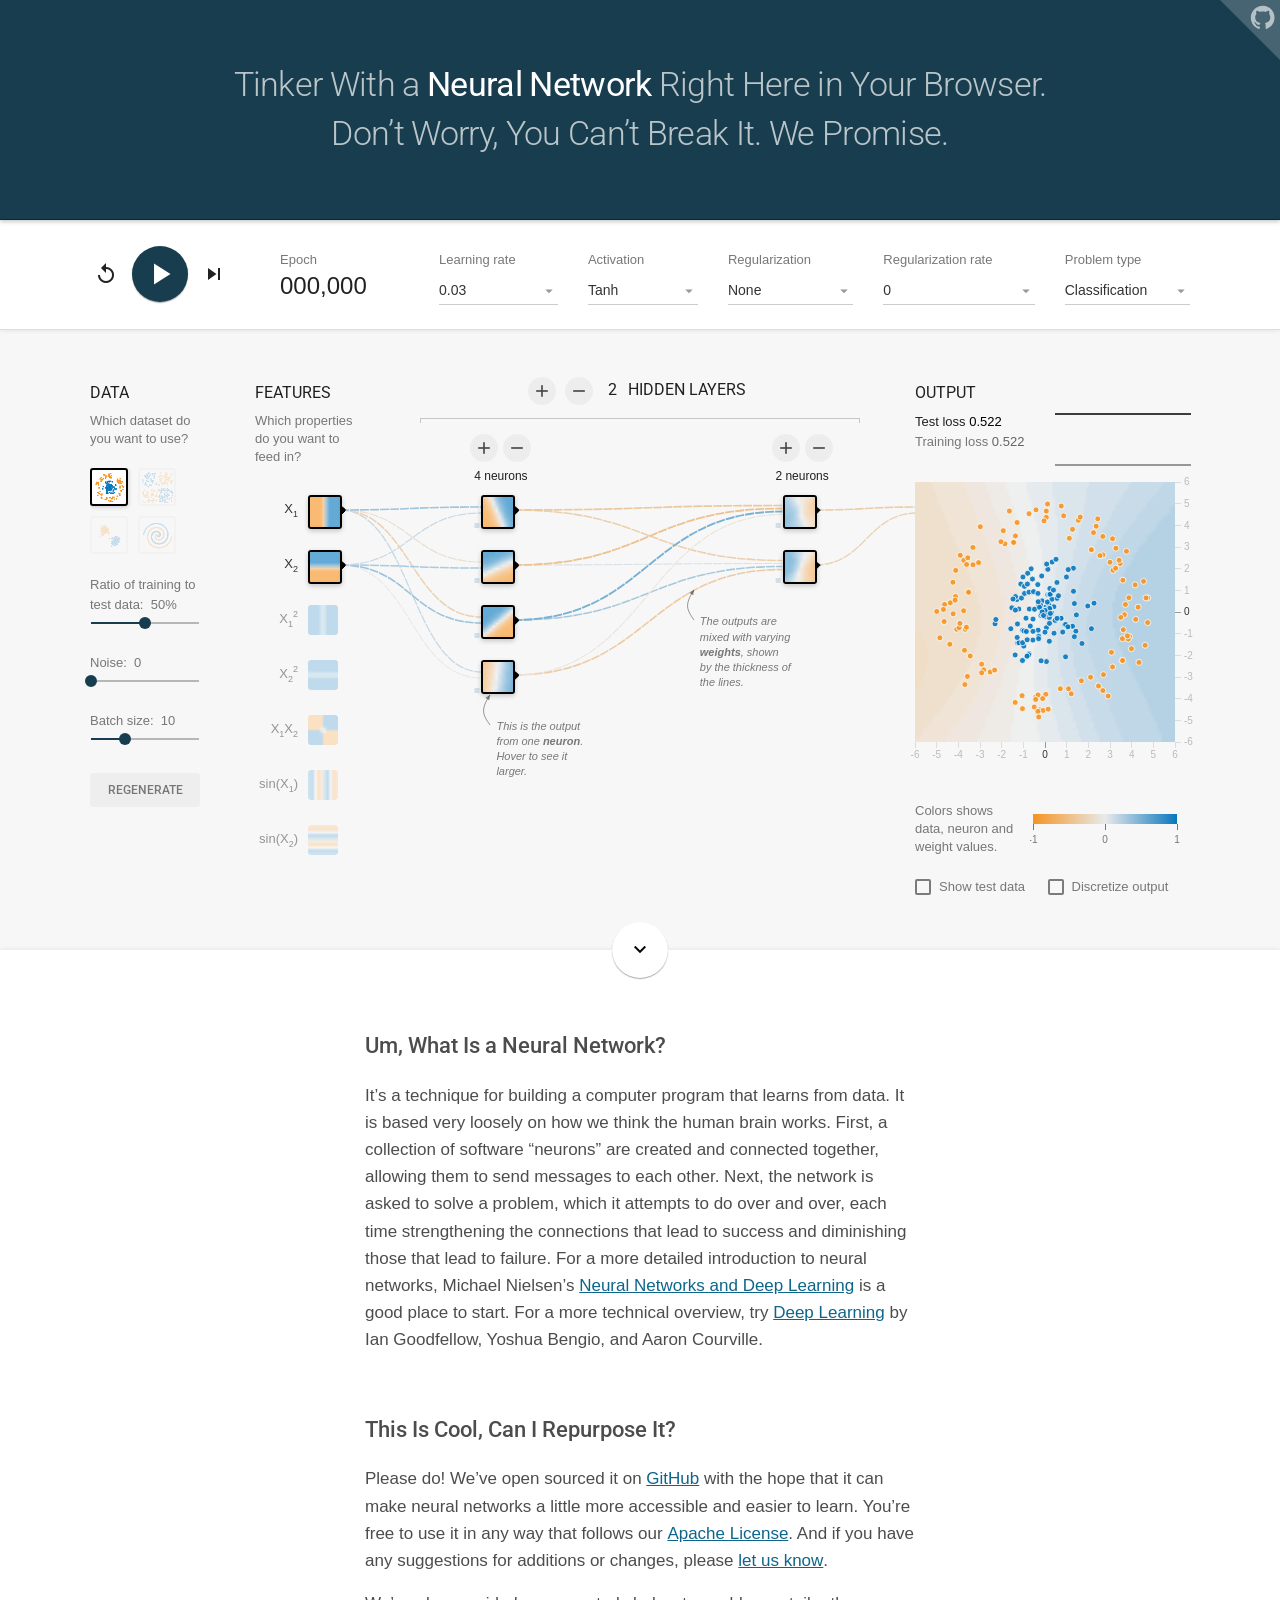
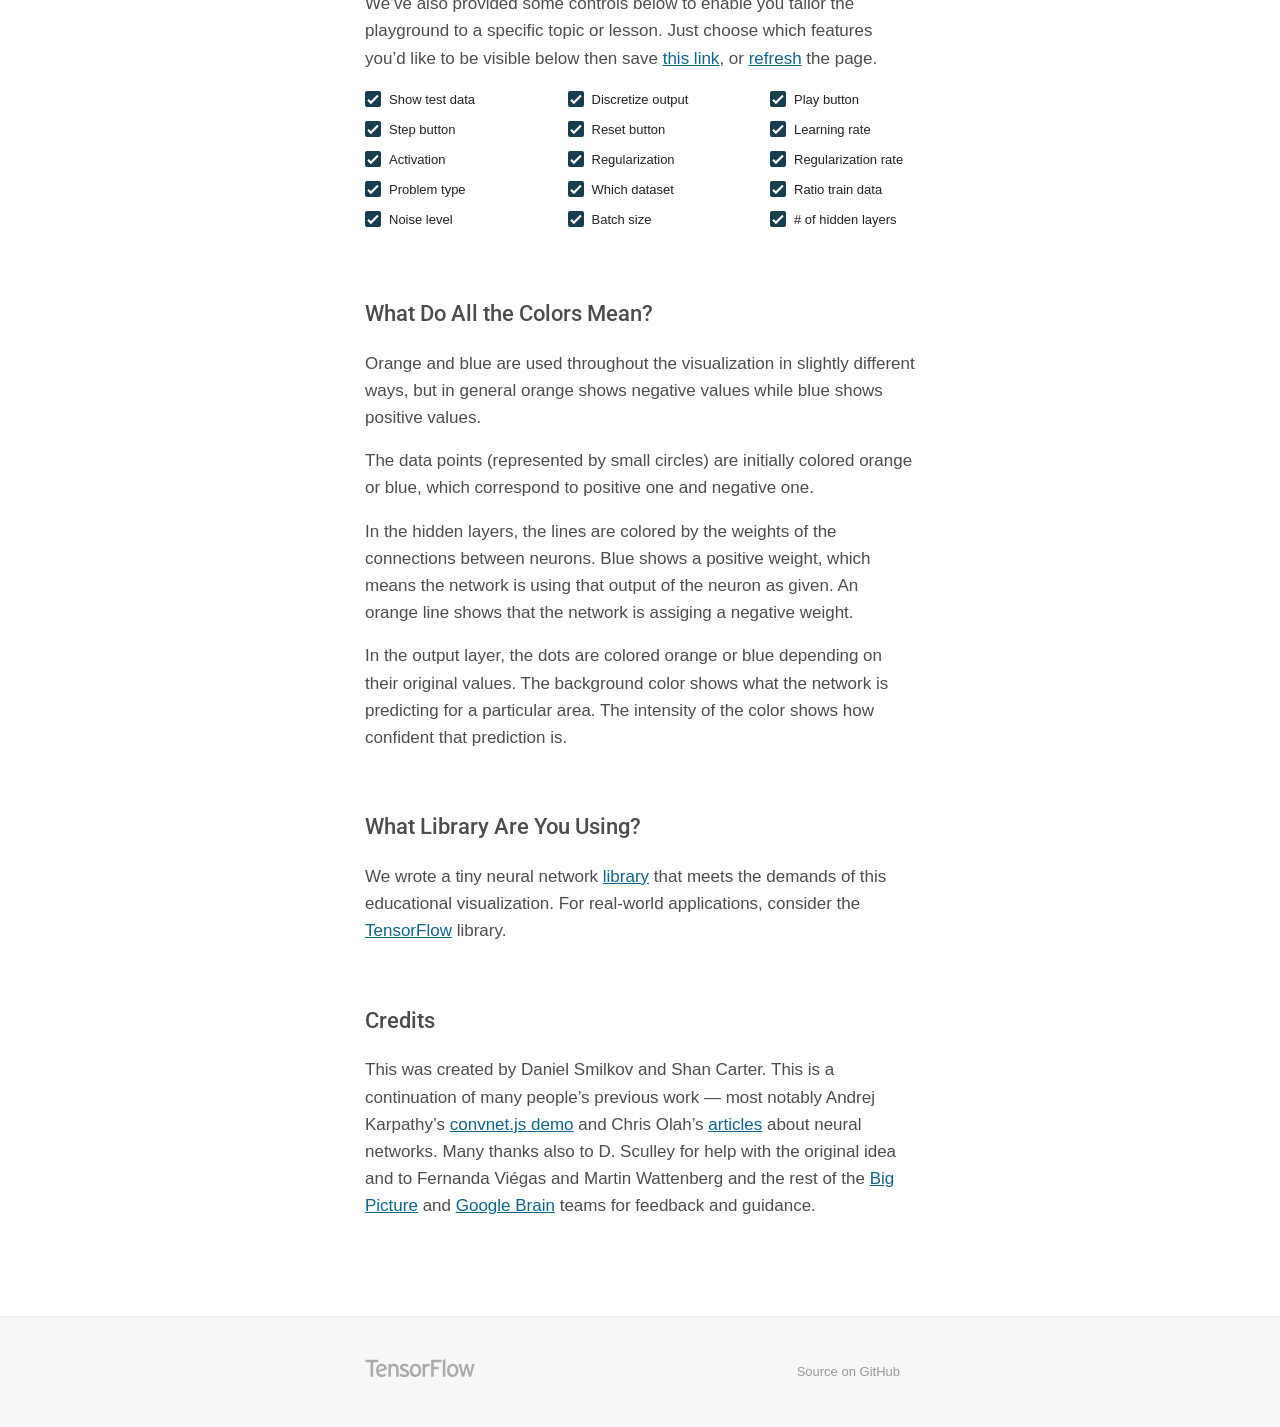
<file: third_party/tensorflow-playground/index.html>
<!doctype html>
<!-- Copyright 2016 Google Inc. All Rights Reserved.

Licensed under the Apache License, Version 2.0 (the "License");
you may not use this file except in compliance with the License.
You may obtain a copy of the License at

    http://www.apache.org/licenses/LICENSE-2.0

Unless required by applicable law or agreed to in writing, software
distributed under the License is distributed on an "AS IS" BASIS,
WITHOUT WARRANTIES OR CONDITIONS OF ANY KIND, either express or implied.
See the License for the specific language governing permissions and
limitations under the License.
==============================================================================-->
<html>
<head lang="en">
  <link rel="icon" type="image/png" href="favicon.png">
  <meta charset="utf-8">
  <meta name="viewport" content="width=1024">
  <meta name="keywords" content="neural networks,machine learning,javascript">

  <meta property="og:type" content="article"/>
  <meta property="og:title" content="Tensorflow — Neural Network Playground"/>
  <meta property="og:description" content="Tinker with a real neural network right here in your browser.">
  <meta property="og:url" content="http://playground.tensorflow.org"/>
  <meta property="og:image" content="http://playground.tensorflow.org/preview.png"/>

  <meta name="twitter:card" value="summary_large_image">
  <meta name="twitter:title" content="Tensorflow — Neural Network Playground">
  <meta name="twitter:description" content="Tinker with a real neural network right here in your browser.">
  <meta name="twitter:url" content="http://playground.tensorflow.org">
  <meta name="twitter:image" content="http://playground.tensorflow.org/preview.png">
  <meta name="twitter:image:width" content="560">
  <meta name="twitter:image:height" content="295">

  <meta name="author" content="Daniel Smilkov and Shan Carter">
  <title>A Neural Network Playground</title>
  <link rel="stylesheet" href="bundle.css" type="text/css">
  <link href="https://fonts.googleapis.com/css?family=Roboto:300,400,500|Material+Icons" rel="stylesheet" type="text/css">
  <script src="lib.js"></script>
</head>
<body>
  <!-- GitHub link -->
  <a class="github-link" href="https://github.com/tensorflow/playground" title="Source on GitHub">
    <svg xmlns="http://www.w3.org/2000/svg" xmlns:xlink="http://www.w3.org/1999/xlink" viewBox="0 0 60.5 60.5" width="60" height="60">
      <polygon class="bg" points="60.5,60.5 0,0 60.5,0 "/>
      <path class="icon" d="M43.1,5.8c-6.6,0-12,5.4-12,12c0,5.3,3.4,9.8,8.2,11.4c0.6,0.1,0.8-0.3,0.8-0.6c0-0.3,0-1,0-2c-3.3,0.7-4-1.6-4-1.6c-0.5-1.4-1.3-1.8-1.3-1.8c-1.1-0.7,0.1-0.7,0.1-0.7c1.2,0.1,1.8,1.2,1.8,1.2c1.1,1.8,2.8,1.3,3.5,1c0.1-0.8,0.4-1.3,0.8-1.6c-2.7-0.3-5.5-1.3-5.5-5.9c0-1.3,0.5-2.4,1.2-3.2c-0.1-0.3-0.5-1.5,0.1-3.2c0,0,1-0.3,3.3,1.2c1-0.3,2-0.4,3-0.4c1,0,2,0.1,3,0.4c2.3-1.6,3.3-1.2,3.3-1.2c0.7,1.7,0.2,2.9,0.1,3.2c0.8,0.8,1.2,1.9,1.2,3.2c0,4.6-2.8,5.6-5.5,5.9c0.4,0.4,0.8,1.1,0.8,2.2c0,1.6,0,2.9,0,3.3c0,0.3,0.2,0.7,0.8,0.6c4.8-1.6,8.2-6.1,8.2-11.4C55.1,11.2,49.7,5.8,43.1,5.8z"/>
    </svg>
  </a>
  <!-- Header -->
  <header>
    <h1 class="l--page">Tinker With a <b>Neural Network</b> <span class="optional">Right Here </span>in Your Browser.<br>Don’t Worry, You Can’t Break It. We Promise.</h1>
  </header>

  <!-- Top Controls -->
  <div id="top-controls">
    <div class="container l--page">
      <div class="timeline-controls">
        <button class="mdl-button mdl-js-button mdl-button--icon ui-resetButton" id="reset-button" title="Reset the network">
          <i class="material-icons">replay</i>
        </button>
        <button class="mdl-button mdl-js-button mdl-button--fab mdl-button--colored ui-playButton" id="play-pause-button" title="Run/Pause">
          <i class="material-icons">play_arrow</i>
          <i class="material-icons">pause</i>
        </button>
        <button class="mdl-button mdl-js-button mdl-button--icon ui-stepButton" id="next-step-button" title="Step">
          <i class="material-icons">skip_next</i>
        </button>
      </div>
      <div class="control">
        <span class="label">Epoch</span>
        <span class="value" id="iter-number"></span>
      </div>
      <div class="control ui-learningRate">
        <label for="learningRate">Learning rate</label>
        <div class="select">
          <select id="learningRate">
            <option value="0.00001">0.00001</option>
            <option value="0.0001">0.0001</option>
            <option value="0.001">0.001</option>
            <option value="0.003">0.003</option>
            <option value="0.01">0.01</option>
            <option value="0.03">0.03</option>
            <option value="0.1">0.1</option>
            <option value="0.3">0.3</option>
            <option value="1">1</option>
            <option value="3">3</option>
            <option value="10">10</option>
          </select>
        </div>
      </div>
      <div class="control ui-activation">
        <label for="activations">Activation</label>
        <div class="select">
          <select id="activations">
            <option value="relu">ReLU</option>
            <option value="tanh">Tanh</option>
            <option value="sigmoid">Sigmoid</option>
            <option value="linear">Linear</option>
          </select>
        </div>
      </div>
      <div class="control ui-regularization">
        <label for="regularizations">Regularization</label>
        <div class="select">
          <select id="regularizations">
            <option value="none">None</option>
            <option value="L1">L1</option>
            <option value="L2">L2</option>
          </select>
        </div>
      </div>
      <div class="control ui-regularizationRate">
        <label for="regularRate">Regularization rate</label>
        <div class="select">
          <select id="regularRate">
            <option value="0">0</option>
            <option value="0.001">0.001</option>
            <option value="0.003">0.003</option>
            <option value="0.01">0.01</option>
            <option value="0.03">0.03</option>
            <option value="0.1">0.1</option>
            <option value="0.3">0.3</option>
            <option value="1">1</option>
            <option value="3">3</option>
            <option value="10">10</option>
          </select>
        </div>
      </div>
      <div class="control ui-problem">
        <label for="problem">Problem type</label>
        <div class="select">
          <select id="problem">
            <option value="classification">Classification</option>
            <option value="regression">Regression</option>
          </select>
        </div>
      </div>
    </div>
  </div>

  <!-- Main Part -->
  <div id="main-part" class="l--page">

    <!--  Data Column-->
    <div class="column data">
      <h4>
        <span>Data</span>
      </h4>
      <div class="ui-dataset">
        <p>Which dataset do you want to use?</p>
        <div class="dataset-list">
          <div class="dataset" title="Circle">
            <canvas class="data-thumbnail" data-dataset="circle"></canvas>
          </div>
          <div class="dataset" title="Exclusive or">
            <canvas class="data-thumbnail" data-dataset="xor"></canvas>
          </div>
          <div class="dataset" title="Gaussian">
            <canvas class="data-thumbnail" data-dataset="gauss"></canvas>
          </div>
          <div class="dataset" title="Spiral">
            <canvas class="data-thumbnail" data-dataset="spiral"></canvas>
          </div>
          <div class="dataset" title="Plane">
            <canvas class="data-thumbnail" data-regDataset="reg-plane"></canvas>
          </div>
          <div class="dataset" title="Multi gaussian">
            <canvas class="data-thumbnail" data-regDataset="reg-gauss"></canvas>
          </div>
        </div>
      </div>
      <div>
        <div class="ui-percTrainData">
          <label for="percTrainData">Ratio of training to test data:&nbsp;&nbsp;<span class="value">XX</span>%</label>
          <p class="slider">
            <input class="mdl-slider mdl-js-slider" type="range" id="percTrainData" min="10" max="90" step="10">
          </p>
        </div>
        <div class="ui-noise">
          <label for="noise">Noise:&nbsp;&nbsp;<span class="value">XX</span></label>
          <p class="slider">
            <input class="mdl-slider mdl-js-slider" type="range" id="noise" min="0" max="50" step="5">
          </p>
        </div>
        <div class="ui-batchSize">
          <label for="batchSize">Batch size:&nbsp;&nbsp;<span class="value">XX</span></label>
          <p class="slider">
            <input class="mdl-slider mdl-js-slider" type="range" id="batchSize" min="1" max="30" step="1">
          </p>
        </div>
          <button class="basic-button" id="data-regen-button" title="Regenerate data">
            Regenerate
          </button>
      </div>
    </div>

    <!-- Features Column -->
    <div class="column features">
      <h4>Features</h4>
      <p>Which properties do you want to feed in?</p>
      <div id="network">
        <svg id="svg" width="510" height="450">
          <defs>
            <marker id="markerArrow" markerWidth="7" markerHeight="13" refX="1" refY="6" orient="auto" markerUnits="userSpaceOnUse">
              <path d="M2,11 L7,6 L2,2" />
            </marker>
          </defs>
        </svg>
        <!-- Hover card -->
        <div id="hovercard">
          <div style="font-size:10px">Click anywhere to edit.</div>
          <div><span class="type">Weight/Bias</span> is <span class="value">0.2</span><span><input type="number"/></span>.</div>
        </div>
        <div class="callout thumbnail">
          <svg viewBox="0 0 30 30">
            <defs>
              <marker id="arrow" markerWidth="5" markerHeight="5" refx="5" refy="2.5" orient="auto" markerUnits="userSpaceOnUse">
                <path d="M0,0 L5,2.5 L0,5 z"/>
              </marker>
            </defs>
            <path d="M12,30C5,20 2,15 12,0" marker-end="url(#arrow)">
          </svg>
          <div class="label">
            This is the output from one <b>neuron</b>. Hover to see it larger.
          </div>
        </div>
        <div class="callout weights">
          <svg viewBox="0 0 30 30">
            <defs>
              <marker id="arrow" markerWidth="5" markerHeight="5" refx="5" refy="2.5" orient="auto" markerUnits="userSpaceOnUse">
                <path d="M0,0 L5,2.5 L0,5 z"/>
              </marker>
            </defs>
            <path d="M12,30C5,20 2,15 12,0" marker-end="url(#arrow)">
          </svg>
          <div class="label">
            The outputs are mixed with varying <b>weights</b>, shown by the thickness of the lines.
          </div>
        </div>
      </div>
    </div>

    <!-- Hidden Layers Column -->
    <div class="column hidden-layers">
      <h4>
        <div class="ui-numHiddenLayers">
          <button id="add-layers" class="mdl-button mdl-js-button mdl-button--icon">
            <i class="material-icons">add</i>
          </button>
          <button id="remove-layers" class="mdl-button mdl-js-button mdl-button--icon">
            <i class="material-icons">remove</i>
          </button>
        </div>
        <span id="num-layers"></span>
        <span id="layers-label"></span>
      </h4>
      <div class="bracket"></div>
    </div>

    <!-- Output Column -->
    <div class="column output">
      <h4>Output</h4>
      <div class="metrics">
        <div class="output-stats ui-percTrainData">
          <span>Test loss</span>
          <div class="value" id="loss-test"></div>
        </div>
        <div class="output-stats train">
          <span>Training loss</span>
          <div class="value" id="loss-train"></div>
        </div>
        <div id="linechart"></div>
      </div>
      <div id="heatmap"></div>
      <div style="float:left;margin-top:20px">
        <div style="display:flex; align-items:center;">

          <!-- Gradient color scale -->
          <div class="label" style="width:105px; margin-right: 10px">
            Colors shows data, neuron and weight values.
          </div>
          <svg width="150" height="30" id="colormap">
            <defs>
              <linearGradient id="gradient" x1="0%" y1="100%" x2="100%" y2="100%">
                <stop offset="0%" stop-color="#f59322" stop-opacity="1"></stop>
                <stop offset="50%" stop-color="#e8eaeb" stop-opacity="1"></stop>
                <stop offset="100%" stop-color="#0877bd" stop-opacity="1"></stop>
              </linearGradient>
            </defs>
            <g class="core" transform="translate(3, 0)">
              <rect width="144" height="10" style="fill: url('#gradient');"></rect>
            </g>
          </svg>
        </div>
        <br/>
        <div style="display:flex;">
          <label class="ui-showTestData mdl-checkbox mdl-js-checkbox mdl-js-ripple-effect" for="show-test-data">
            <input type="checkbox" id="show-test-data" class="mdl-checkbox__input" checked>
            <span class="mdl-checkbox__label label">Show test data</span>
          </label>
          <label class="ui-discretize mdl-checkbox mdl-js-checkbox mdl-js-ripple-effect" for="discretize">
            <input type="checkbox" id="discretize" class="mdl-checkbox__input" checked>
            <span class="mdl-checkbox__label label">Discretize output</span>
          </label>
        </div>
      </div>
    </div>

  </div>

  <!-- More -->
  <div class="more">
    <!-- <button class="mdl-button mdl-js-button mdl-button--icon"><i class="material-icons">keyboard_arrow_down</i></button> -->
    <button class="mdl-button mdl-js-button mdl-button--fab">
      <i class="material-icons">keyboard_arrow_down</i>
    </button>
  </div>
  <!-- Article -->

  <article id="article-text">
    <div class="l--body">
      <h2>Um, What Is a Neural Network?</h2>
      <p>It’s a technique for building a computer program that learns from data. It is based very loosely on how we think the human brain works. First, a collection of software “neurons” are created and connected together, allowing them to send messages to each other. Next, the network is asked to solve a problem, which it attempts to do over and over, each time strengthening the connections that lead to success and diminishing those that lead to failure. For a more detailed introduction to neural networks, Michael Nielsen’s <a href="http://neuralnetworksanddeeplearning.com/index.html">Neural Networks and Deep Learning</a> is a good place to start. For a more technical overview, try <a href="http://www.deeplearningbook.org/">Deep Learning</a> by Ian Goodfellow, Yoshua Bengio, and Aaron Courville.</p>
    </div>

    <div class="l--body">
      <h2>This Is Cool, Can I Repurpose It?</h2>
      <p>Please do! We’ve open sourced it on <a href="https://github.com/tensorflow/playground">GitHub</a> with the hope that it can make neural networks a little more accessible and easier to learn. You’re free to use it in any way that follows our <a href="https://github.com/tensorflow/playground/blob/master/LICENSE">Apache License</a>. And if you have any suggestions for additions or changes, please <a href="https://github.com/tensorflow/playground/issues">let us know</a>.</p>
      <p>We’ve also provided some controls below to enable you tailor the playground to a specific topic or lesson. Just choose which features you’d like to be visible below then save <a class="hide-controls-link" href="#">this link</a>, or <a href="javascript:location.reload();">refresh</a> the page.</p>
      <div class="hide-controls"></div>
    </div>

    <div class="l--body">
      <h2>What Do All the Colors Mean?</h2>
      <p>Orange and blue are used throughout the visualization in slightly different ways, but in general orange shows negative values while blue shows positive values.</p>
      <p>The data points (represented by small circles) are initially colored orange or blue, which correspond to positive one and negative one.</p>
      <p>In the hidden layers, the lines are colored by the weights of the connections between neurons. Blue shows a positive weight, which means the network is using that output of the neuron as given. An orange line shows that the network is assiging a negative weight.</p>
      <p>In the output layer, the dots are colored orange or blue depending on their original values. The background color shows what the network is predicting for a particular area. The intensity of the color shows how confident that prediction is.</p>
    </div>

    <div class="l--body">
      <h2>What Library Are You Using?</h2>
      <p>We wrote a tiny neural network <a href="https://github.com/tensorflow/playground/blob/master/src/nn.ts">library</a>
      that meets the demands of this educational visualization. For real-world applications, consider the
      <a href="https://www.tensorflow.org/">TensorFlow</a> library.
      </p>
    </div>

    <div class="l--body">
      <h2>Credits</h2>
      <p>
        This was created by Daniel Smilkov and Shan Carter.
        This is a continuation of many people’s previous work — most notably Andrej Karpathy’s <a href="http://cs.stanford.edu/people/karpathy/convnetjs/demo/classify2d.html">convnet.js demo</a>
        and Chris Olah’s <a href="http://colah.github.io/posts/2014-03-NN-Manifolds-Topology/">articles</a> about neural networks.
        Many thanks also to D. Sculley for help with the original idea and to Fernanda Viégas and Martin Wattenberg and the rest of the
        <a href="https://research.google.com/bigpicture/">Big Picture</a> and <a href="https://research.google.com/teams/brain/">Google Brain</a> teams for feedback and guidance.
      </p>
    </div>
  </article>

  <!-- Footer -->
  <footer>
    <div class="l--body">
      <a href="https://www.tensorflow.org/" class="logo">
        <svg version="1.1" xmlns="http://www.w3.org/2000/svg" xmlns:xlink="http://www.w3.org/1999/xlink" viewBox="0 0 528 87" xml:space="preserve">
        	<path d="M37.4,15.5v70.3H25V15.5H1V3.4h60.4v12.1H37.4z"/>
        	<path d="M149,85.8v-35c0-12.5-4.7-16.9-12.7-16.9c-8.1,0-12.7,5.8-12.7,15.8v36.1h-12.1V24h12.1v5.9c3.1-4.5,9.2-7.2,15.5-7.2
        		c14.4,0,22,9.4,22,27.7v35.4H149z"/>
        	<path d="M188.7,87.1c-8.4,0-17.4-3.3-23.7-7.9l5.5-9.2c5.8,4,12.2,6.1,18,6.1c7.7,0,11.3-2.5,11.3-6.8c0-4.7-5.4-6.9-14.4-10.4
        		c-13.3-5.2-18.1-9.7-18.1-19.4c0-11.1,8.7-16.8,21.1-16.8c7.8,0,15.4,2.8,21,6.8l-5.3,9.3c-5.1-3.5-10.1-5.3-16-5.3
        		c-5.9,0-8.5,2.4-8.5,5.7c0,3.1,2.1,5.3,11.4,8.9c13.8,5.3,20.8,9.1,20.8,20.7C211.9,82.5,200.8,87.1,188.7,87.1z"/>
        	<path d="M242,87.1c-15.5,0-27.2-12.8-27.2-32.1c0-20.2,12-32.3,27.5-32.3c15.8,0,27.5,12.6,27.5,31.9
        		C269.9,75.1,257.9,87.1,242,87.1z M241.9,34.3c-9.2,0-14.8,8.1-14.8,20.4c0,13.5,6.2,21,15.4,21c9.2,0,15.2-9.3,15.2-20.6
        		C257.7,42.4,251.7,34.3,241.9,34.3z"/>
        	<path d="M310,36.8c-2.6-1.4-5.3-2.2-9.3-2.2c-7.7,0-12.1,5.4-12.1,15.9v35.3h-12.1V24h12.1v5.9c2.8-4.1,8-7.2,14.1-7.2
        		c4.9,0,8,0.9,10.5,2.6L310,36.8z"/>
        	<path d="M330.3,15.5v21.5H354v12.1h-23.7v36.6H318V3.4h50.3v12.1H330.3z"/>
        	<path d="M374.5,85.8V6.4L386.6,0v85.8H374.5z"/>
        	<path d="M421.9,87.1c-15.5,0-27.2-12.8-27.2-32.1c0-20.2,12-32.3,27.5-32.3c15.8,0,27.5,12.6,27.5,31.9
        		C449.8,75.1,437.7,87.1,421.9,87.1z M421.7,34.3c-9.2,0-14.8,8.1-14.8,20.4c0,13.5,6.2,21,15.4,21c9.2,0,15.2-9.3,15.2-20.6
        		C437.5,42.4,431.5,34.3,421.7,34.3z"/>
        	<path d="M510.9,85.8h-10.4l-8.4-31.2c-1.3-4.7-2.6-10.2-3.2-13.2c-0.6,2.9-1.9,8.6-3.2,13.3l-8.2,31.1h-10.4L450.3,24h12l7.3,30
        		c1.2,4.7,2.5,10.6,3.1,13.5c0.7-3.1,2.1-8.7,3.4-13.5l8.2-30h9.8l8.4,30.1c1.3,4.8,2.6,10.4,3.3,13.4c0.7-3.1,1.9-8.8,3.1-13.5
        		l7.3-30h12L510.9,85.8z"/>
        	<path d="M79.1,76.2c-6.7,0-12.7-4-14.9-13.2l40.5-12.2c-0.2-2.8-0.6-5.4-1.3-8c-3-11.6-11.1-20.1-24.7-20.1
        		c-16,0-27.1,11.3-27.1,32.3c0,20.5,12.2,32.1,26.7,32.1c9.4,0,15.9-2.9,21.3-8.1l-7.2-7.8C88.4,74.3,84.3,76.2,79.1,76.2z
        	 M78,33.7c7.9,0,12.1,4.5,13.8,10.5l-27.9,8.5l0-3.5C64.9,39.3,69.8,33.7,78,33.7z"/>
        </svg>
      </a>
      <div class="links">
        <a href="https://github.com/tensorflow/playground">Source on GitHub</a>
      </div>
    </div>
  </footer>
  <script src="bundle.js"></script>
  <!-- Google analytics -->
  <script>window.ga = function () {};</script>
</body>
</html>
</file>
<file: third_party/tensorflow-playground/bundle.css>
/**
 * material-design-lite - Material Design Components in CSS, JS and HTML
 * @version v1.3.0
 * @license Apache-2.0
 * @copyright 2015 Google, Inc.
 * @link https://github.com/google/material-design-lite
 */
@charset "UTF-8";html{color:rgba(0,0,0,.87)}::-moz-selection{background:#b3d4fc;text-shadow:none}::selection{background:#b3d4fc;text-shadow:none}hr{display:block;height:1px;border:0;border-top:1px solid #ccc;margin:1em 0;padding:0}audio,canvas,iframe,img,svg,video{vertical-align:middle}fieldset{border:0;margin:0;padding:0}textarea{resize:vertical}.browserupgrade{margin:.2em 0;background:#ccc;color:#000;padding:.2em 0}.hidden{display:none!important}.visuallyhidden{border:0;clip:rect(0 0 0 0);height:1px;margin:-1px;overflow:hidden;padding:0;position:absolute;width:1px}.visuallyhidden.focusable:active,.visuallyhidden.focusable:focus{clip:auto;height:auto;margin:0;overflow:visible;position:static;width:auto}.invisible{visibility:hidden}.clearfix:before,.clearfix:after{content:" ";display:table}.clearfix:after{clear:both}@media print{*,*:before,*:after,*:first-letter{background:transparent!important;color:#000!important;box-shadow:none!important}a,a:visited{text-decoration:underline}a[href]:after{content:" (" attr(href)")"}abbr[title]:after{content:" (" attr(title)")"}a[href^="#"]:after,a[href^="javascript:"]:after{content:""}pre,blockquote{border:1px solid #999;page-break-inside:avoid}thead{display:table-header-group}tr,img{page-break-inside:avoid}img{max-width:100%!important}p,h2,h3{orphans:3;widows:3}h2,h3{page-break-after:avoid}}a,.mdl-accordion,.mdl-button,.mdl-card,.mdl-checkbox,.mdl-dropdown-menu,.mdl-icon-toggle,.mdl-item,.mdl-radio,.mdl-slider,.mdl-switch,.mdl-tabs__tab{-webkit-tap-highlight-color:transparent;-webkit-tap-highlight-color:rgba(255,255,255,0)}html{width:100%;height:100%;-ms-touch-action:manipulation;touch-action:manipulation}body{width:100%;min-height:100%;margin:0}main{display:block}*[hidden]{display:none!important}html,body{font-family:"Helvetica","Arial",sans-serif;font-size:14px;font-weight:400;line-height:20px}h1,h2,h3,h4,h5,h6,p{padding:0}h1 small,h2 small,h3 small,h4 small,h5 small,h6 small{font-family:"Roboto","Helvetica","Arial",sans-serif;font-weight:400;line-height:1.35;letter-spacing:-.02em;opacity:.54;font-size:.6em}h1{font-size:56px;line-height:1.35;letter-spacing:-.02em;margin:24px 0}h1,h2{font-family:"Roboto","Helvetica","Arial",sans-serif;font-weight:400}h2{font-size:45px;line-height:48px}h2,h3{margin:24px 0}h3{font-size:34px;line-height:40px}h3,h4{font-family:"Roboto","Helvetica","Arial",sans-serif;font-weight:400}h4{font-size:24px;line-height:32px;-moz-osx-font-smoothing:grayscale;margin:24px 0 16px}h5{font-size:20px;font-weight:500;line-height:1;letter-spacing:.02em}h5,h6{font-family:"Roboto","Helvetica","Arial",sans-serif;margin:24px 0 16px}h6{font-size:16px;letter-spacing:.04em}h6,p{font-weight:400;line-height:24px}p{font-size:14px;letter-spacing:0;margin:0 0 16px}a{color:#ff4081;font-weight:500}blockquote{font-family:"Roboto","Helvetica","Arial",sans-serif;position:relative;font-size:24px;font-weight:300;font-style:italic;line-height:1.35;letter-spacing:.08em}blockquote:before{position:absolute;left:-.5em;content:'“'}blockquote:after{content:'”';margin-left:-.05em}mark{background-color:#f4ff81}dt{font-weight:700}address{font-size:12px;line-height:1;font-style:normal}address,ul,ol{font-weight:400;letter-spacing:0}ul,ol{font-size:14px;line-height:24px}.mdl-typography--display-4,.mdl-typography--display-4-color-contrast{font-family:"Roboto","Helvetica","Arial",sans-serif;font-size:112px;font-weight:300;line-height:1;letter-spacing:-.04em}.mdl-typography--display-4-color-contrast{opacity:.54}.mdl-typography--display-3,.mdl-typography--display-3-color-contrast{font-family:"Roboto","Helvetica","Arial",sans-serif;font-size:56px;font-weight:400;line-height:1.35;letter-spacing:-.02em}.mdl-typography--display-3-color-contrast{opacity:.54}.mdl-typography--display-2,.mdl-typography--display-2-color-contrast{font-family:"Roboto","Helvetica","Arial",sans-serif;font-size:45px;font-weight:400;line-height:48px}.mdl-typography--display-2-color-contrast{opacity:.54}.mdl-typography--display-1,.mdl-typography--display-1-color-contrast{font-family:"Roboto","Helvetica","Arial",sans-serif;font-size:34px;font-weight:400;line-height:40px}.mdl-typography--display-1-color-contrast{opacity:.54}.mdl-typography--headline,.mdl-typography--headline-color-contrast{font-family:"Roboto","Helvetica","Arial",sans-serif;font-size:24px;font-weight:400;line-height:32px;-moz-osx-font-smoothing:grayscale}.mdl-typography--headline-color-contrast{opacity:.87}.mdl-typography--title,.mdl-typography--title-color-contrast{font-family:"Roboto","Helvetica","Arial",sans-serif;font-size:20px;font-weight:500;line-height:1;letter-spacing:.02em}.mdl-typography--title-color-contrast{opacity:.87}.mdl-typography--subhead,.mdl-typography--subhead-color-contrast{font-family:"Roboto","Helvetica","Arial",sans-serif;font-size:16px;font-weight:400;line-height:24px;letter-spacing:.04em}.mdl-typography--subhead-color-contrast{opacity:.87}.mdl-typography--body-2,.mdl-typography--body-2-color-contrast{font-size:14px;font-weight:700;line-height:24px;letter-spacing:0}.mdl-typography--body-2-color-contrast{opacity:.87}.mdl-typography--body-1,.mdl-typography--body-1-color-contrast{font-size:14px;font-weight:400;line-height:24px;letter-spacing:0}.mdl-typography--body-1-color-contrast{opacity:.87}.mdl-typography--body-2-force-preferred-font,.mdl-typography--body-2-force-preferred-font-color-contrast{font-family:"Roboto","Helvetica","Arial",sans-serif;font-size:14px;font-weight:500;line-height:24px;letter-spacing:0}.mdl-typography--body-2-force-preferred-font-color-contrast{opacity:.87}.mdl-typography--body-1-force-preferred-font,.mdl-typography--body-1-force-preferred-font-color-contrast{font-family:"Roboto","Helvetica","Arial",sans-serif;font-size:14px;font-weight:400;line-height:24px;letter-spacing:0}.mdl-typography--body-1-force-preferred-font-color-contrast{opacity:.87}.mdl-typography--caption,.mdl-typography--caption-force-preferred-font{font-size:12px;font-weight:400;line-height:1;letter-spacing:0}.mdl-typography--caption-force-preferred-font{font-family:"Roboto","Helvetica","Arial",sans-serif}.mdl-typography--caption-color-contrast,.mdl-typography--caption-force-preferred-font-color-contrast{font-size:12px;font-weight:400;line-height:1;letter-spacing:0;opacity:.54}.mdl-typography--caption-force-preferred-font-color-contrast,.mdl-typography--menu{font-family:"Roboto","Helvetica","Arial",sans-serif}.mdl-typography--menu{font-size:14px;font-weight:500;line-height:1;letter-spacing:0}.mdl-typography--menu-color-contrast{opacity:.87}.mdl-typography--menu-color-contrast,.mdl-typography--button,.mdl-typography--button-color-contrast{font-family:"Roboto","Helvetica","Arial",sans-serif;font-size:14px;font-weight:500;line-height:1;letter-spacing:0}.mdl-typography--button,.mdl-typography--button-color-contrast{text-transform:uppercase}.mdl-typography--button-color-contrast{opacity:.87}.mdl-typography--text-left{text-align:left}.mdl-typography--text-right{text-align:right}.mdl-typography--text-center{text-align:center}.mdl-typography--text-justify{text-align:justify}.mdl-typography--text-nowrap{white-space:nowrap}.mdl-typography--text-lowercase{text-transform:lowercase}.mdl-typography--text-uppercase{text-transform:uppercase}.mdl-typography--text-capitalize{text-transform:capitalize}.mdl-typography--font-thin{font-weight:200!important}.mdl-typography--font-light{font-weight:300!important}.mdl-typography--font-regular{font-weight:400!important}.mdl-typography--font-medium{font-weight:500!important}.mdl-typography--font-bold{font-weight:700!important}.mdl-typography--font-black{font-weight:900!important}.material-icons{font-family:'Material Icons';font-weight:400;font-style:normal;font-size:24px;line-height:1;letter-spacing:normal;text-transform:none;display:inline-block;word-wrap:normal;-moz-font-feature-settings:'liga';font-feature-settings:'liga';-webkit-font-feature-settings:'liga';-webkit-font-smoothing:antialiased}.mdl-color-text--red{color:#f44336 !important}.mdl-color--red{background-color:#f44336 !important}.mdl-color-text--red-50{color:#ffebee !important}.mdl-color--red-50{background-color:#ffebee !important}.mdl-color-text--red-100{color:#ffcdd2 !important}.mdl-color--red-100{background-color:#ffcdd2 !important}.mdl-color-text--red-200{color:#ef9a9a !important}.mdl-color--red-200{background-color:#ef9a9a !important}.mdl-color-text--red-300{color:#e57373 !important}.mdl-color--red-300{background-color:#e57373 !important}.mdl-color-text--red-400{color:#ef5350 !important}.mdl-color--red-400{background-color:#ef5350 !important}.mdl-color-text--red-500{color:#f44336 !important}.mdl-color--red-500{background-color:#f44336 !important}.mdl-color-text--red-600{color:#e53935 !important}.mdl-color--red-600{background-color:#e53935 !important}.mdl-color-text--red-700{color:#d32f2f !important}.mdl-color--red-700{background-color:#d32f2f !important}.mdl-color-text--red-800{color:#c62828 !important}.mdl-color--red-800{background-color:#c62828 !important}.mdl-color-text--red-900{color:#b71c1c !important}.mdl-color--red-900{background-color:#b71c1c !important}.mdl-color-text--red-A100{color:#ff8a80 !important}.mdl-color--red-A100{background-color:#ff8a80 !important}.mdl-color-text--red-A200{color:#ff5252 !important}.mdl-color--red-A200{background-color:#ff5252 !important}.mdl-color-text--red-A400{color:#ff1744 !important}.mdl-color--red-A400{background-color:#ff1744 !important}.mdl-color-text--red-A700{color:#d50000 !important}.mdl-color--red-A700{background-color:#d50000 !important}.mdl-color-text--pink{color:#e91e63 !important}.mdl-color--pink{background-color:#e91e63 !important}.mdl-color-text--pink-50{color:#fce4ec !important}.mdl-color--pink-50{background-color:#fce4ec !important}.mdl-color-text--pink-100{color:#f8bbd0 !important}.mdl-color--pink-100{background-color:#f8bbd0 !important}.mdl-color-text--pink-200{color:#f48fb1 !important}.mdl-color--pink-200{background-color:#f48fb1 !important}.mdl-color-text--pink-300{color:#f06292 !important}.mdl-color--pink-300{background-color:#f06292 !important}.mdl-color-text--pink-400{color:#ec407a !important}.mdl-color--pink-400{background-color:#ec407a !important}.mdl-color-text--pink-500{color:#e91e63 !important}.mdl-color--pink-500{background-color:#e91e63 !important}.mdl-color-text--pink-600{color:#d81b60 !important}.mdl-color--pink-600{background-color:#d81b60 !important}.mdl-color-text--pink-700{color:#c2185b !important}.mdl-color--pink-700{background-color:#c2185b !important}.mdl-color-text--pink-800{color:#ad1457 !important}.mdl-color--pink-800{background-color:#ad1457 !important}.mdl-color-text--pink-900{color:#880e4f !important}.mdl-color--pink-900{background-color:#880e4f !important}.mdl-color-text--pink-A100{color:#ff80ab !important}.mdl-color--pink-A100{background-color:#ff80ab !important}.mdl-color-text--pink-A200{color:#ff4081 !important}.mdl-color--pink-A200{background-color:#ff4081 !important}.mdl-color-text--pink-A400{color:#f50057 !important}.mdl-color--pink-A400{background-color:#f50057 !important}.mdl-color-text--pink-A700{color:#c51162 !important}.mdl-color--pink-A700{background-color:#c51162 !important}.mdl-color-text--purple{color:#9c27b0 !important}.mdl-color--purple{background-color:#9c27b0 !important}.mdl-color-text--purple-50{color:#f3e5f5 !important}.mdl-color--purple-50{background-color:#f3e5f5 !important}.mdl-color-text--purple-100{color:#e1bee7 !important}.mdl-color--purple-100{background-color:#e1bee7 !important}.mdl-color-text--purple-200{color:#ce93d8 !important}.mdl-color--purple-200{background-color:#ce93d8 !important}.mdl-color-text--purple-300{color:#ba68c8 !important}.mdl-color--purple-300{background-color:#ba68c8 !important}.mdl-color-text--purple-400{color:#ab47bc !important}.mdl-color--purple-400{background-color:#ab47bc !important}.mdl-color-text--purple-500{color:#9c27b0 !important}.mdl-color--purple-500{background-color:#9c27b0 !important}.mdl-color-text--purple-600{color:#8e24aa !important}.mdl-color--purple-600{background-color:#8e24aa !important}.mdl-color-text--purple-700{color:#7b1fa2 !important}.mdl-color--purple-700{background-color:#7b1fa2 !important}.mdl-color-text--purple-800{color:#6a1b9a !important}.mdl-color--purple-800{background-color:#6a1b9a !important}.mdl-color-text--purple-900{color:#4a148c !important}.mdl-color--purple-900{background-color:#4a148c !important}.mdl-color-text--purple-A100{color:#ea80fc !important}.mdl-color--purple-A100{background-color:#ea80fc !important}.mdl-color-text--purple-A200{color:#e040fb !important}.mdl-color--purple-A200{background-color:#e040fb !important}.mdl-color-text--purple-A400{color:#d500f9 !important}.mdl-color--purple-A400{background-color:#d500f9 !important}.mdl-color-text--purple-A700{color:#a0f !important}.mdl-color--purple-A700{background-color:#a0f !important}.mdl-color-text--deep-purple{color:#673ab7 !important}.mdl-color--deep-purple{background-color:#673ab7 !important}.mdl-color-text--deep-purple-50{color:#ede7f6 !important}.mdl-color--deep-purple-50{background-color:#ede7f6 !important}.mdl-color-text--deep-purple-100{color:#d1c4e9 !important}.mdl-color--deep-purple-100{background-color:#d1c4e9 !important}.mdl-color-text--deep-purple-200{color:#b39ddb !important}.mdl-color--deep-purple-200{background-color:#b39ddb !important}.mdl-color-text--deep-purple-300{color:#9575cd !important}.mdl-color--deep-purple-300{background-color:#9575cd !important}.mdl-color-text--deep-purple-400{color:#7e57c2 !important}.mdl-color--deep-purple-400{background-color:#7e57c2 !important}.mdl-color-text--deep-purple-500{color:#673ab7 !important}.mdl-color--deep-purple-500{background-color:#673ab7 !important}.mdl-color-text--deep-purple-600{color:#5e35b1 !important}.mdl-color--deep-purple-600{background-color:#5e35b1 !important}.mdl-color-text--deep-purple-700{color:#512da8 !important}.mdl-color--deep-purple-700{background-color:#512da8 !important}.mdl-color-text--deep-purple-800{color:#4527a0 !important}.mdl-color--deep-purple-800{background-color:#4527a0 !important}.mdl-color-text--deep-purple-900{color:#311b92 !important}.mdl-color--deep-purple-900{background-color:#311b92 !important}.mdl-color-text--deep-purple-A100{color:#b388ff !important}.mdl-color--deep-purple-A100{background-color:#b388ff !important}.mdl-color-text--deep-purple-A200{color:#7c4dff !important}.mdl-color--deep-purple-A200{background-color:#7c4dff !important}.mdl-color-text--deep-purple-A400{color:#651fff !important}.mdl-color--deep-purple-A400{background-color:#651fff !important}.mdl-color-text--deep-purple-A700{color:#6200ea !important}.mdl-color--deep-purple-A700{background-color:#6200ea !important}.mdl-color-text--indigo{color:#3f51b5 !important}.mdl-color--indigo{background-color:#3f51b5 !important}.mdl-color-text--indigo-50{color:#e8eaf6 !important}.mdl-color--indigo-50{background-color:#e8eaf6 !important}.mdl-color-text--indigo-100{color:#c5cae9 !important}.mdl-color--indigo-100{background-color:#c5cae9 !important}.mdl-color-text--indigo-200{color:#9fa8da !important}.mdl-color--indigo-200{background-color:#9fa8da !important}.mdl-color-text--indigo-300{color:#7986cb !important}.mdl-color--indigo-300{background-color:#7986cb !important}.mdl-color-text--indigo-400{color:#5c6bc0 !important}.mdl-color--indigo-400{background-color:#5c6bc0 !important}.mdl-color-text--indigo-500{color:#3f51b5 !important}.mdl-color--indigo-500{background-color:#3f51b5 !important}.mdl-color-text--indigo-600{color:#3949ab !important}.mdl-color--indigo-600{background-color:#3949ab !important}.mdl-color-text--indigo-700{color:#303f9f !important}.mdl-color--indigo-700{background-color:#303f9f !important}.mdl-color-text--indigo-800{color:#283593 !important}.mdl-color--indigo-800{background-color:#283593 !important}.mdl-color-text--indigo-900{color:#1a237e !important}.mdl-color--indigo-900{background-color:#1a237e !important}.mdl-color-text--indigo-A100{color:#8c9eff !important}.mdl-color--indigo-A100{background-color:#8c9eff !important}.mdl-color-text--indigo-A200{color:#536dfe !important}.mdl-color--indigo-A200{background-color:#536dfe !important}.mdl-color-text--indigo-A400{color:#3d5afe !important}.mdl-color--indigo-A400{background-color:#3d5afe !important}.mdl-color-text--indigo-A700{color:#304ffe !important}.mdl-color--indigo-A700{background-color:#304ffe !important}.mdl-color-text--blue{color:#2196f3 !important}.mdl-color--blue{background-color:#2196f3 !important}.mdl-color-text--blue-50{color:#e3f2fd !important}.mdl-color--blue-50{background-color:#e3f2fd !important}.mdl-color-text--blue-100{color:#bbdefb !important}.mdl-color--blue-100{background-color:#bbdefb !important}.mdl-color-text--blue-200{color:#90caf9 !important}.mdl-color--blue-200{background-color:#90caf9 !important}.mdl-color-text--blue-300{color:#64b5f6 !important}.mdl-color--blue-300{background-color:#64b5f6 !important}.mdl-color-text--blue-400{color:#42a5f5 !important}.mdl-color--blue-400{background-color:#42a5f5 !important}.mdl-color-text--blue-500{color:#2196f3 !important}.mdl-color--blue-500{background-color:#2196f3 !important}.mdl-color-text--blue-600{color:#1e88e5 !important}.mdl-color--blue-600{background-color:#1e88e5 !important}.mdl-color-text--blue-700{color:#1976d2 !important}.mdl-color--blue-700{background-color:#1976d2 !important}.mdl-color-text--blue-800{color:#1565c0 !important}.mdl-color--blue-800{background-color:#1565c0 !important}.mdl-color-text--blue-900{color:#0d47a1 !important}.mdl-color--blue-900{background-color:#0d47a1 !important}.mdl-color-text--blue-A100{color:#82b1ff !important}.mdl-color--blue-A100{background-color:#82b1ff !important}.mdl-color-text--blue-A200{color:#448aff !important}.mdl-color--blue-A200{background-color:#448aff !important}.mdl-color-text--blue-A400{color:#2979ff !important}.mdl-color--blue-A400{background-color:#2979ff !important}.mdl-color-text--blue-A700{color:#2962ff !important}.mdl-color--blue-A700{background-color:#2962ff !important}.mdl-color-text--light-blue{color:#03a9f4 !important}.mdl-color--light-blue{background-color:#03a9f4 !important}.mdl-color-text--light-blue-50{color:#e1f5fe !important}.mdl-color--light-blue-50{background-color:#e1f5fe !important}.mdl-color-text--light-blue-100{color:#b3e5fc !important}.mdl-color--light-blue-100{background-color:#b3e5fc !important}.mdl-color-text--light-blue-200{color:#81d4fa !important}.mdl-color--light-blue-200{background-color:#81d4fa !important}.mdl-color-text--light-blue-300{color:#4fc3f7 !important}.mdl-color--light-blue-300{background-color:#4fc3f7 !important}.mdl-color-text--light-blue-400{color:#29b6f6 !important}.mdl-color--light-blue-400{background-color:#29b6f6 !important}.mdl-color-text--light-blue-500{color:#03a9f4 !important}.mdl-color--light-blue-500{background-color:#03a9f4 !important}.mdl-color-text--light-blue-600{color:#039be5 !important}.mdl-color--light-blue-600{background-color:#039be5 !important}.mdl-color-text--light-blue-700{color:#0288d1 !important}.mdl-color--light-blue-700{background-color:#0288d1 !important}.mdl-color-text--light-blue-800{color:#0277bd !important}.mdl-color--light-blue-800{background-color:#0277bd !important}.mdl-color-text--light-blue-900{color:#01579b !important}.mdl-color--light-blue-900{background-color:#01579b !important}.mdl-color-text--light-blue-A100{color:#80d8ff !important}.mdl-color--light-blue-A100{background-color:#80d8ff !important}.mdl-color-text--light-blue-A200{color:#40c4ff !important}.mdl-color--light-blue-A200{background-color:#40c4ff !important}.mdl-color-text--light-blue-A400{color:#00b0ff !important}.mdl-color--light-blue-A400{background-color:#00b0ff !important}.mdl-color-text--light-blue-A700{color:#0091ea !important}.mdl-color--light-blue-A700{background-color:#0091ea !important}.mdl-color-text--cyan{color:#00bcd4 !important}.mdl-color--cyan{background-color:#00bcd4 !important}.mdl-color-text--cyan-50{color:#e0f7fa !important}.mdl-color--cyan-50{background-color:#e0f7fa !important}.mdl-color-text--cyan-100{color:#b2ebf2 !important}.mdl-color--cyan-100{background-color:#b2ebf2 !important}.mdl-color-text--cyan-200{color:#80deea !important}.mdl-color--cyan-200{background-color:#80deea !important}.mdl-color-text--cyan-300{color:#4dd0e1 !important}.mdl-color--cyan-300{background-color:#4dd0e1 !important}.mdl-color-text--cyan-400{color:#26c6da !important}.mdl-color--cyan-400{background-color:#26c6da !important}.mdl-color-text--cyan-500{color:#00bcd4 !important}.mdl-color--cyan-500{background-color:#00bcd4 !important}.mdl-color-text--cyan-600{color:#00acc1 !important}.mdl-color--cyan-600{background-color:#00acc1 !important}.mdl-color-text--cyan-700{color:#0097a7 !important}.mdl-color--cyan-700{background-color:#0097a7 !important}.mdl-color-text--cyan-800{color:#00838f !important}.mdl-color--cyan-800{background-color:#00838f !important}.mdl-color-text--cyan-900{color:#006064 !important}.mdl-color--cyan-900{background-color:#006064 !important}.mdl-color-text--cyan-A100{color:#84ffff !important}.mdl-color--cyan-A100{background-color:#84ffff !important}.mdl-color-text--cyan-A200{color:#18ffff !important}.mdl-color--cyan-A200{background-color:#18ffff !important}.mdl-color-text--cyan-A400{color:#00e5ff !important}.mdl-color--cyan-A400{background-color:#00e5ff !important}.mdl-color-text--cyan-A700{color:#00b8d4 !important}.mdl-color--cyan-A700{background-color:#00b8d4 !important}.mdl-color-text--teal{color:#009688 !important}.mdl-color--teal{background-color:#009688 !important}.mdl-color-text--teal-50{color:#e0f2f1 !important}.mdl-color--teal-50{background-color:#e0f2f1 !important}.mdl-color-text--teal-100{color:#b2dfdb !important}.mdl-color--teal-100{background-color:#b2dfdb !important}.mdl-color-text--teal-200{color:#80cbc4 !important}.mdl-color--teal-200{background-color:#80cbc4 !important}.mdl-color-text--teal-300{color:#4db6ac !important}.mdl-color--teal-300{background-color:#4db6ac !important}.mdl-color-text--teal-400{color:#26a69a !important}.mdl-color--teal-400{background-color:#26a69a !important}.mdl-color-text--teal-500{color:#009688 !important}.mdl-color--teal-500{background-color:#009688 !important}.mdl-color-text--teal-600{color:#00897b !important}.mdl-color--teal-600{background-color:#00897b !important}.mdl-color-text--teal-700{color:#00796b !important}.mdl-color--teal-700{background-color:#00796b !important}.mdl-color-text--teal-800{color:#00695c !important}.mdl-color--teal-800{background-color:#00695c !important}.mdl-color-text--teal-900{color:#004d40 !important}.mdl-color--teal-900{background-color:#004d40 !important}.mdl-color-text--teal-A100{color:#a7ffeb !important}.mdl-color--teal-A100{background-color:#a7ffeb !important}.mdl-color-text--teal-A200{color:#64ffda !important}.mdl-color--teal-A200{background-color:#64ffda !important}.mdl-color-text--teal-A400{color:#1de9b6 !important}.mdl-color--teal-A400{background-color:#1de9b6 !important}.mdl-color-text--teal-A700{color:#00bfa5 !important}.mdl-color--teal-A700{background-color:#00bfa5 !important}.mdl-color-text--green{color:#4caf50 !important}.mdl-color--green{background-color:#4caf50 !important}.mdl-color-text--green-50{color:#e8f5e9 !important}.mdl-color--green-50{background-color:#e8f5e9 !important}.mdl-color-text--green-100{color:#c8e6c9 !important}.mdl-color--green-100{background-color:#c8e6c9 !important}.mdl-color-text--green-200{color:#a5d6a7 !important}.mdl-color--green-200{background-color:#a5d6a7 !important}.mdl-color-text--green-300{color:#81c784 !important}.mdl-color--green-300{background-color:#81c784 !important}.mdl-color-text--green-400{color:#66bb6a !important}.mdl-color--green-400{background-color:#66bb6a !important}.mdl-color-text--green-500{color:#4caf50 !important}.mdl-color--green-500{background-color:#4caf50 !important}.mdl-color-text--green-600{color:#43a047 !important}.mdl-color--green-600{background-color:#43a047 !important}.mdl-color-text--green-700{color:#388e3c !important}.mdl-color--green-700{background-color:#388e3c !important}.mdl-color-text--green-800{color:#2e7d32 !important}.mdl-color--green-800{background-color:#2e7d32 !important}.mdl-color-text--green-900{color:#1b5e20 !important}.mdl-color--green-900{background-color:#1b5e20 !important}.mdl-color-text--green-A100{color:#b9f6ca !important}.mdl-color--green-A100{background-color:#b9f6ca !important}.mdl-color-text--green-A200{color:#69f0ae !important}.mdl-color--green-A200{background-color:#69f0ae !important}.mdl-color-text--green-A400{color:#00e676 !important}.mdl-color--green-A400{background-color:#00e676 !important}.mdl-color-text--green-A700{color:#00c853 !important}.mdl-color--green-A700{background-color:#00c853 !important}.mdl-color-text--light-green{color:#8bc34a !important}.mdl-color--light-green{background-color:#8bc34a !important}.mdl-color-text--light-green-50{color:#f1f8e9 !important}.mdl-color--light-green-50{background-color:#f1f8e9 !important}.mdl-color-text--light-green-100{color:#dcedc8 !important}.mdl-color--light-green-100{background-color:#dcedc8 !important}.mdl-color-text--light-green-200{color:#c5e1a5 !important}.mdl-color--light-green-200{background-color:#c5e1a5 !important}.mdl-color-text--light-green-300{color:#aed581 !important}.mdl-color--light-green-300{background-color:#aed581 !important}.mdl-color-text--light-green-400{color:#9ccc65 !important}.mdl-color--light-green-400{background-color:#9ccc65 !important}.mdl-color-text--light-green-500{color:#8bc34a !important}.mdl-color--light-green-500{background-color:#8bc34a !important}.mdl-color-text--light-green-600{color:#7cb342 !important}.mdl-color--light-green-600{background-color:#7cb342 !important}.mdl-color-text--light-green-700{color:#689f38 !important}.mdl-color--light-green-700{background-color:#689f38 !important}.mdl-color-text--light-green-800{color:#558b2f !important}.mdl-color--light-green-800{background-color:#558b2f !important}.mdl-color-text--light-green-900{color:#33691e !important}.mdl-color--light-green-900{background-color:#33691e !important}.mdl-color-text--light-green-A100{color:#ccff90 !important}.mdl-color--light-green-A100{background-color:#ccff90 !important}.mdl-color-text--light-green-A200{color:#b2ff59 !important}.mdl-color--light-green-A200{background-color:#b2ff59 !important}.mdl-color-text--light-green-A400{color:#76ff03 !important}.mdl-color--light-green-A400{background-color:#76ff03 !important}.mdl-color-text--light-green-A700{color:#64dd17 !important}.mdl-color--light-green-A700{background-color:#64dd17 !important}.mdl-color-text--lime{color:#cddc39 !important}.mdl-color--lime{background-color:#cddc39 !important}.mdl-color-text--lime-50{color:#f9fbe7 !important}.mdl-color--lime-50{background-color:#f9fbe7 !important}.mdl-color-text--lime-100{color:#f0f4c3 !important}.mdl-color--lime-100{background-color:#f0f4c3 !important}.mdl-color-text--lime-200{color:#e6ee9c !important}.mdl-color--lime-200{background-color:#e6ee9c !important}.mdl-color-text--lime-300{color:#dce775 !important}.mdl-color--lime-300{background-color:#dce775 !important}.mdl-color-text--lime-400{color:#d4e157 !important}.mdl-color--lime-400{background-color:#d4e157 !important}.mdl-color-text--lime-500{color:#cddc39 !important}.mdl-color--lime-500{background-color:#cddc39 !important}.mdl-color-text--lime-600{color:#c0ca33 !important}.mdl-color--lime-600{background-color:#c0ca33 !important}.mdl-color-text--lime-700{color:#afb42b !important}.mdl-color--lime-700{background-color:#afb42b !important}.mdl-color-text--lime-800{color:#9e9d24 !important}.mdl-color--lime-800{background-color:#9e9d24 !important}.mdl-color-text--lime-900{color:#827717 !important}.mdl-color--lime-900{background-color:#827717 !important}.mdl-color-text--lime-A100{color:#f4ff81 !important}.mdl-color--lime-A100{background-color:#f4ff81 !important}.mdl-color-text--lime-A200{color:#eeff41 !important}.mdl-color--lime-A200{background-color:#eeff41 !important}.mdl-color-text--lime-A400{color:#c6ff00 !important}.mdl-color--lime-A400{background-color:#c6ff00 !important}.mdl-color-text--lime-A700{color:#aeea00 !important}.mdl-color--lime-A700{background-color:#aeea00 !important}.mdl-color-text--yellow{color:#ffeb3b !important}.mdl-color--yellow{background-color:#ffeb3b !important}.mdl-color-text--yellow-50{color:#fffde7 !important}.mdl-color--yellow-50{background-color:#fffde7 !important}.mdl-color-text--yellow-100{color:#fff9c4 !important}.mdl-color--yellow-100{background-color:#fff9c4 !important}.mdl-color-text--yellow-200{color:#fff59d !important}.mdl-color--yellow-200{background-color:#fff59d !important}.mdl-color-text--yellow-300{color:#fff176 !important}.mdl-color--yellow-300{background-color:#fff176 !important}.mdl-color-text--yellow-400{color:#ffee58 !important}.mdl-color--yellow-400{background-color:#ffee58 !important}.mdl-color-text--yellow-500{color:#ffeb3b !important}.mdl-color--yellow-500{background-color:#ffeb3b !important}.mdl-color-text--yellow-600{color:#fdd835 !important}.mdl-color--yellow-600{background-color:#fdd835 !important}.mdl-color-text--yellow-700{color:#fbc02d !important}.mdl-color--yellow-700{background-color:#fbc02d !important}.mdl-color-text--yellow-800{color:#f9a825 !important}.mdl-color--yellow-800{background-color:#f9a825 !important}.mdl-color-text--yellow-900{color:#f57f17 !important}.mdl-color--yellow-900{background-color:#f57f17 !important}.mdl-color-text--yellow-A100{color:#ffff8d !important}.mdl-color--yellow-A100{background-color:#ffff8d !important}.mdl-color-text--yellow-A200{color:#ff0 !important}.mdl-color--yellow-A200{background-color:#ff0 !important}.mdl-color-text--yellow-A400{color:#ffea00 !important}.mdl-color--yellow-A400{background-color:#ffea00 !important}.mdl-color-text--yellow-A700{color:#ffd600 !important}.mdl-color--yellow-A700{background-color:#ffd600 !important}.mdl-color-text--amber{color:#ffc107 !important}.mdl-color--amber{background-color:#ffc107 !important}.mdl-color-text--amber-50{color:#fff8e1 !important}.mdl-color--amber-50{background-color:#fff8e1 !important}.mdl-color-text--amber-100{color:#ffecb3 !important}.mdl-color--amber-100{background-color:#ffecb3 !important}.mdl-color-text--amber-200{color:#ffe082 !important}.mdl-color--amber-200{background-color:#ffe082 !important}.mdl-color-text--amber-300{color:#ffd54f !important}.mdl-color--amber-300{background-color:#ffd54f !important}.mdl-color-text--amber-400{color:#ffca28 !important}.mdl-color--amber-400{background-color:#ffca28 !important}.mdl-color-text--amber-500{color:#ffc107 !important}.mdl-color--amber-500{background-color:#ffc107 !important}.mdl-color-text--amber-600{color:#ffb300 !important}.mdl-color--amber-600{background-color:#ffb300 !important}.mdl-color-text--amber-700{color:#ffa000 !important}.mdl-color--amber-700{background-color:#ffa000 !important}.mdl-color-text--amber-800{color:#ff8f00 !important}.mdl-color--amber-800{background-color:#ff8f00 !important}.mdl-color-text--amber-900{color:#ff6f00 !important}.mdl-color--amber-900{background-color:#ff6f00 !important}.mdl-color-text--amber-A100{color:#ffe57f !important}.mdl-color--amber-A100{background-color:#ffe57f !important}.mdl-color-text--amber-A200{color:#ffd740 !important}.mdl-color--amber-A200{background-color:#ffd740 !important}.mdl-color-text--amber-A400{color:#ffc400 !important}.mdl-color--amber-A400{background-color:#ffc400 !important}.mdl-color-text--amber-A700{color:#ffab00 !important}.mdl-color--amber-A700{background-color:#ffab00 !important}.mdl-color-text--orange{color:#ff9800 !important}.mdl-color--orange{background-color:#ff9800 !important}.mdl-color-text--orange-50{color:#fff3e0 !important}.mdl-color--orange-50{background-color:#fff3e0 !important}.mdl-color-text--orange-100{color:#ffe0b2 !important}.mdl-color--orange-100{background-color:#ffe0b2 !important}.mdl-color-text--orange-200{color:#ffcc80 !important}.mdl-color--orange-200{background-color:#ffcc80 !important}.mdl-color-text--orange-300{color:#ffb74d !important}.mdl-color--orange-300{background-color:#ffb74d !important}.mdl-color-text--orange-400{color:#ffa726 !important}.mdl-color--orange-400{background-color:#ffa726 !important}.mdl-color-text--orange-500{color:#ff9800 !important}.mdl-color--orange-500{background-color:#ff9800 !important}.mdl-color-text--orange-600{color:#fb8c00 !important}.mdl-color--orange-600{background-color:#fb8c00 !important}.mdl-color-text--orange-700{color:#f57c00 !important}.mdl-color--orange-700{background-color:#f57c00 !important}.mdl-color-text--orange-800{color:#ef6c00 !important}.mdl-color--orange-800{background-color:#ef6c00 !important}.mdl-color-text--orange-900{color:#e65100 !important}.mdl-color--orange-900{background-color:#e65100 !important}.mdl-color-text--orange-A100{color:#ffd180 !important}.mdl-color--orange-A100{background-color:#ffd180 !important}.mdl-color-text--orange-A200{color:#ffab40 !important}.mdl-color--orange-A200{background-color:#ffab40 !important}.mdl-color-text--orange-A400{color:#ff9100 !important}.mdl-color--orange-A400{background-color:#ff9100 !important}.mdl-color-text--orange-A700{color:#ff6d00 !important}.mdl-color--orange-A700{background-color:#ff6d00 !important}.mdl-color-text--deep-orange{color:#ff5722 !important}.mdl-color--deep-orange{background-color:#ff5722 !important}.mdl-color-text--deep-orange-50{color:#fbe9e7 !important}.mdl-color--deep-orange-50{background-color:#fbe9e7 !important}.mdl-color-text--deep-orange-100{color:#ffccbc !important}.mdl-color--deep-orange-100{background-color:#ffccbc !important}.mdl-color-text--deep-orange-200{color:#ffab91 !important}.mdl-color--deep-orange-200{background-color:#ffab91 !important}.mdl-color-text--deep-orange-300{color:#ff8a65 !important}.mdl-color--deep-orange-300{background-color:#ff8a65 !important}.mdl-color-text--deep-orange-400{color:#ff7043 !important}.mdl-color--deep-orange-400{background-color:#ff7043 !important}.mdl-color-text--deep-orange-500{color:#ff5722 !important}.mdl-color--deep-orange-500{background-color:#ff5722 !important}.mdl-color-text--deep-orange-600{color:#f4511e !important}.mdl-color--deep-orange-600{background-color:#f4511e !important}.mdl-color-text--deep-orange-700{color:#e64a19 !important}.mdl-color--deep-orange-700{background-color:#e64a19 !important}.mdl-color-text--deep-orange-800{color:#d84315 !important}.mdl-color--deep-orange-800{background-color:#d84315 !important}.mdl-color-text--deep-orange-900{color:#bf360c !important}.mdl-color--deep-orange-900{background-color:#bf360c !important}.mdl-color-text--deep-orange-A100{color:#ff9e80 !important}.mdl-color--deep-orange-A100{background-color:#ff9e80 !important}.mdl-color-text--deep-orange-A200{color:#ff6e40 !important}.mdl-color--deep-orange-A200{background-color:#ff6e40 !important}.mdl-color-text--deep-orange-A400{color:#ff3d00 !important}.mdl-color--deep-orange-A400{background-color:#ff3d00 !important}.mdl-color-text--deep-orange-A700{color:#dd2c00 !important}.mdl-color--deep-orange-A700{background-color:#dd2c00 !important}.mdl-color-text--brown{color:#795548 !important}.mdl-color--brown{background-color:#795548 !important}.mdl-color-text--brown-50{color:#efebe9 !important}.mdl-color--brown-50{background-color:#efebe9 !important}.mdl-color-text--brown-100{color:#d7ccc8 !important}.mdl-color--brown-100{background-color:#d7ccc8 !important}.mdl-color-text--brown-200{color:#bcaaa4 !important}.mdl-color--brown-200{background-color:#bcaaa4 !important}.mdl-color-text--brown-300{color:#a1887f !important}.mdl-color--brown-300{background-color:#a1887f !important}.mdl-color-text--brown-400{color:#8d6e63 !important}.mdl-color--brown-400{background-color:#8d6e63 !important}.mdl-color-text--brown-500{color:#795548 !important}.mdl-color--brown-500{background-color:#795548 !important}.mdl-color-text--brown-600{color:#6d4c41 !important}.mdl-color--brown-600{background-color:#6d4c41 !important}.mdl-color-text--brown-700{color:#5d4037 !important}.mdl-color--brown-700{background-color:#5d4037 !important}.mdl-color-text--brown-800{color:#4e342e !important}.mdl-color--brown-800{background-color:#4e342e !important}.mdl-color-text--brown-900{color:#3e2723 !important}.mdl-color--brown-900{background-color:#3e2723 !important}.mdl-color-text--grey{color:#9e9e9e !important}.mdl-color--grey{background-color:#9e9e9e !important}.mdl-color-text--grey-50{color:#fafafa !important}.mdl-color--grey-50{background-color:#fafafa !important}.mdl-color-text--grey-100{color:#f5f5f5 !important}.mdl-color--grey-100{background-color:#f5f5f5 !important}.mdl-color-text--grey-200{color:#eee !important}.mdl-color--grey-200{background-color:#eee !important}.mdl-color-text--grey-300{color:#e0e0e0 !important}.mdl-color--grey-300{background-color:#e0e0e0 !important}.mdl-color-text--grey-400{color:#bdbdbd !important}.mdl-color--grey-400{background-color:#bdbdbd !important}.mdl-color-text--grey-500{color:#9e9e9e !important}.mdl-color--grey-500{background-color:#9e9e9e !important}.mdl-color-text--grey-600{color:#757575 !important}.mdl-color--grey-600{background-color:#757575 !important}.mdl-color-text--grey-700{color:#616161 !important}.mdl-color--grey-700{background-color:#616161 !important}.mdl-color-text--grey-800{color:#424242 !important}.mdl-color--grey-800{background-color:#424242 !important}.mdl-color-text--grey-900{color:#212121 !important}.mdl-color--grey-900{background-color:#212121 !important}.mdl-color-text--blue-grey{color:#607d8b !important}.mdl-color--blue-grey{background-color:#607d8b !important}.mdl-color-text--blue-grey-50{color:#eceff1 !important}.mdl-color--blue-grey-50{background-color:#eceff1 !important}.mdl-color-text--blue-grey-100{color:#cfd8dc !important}.mdl-color--blue-grey-100{background-color:#cfd8dc !important}.mdl-color-text--blue-grey-200{color:#b0bec5 !important}.mdl-color--blue-grey-200{background-color:#b0bec5 !important}.mdl-color-text--blue-grey-300{color:#90a4ae !important}.mdl-color--blue-grey-300{background-color:#90a4ae !important}.mdl-color-text--blue-grey-400{color:#78909c !important}.mdl-color--blue-grey-400{background-color:#78909c !important}.mdl-color-text--blue-grey-500{color:#607d8b !important}.mdl-color--blue-grey-500{background-color:#607d8b !important}.mdl-color-text--blue-grey-600{color:#546e7a !important}.mdl-color--blue-grey-600{background-color:#546e7a !important}.mdl-color-text--blue-grey-700{color:#455a64 !important}.mdl-color--blue-grey-700{background-color:#455a64 !important}.mdl-color-text--blue-grey-800{color:#37474f !important}.mdl-color--blue-grey-800{background-color:#37474f !important}.mdl-color-text--blue-grey-900{color:#263238 !important}.mdl-color--blue-grey-900{background-color:#263238 !important}.mdl-color--black{background-color:#000 !important}.mdl-color-text--black{color:#000 !important}.mdl-color--white{background-color:#fff !important}.mdl-color-text--white{color:#fff !important}.mdl-color--primary{background-color:#3f51b5 !important}.mdl-color--primary-contrast{background-color:#fff !important}.mdl-color--primary-dark{background-color:#303f9f !important}.mdl-color--accent{background-color:#ff4081 !important}.mdl-color--accent-contrast{background-color:#fff !important}.mdl-color-text--primary{color:#3f51b5 !important}.mdl-color-text--primary-contrast{color:#fff !important}.mdl-color-text--primary-dark{color:#303f9f !important}.mdl-color-text--accent{color:#ff4081 !important}.mdl-color-text--accent-contrast{color:#fff !important}.mdl-ripple{background:#000;border-radius:50%;height:50px;left:0;opacity:0;pointer-events:none;position:absolute;top:0;-webkit-transform:translate(-50%,-50%);transform:translate(-50%,-50%);width:50px;overflow:hidden}.mdl-ripple.is-animating{transition:transform .3s cubic-bezier(0,0,.2,1),width .3s cubic-bezier(0,0,.2,1),height .3s cubic-bezier(0,0,.2,1),opacity .6s cubic-bezier(0,0,.2,1);transition:transform .3s cubic-bezier(0,0,.2,1),width .3s cubic-bezier(0,0,.2,1),height .3s cubic-bezier(0,0,.2,1),opacity .6s cubic-bezier(0,0,.2,1),-webkit-transform .3s cubic-bezier(0,0,.2,1)}.mdl-ripple.is-visible{opacity:.3}.mdl-animation--default,.mdl-animation--fast-out-slow-in{transition-timing-function:cubic-bezier(.4,0,.2,1)}.mdl-animation--linear-out-slow-in{transition-timing-function:cubic-bezier(0,0,.2,1)}.mdl-animation--fast-out-linear-in{transition-timing-function:cubic-bezier(.4,0,1,1)}.mdl-badge{position:relative;white-space:nowrap;margin-right:24px}.mdl-badge:not([data-badge]){margin-right:auto}.mdl-badge[data-badge]:after{content:attr(data-badge);display:-webkit-flex;display:-ms-flexbox;display:flex;-webkit-flex-direction:row;-ms-flex-direction:row;flex-direction:row;-webkit-flex-wrap:wrap;-ms-flex-wrap:wrap;flex-wrap:wrap;-webkit-justify-content:center;-ms-flex-pack:center;justify-content:center;-webkit-align-content:center;-ms-flex-line-pack:center;align-content:center;-webkit-align-items:center;-ms-flex-align:center;align-items:center;position:absolute;top:-11px;right:-24px;font-family:"Roboto","Helvetica","Arial",sans-serif;font-weight:600;font-size:12px;width:22px;height:22px;border-radius:50%;background:#ff4081;color:#fff}.mdl-button .mdl-badge[data-badge]:after{top:-10px;right:-5px}.mdl-badge.mdl-badge--no-background[data-badge]:after{color:#ff4081;background:rgba(255,255,255,.2);box-shadow:0 0 1px gray}.mdl-badge.mdl-badge--overlap{margin-right:10px}.mdl-badge.mdl-badge--overlap:after{right:-10px}.mdl-button{background:0 0;border:none;border-radius:2px;color:#000;position:relative;height:36px;margin:0;min-width:64px;padding:0 16px;display:inline-block;font-family:"Roboto","Helvetica","Arial",sans-serif;font-size:14px;font-weight:500;text-transform:uppercase;letter-spacing:0;overflow:hidden;will-change:box-shadow;transition:box-shadow .2s cubic-bezier(.4,0,1,1),background-color .2s cubic-bezier(.4,0,.2,1),color .2s cubic-bezier(.4,0,.2,1);outline:none;cursor:pointer;text-decoration:none;text-align:center;line-height:36px;vertical-align:middle}.mdl-button::-moz-focus-inner{border:0}.mdl-button:hover{background-color:rgba(158,158,158,.2)}.mdl-button:focus:not(:active){background-color:rgba(0,0,0,.12)}.mdl-button:active{background-color:rgba(158,158,158,.4)}.mdl-button.mdl-button--colored{color:#3f51b5}.mdl-button.mdl-button--colored:focus:not(:active){background-color:rgba(0,0,0,.12)}input.mdl-button[type="submit"]{-webkit-appearance:none}.mdl-button--raised{background:rgba(158,158,158,.2);box-shadow:0 2px 2px 0 rgba(0,0,0,.14),0 3px 1px -2px rgba(0,0,0,.2),0 1px 5px 0 rgba(0,0,0,.12)}.mdl-button--raised:active{box-shadow:0 4px 5px 0 rgba(0,0,0,.14),0 1px 10px 0 rgba(0,0,0,.12),0 2px 4px -1px rgba(0,0,0,.2);background-color:rgba(158,158,158,.4)}.mdl-button--raised:focus:not(:active){box-shadow:0 0 8px rgba(0,0,0,.18),0 8px 16px rgba(0,0,0,.36);background-color:rgba(158,158,158,.4)}.mdl-button--raised.mdl-button--colored{background:#3f51b5;color:#fff}.mdl-button--raised.mdl-button--colored:hover{background-color:#3f51b5}.mdl-button--raised.mdl-button--colored:active{background-color:#3f51b5}.mdl-button--raised.mdl-button--colored:focus:not(:active){background-color:#3f51b5}.mdl-button--raised.mdl-button--colored .mdl-ripple{background:#fff}.mdl-button--fab{border-radius:50%;font-size:24px;height:56px;margin:auto;min-width:56px;width:56px;padding:0;overflow:hidden;background:rgba(158,158,158,.2);box-shadow:0 1px 1.5px 0 rgba(0,0,0,.12),0 1px 1px 0 rgba(0,0,0,.24);position:relative;line-height:normal}.mdl-button--fab .material-icons{position:absolute;top:50%;left:50%;-webkit-transform:translate(-12px,-12px);transform:translate(-12px,-12px);line-height:24px;width:24px}.mdl-button--fab.mdl-button--mini-fab{height:40px;min-width:40px;width:40px}.mdl-button--fab .mdl-button__ripple-container{border-radius:50%;-webkit-mask-image:-webkit-radial-gradient(circle,#fff,#000)}.mdl-button--fab:active{box-shadow:0 4px 5px 0 rgba(0,0,0,.14),0 1px 10px 0 rgba(0,0,0,.12),0 2px 4px -1px rgba(0,0,0,.2);background-color:rgba(158,158,158,.4)}.mdl-button--fab:focus:not(:active){box-shadow:0 0 8px rgba(0,0,0,.18),0 8px 16px rgba(0,0,0,.36);background-color:rgba(158,158,158,.4)}.mdl-button--fab.mdl-button--colored{background:#ff4081;color:#fff}.mdl-button--fab.mdl-button--colored:hover{background-color:#ff4081}.mdl-button--fab.mdl-button--colored:focus:not(:active){background-color:#ff4081}.mdl-button--fab.mdl-button--colored:active{background-color:#ff4081}.mdl-button--fab.mdl-button--colored .mdl-ripple{background:#fff}.mdl-button--icon{border-radius:50%;font-size:24px;height:32px;margin-left:0;margin-right:0;min-width:32px;width:32px;padding:0;overflow:hidden;color:inherit;line-height:normal}.mdl-button--icon .material-icons{position:absolute;top:50%;left:50%;-webkit-transform:translate(-12px,-12px);transform:translate(-12px,-12px);line-height:24px;width:24px}.mdl-button--icon.mdl-button--mini-icon{height:24px;min-width:24px;width:24px}.mdl-button--icon.mdl-button--mini-icon .material-icons{top:0;left:0}.mdl-button--icon .mdl-button__ripple-container{border-radius:50%;-webkit-mask-image:-webkit-radial-gradient(circle,#fff,#000)}.mdl-button__ripple-container{display:block;height:100%;left:0;position:absolute;top:0;width:100%;z-index:0;overflow:hidden}.mdl-button[disabled] .mdl-button__ripple-container .mdl-ripple,.mdl-button.mdl-button--disabled .mdl-button__ripple-container .mdl-ripple{background-color:transparent}.mdl-button--primary.mdl-button--primary{color:#3f51b5}.mdl-button--primary.mdl-button--primary .mdl-ripple{background:#fff}.mdl-button--primary.mdl-button--primary.mdl-button--raised,.mdl-button--primary.mdl-button--primary.mdl-button--fab{color:#fff;background-color:#3f51b5}.mdl-button--accent.mdl-button--accent{color:#ff4081}.mdl-button--accent.mdl-button--accent .mdl-ripple{background:#fff}.mdl-button--accent.mdl-button--accent.mdl-button--raised,.mdl-button--accent.mdl-button--accent.mdl-button--fab{color:#fff;background-color:#ff4081}.mdl-button[disabled][disabled],.mdl-button.mdl-button--disabled.mdl-button--disabled{color:rgba(0,0,0,.26);cursor:default;background-color:transparent}.mdl-button--fab[disabled][disabled],.mdl-button--fab.mdl-button--disabled.mdl-button--disabled{background-color:rgba(0,0,0,.12);color:rgba(0,0,0,.26)}.mdl-button--raised[disabled][disabled],.mdl-button--raised.mdl-button--disabled.mdl-button--disabled{background-color:rgba(0,0,0,.12);color:rgba(0,0,0,.26);box-shadow:none}.mdl-button--colored[disabled][disabled],.mdl-button--colored.mdl-button--disabled.mdl-button--disabled{color:rgba(0,0,0,.26)}.mdl-button .material-icons{vertical-align:middle}.mdl-card{display:-webkit-flex;display:-ms-flexbox;display:flex;-webkit-flex-direction:column;-ms-flex-direction:column;flex-direction:column;font-size:16px;font-weight:400;min-height:200px;overflow:hidden;width:330px;z-index:1;position:relative;background:#fff;border-radius:2px;box-sizing:border-box}.mdl-card__media{background-color:#ff4081;background-repeat:repeat;background-position:50% 50%;background-size:cover;background-origin:padding-box;background-attachment:scroll;box-sizing:border-box}.mdl-card__title{-webkit-align-items:center;-ms-flex-align:center;align-items:center;color:#000;display:block;display:-webkit-flex;display:-ms-flexbox;display:flex;-webkit-justify-content:stretch;-ms-flex-pack:stretch;justify-content:stretch;line-height:normal;padding:16px;-webkit-perspective-origin:165px 56px;perspective-origin:165px 56px;-webkit-transform-origin:165px 56px;transform-origin:165px 56px;box-sizing:border-box}.mdl-card__title.mdl-card--border{border-bottom:1px solid rgba(0,0,0,.1)}.mdl-card__title-text{-webkit-align-self:flex-end;-ms-flex-item-align:end;align-self:flex-end;color:inherit;display:block;display:-webkit-flex;display:-ms-flexbox;display:flex;font-size:24px;font-weight:300;line-height:normal;overflow:hidden;-webkit-transform-origin:149px 48px;transform-origin:149px 48px;margin:0}.mdl-card__subtitle-text{font-size:14px;color:rgba(0,0,0,.54);margin:0}.mdl-card__supporting-text{color:rgba(0,0,0,.54);font-size:1rem;line-height:18px;overflow:hidden;padding:16px;width:90%}.mdl-card__supporting-text.mdl-card--border{border-bottom:1px solid rgba(0,0,0,.1)}.mdl-card__actions{font-size:16px;line-height:normal;width:100%;background-color:transparent;padding:8px;box-sizing:border-box}.mdl-card__actions.mdl-card--border{border-top:1px solid rgba(0,0,0,.1)}.mdl-card--expand{-webkit-flex-grow:1;-ms-flex-positive:1;flex-grow:1}.mdl-card__menu{position:absolute;right:16px;top:16px}.mdl-checkbox{position:relative;z-index:1;vertical-align:middle;display:inline-block;box-sizing:border-box;width:100%;height:24px;margin:0;padding:0}.mdl-checkbox.is-upgraded{padding-left:24px}.mdl-checkbox__input{line-height:24px}.mdl-checkbox.is-upgraded .mdl-checkbox__input{position:absolute;width:0;height:0;margin:0;padding:0;opacity:0;-ms-appearance:none;-moz-appearance:none;-webkit-appearance:none;appearance:none;border:none}.mdl-checkbox__box-outline{position:absolute;top:3px;left:0;display:inline-block;box-sizing:border-box;width:16px;height:16px;margin:0;cursor:pointer;overflow:hidden;border:2px solid rgba(0,0,0,.54);border-radius:2px;z-index:2}.mdl-checkbox.is-checked .mdl-checkbox__box-outline{border:2px solid #3f51b5}fieldset[disabled] .mdl-checkbox .mdl-checkbox__box-outline,.mdl-checkbox.is-disabled .mdl-checkbox__box-outline{border:2px solid rgba(0,0,0,.26);cursor:auto}.mdl-checkbox__focus-helper{position:absolute;top:3px;left:0;display:inline-block;box-sizing:border-box;width:16px;height:16px;border-radius:50%;background-color:transparent}.mdl-checkbox.is-focused .mdl-checkbox__focus-helper{box-shadow:0 0 0 8px rgba(0,0,0,.1);background-color:rgba(0,0,0,.1)}.mdl-checkbox.is-focused.is-checked .mdl-checkbox__focus-helper{box-shadow:0 0 0 8px rgba(63,81,181,.26);background-color:rgba(63,81,181,.26)}.mdl-checkbox__tick-outline{position:absolute;top:0;left:0;height:100%;width:100%;-webkit-mask:url("[data-uri]");mask:url("[data-uri]");background:0 0;transition-duration:.28s;transition-timing-function:cubic-bezier(.4,0,.2,1);transition-property:background}.mdl-checkbox.is-checked .mdl-checkbox__tick-outline{background:#3f51b5 url("[data-uri]")}fieldset[disabled] .mdl-checkbox.is-checked .mdl-checkbox__tick-outline,.mdl-checkbox.is-checked.is-disabled .mdl-checkbox__tick-outline{background:rgba(0,0,0,.26)url("[data-uri]")}.mdl-checkbox__label{position:relative;cursor:pointer;font-size:16px;line-height:24px;margin:0}fieldset[disabled] .mdl-checkbox .mdl-checkbox__label,.mdl-checkbox.is-disabled .mdl-checkbox__label{color:rgba(0,0,0,.26);cursor:auto}.mdl-checkbox__ripple-container{position:absolute;z-index:2;top:-6px;left:-10px;box-sizing:border-box;width:36px;height:36px;border-radius:50%;cursor:pointer;overflow:hidden;-webkit-mask-image:-webkit-radial-gradient(circle,#fff,#000)}.mdl-checkbox__ripple-container .mdl-ripple{background:#3f51b5}fieldset[disabled] .mdl-checkbox .mdl-checkbox__ripple-container,.mdl-checkbox.is-disabled .mdl-checkbox__ripple-container{cursor:auto}fieldset[disabled] .mdl-checkbox .mdl-checkbox__ripple-container .mdl-ripple,.mdl-checkbox.is-disabled .mdl-checkbox__ripple-container .mdl-ripple{background:0 0}.mdl-chip{height:32px;font-family:"Roboto","Helvetica","Arial",sans-serif;line-height:32px;padding:0 12px;border:0;border-radius:16px;background-color:#dedede;display:inline-block;color:rgba(0,0,0,.87);margin:2px 0;font-size:0;white-space:nowrap}.mdl-chip__text{font-size:13px;vertical-align:middle;display:inline-block}.mdl-chip__action{height:24px;width:24px;background:0 0;opacity:.54;cursor:pointer;padding:0;margin:0 0 0 4px;font-size:13px;text-decoration:none;color:rgba(0,0,0,.87);border:none;outline:none}.mdl-chip__action,.mdl-chip__contact{display:inline-block;vertical-align:middle;overflow:hidden;text-align:center}.mdl-chip__contact{height:32px;width:32px;border-radius:16px;margin-right:8px;font-size:18px;line-height:32px}.mdl-chip:focus{outline:0;box-shadow:0 2px 2px 0 rgba(0,0,0,.14),0 3px 1px -2px rgba(0,0,0,.2),0 1px 5px 0 rgba(0,0,0,.12)}.mdl-chip:active{background-color:#d6d6d6}.mdl-chip--deletable{padding-right:4px}.mdl-chip--contact{padding-left:0}.mdl-data-table{position:relative;border:1px solid rgba(0,0,0,.12);border-collapse:collapse;white-space:nowrap;font-size:13px;background-color:#fff}.mdl-data-table thead{padding-bottom:3px}.mdl-data-table thead .mdl-data-table__select{margin-top:0}.mdl-data-table tbody tr{position:relative;height:48px;transition-duration:.28s;transition-timing-function:cubic-bezier(.4,0,.2,1);transition-property:background-color}.mdl-data-table tbody tr.is-selected{background-color:#e0e0e0}.mdl-data-table tbody tr:hover{background-color:#eee}.mdl-data-table td{text-align:right}.mdl-data-table th{padding:0 18px 12px 18px;text-align:right}.mdl-data-table td:first-of-type,.mdl-data-table th:first-of-type{padding-left:24px}.mdl-data-table td:last-of-type,.mdl-data-table th:last-of-type{padding-right:24px}.mdl-data-table td{position:relative;height:48px;border-top:1px solid rgba(0,0,0,.12);border-bottom:1px solid rgba(0,0,0,.12);padding:12px 18px;box-sizing:border-box}.mdl-data-table td,.mdl-data-table td .mdl-data-table__select{vertical-align:middle}.mdl-data-table th{position:relative;vertical-align:bottom;text-overflow:ellipsis;font-weight:700;line-height:24px;letter-spacing:0;height:48px;font-size:12px;color:rgba(0,0,0,.54);padding-bottom:8px;box-sizing:border-box}.mdl-data-table th.mdl-data-table__header--sorted-ascending,.mdl-data-table th.mdl-data-table__header--sorted-descending{color:rgba(0,0,0,.87)}.mdl-data-table th.mdl-data-table__header--sorted-ascending:before,.mdl-data-table th.mdl-data-table__header--sorted-descending:before{font-family:'Material Icons';font-weight:400;font-style:normal;line-height:1;letter-spacing:normal;text-transform:none;display:inline-block;word-wrap:normal;-moz-font-feature-settings:'liga';font-feature-settings:'liga';-webkit-font-feature-settings:'liga';-webkit-font-smoothing:antialiased;font-size:16px;content:"\e5d8";margin-right:5px;vertical-align:sub}.mdl-data-table th.mdl-data-table__header--sorted-ascending:hover,.mdl-data-table th.mdl-data-table__header--sorted-descending:hover{cursor:pointer}.mdl-data-table th.mdl-data-table__header--sorted-ascending:hover:before,.mdl-data-table th.mdl-data-table__header--sorted-descending:hover:before{color:rgba(0,0,0,.26)}.mdl-data-table th.mdl-data-table__header--sorted-descending:before{content:"\e5db"}.mdl-data-table__select{width:16px}.mdl-data-table__cell--non-numeric.mdl-data-table__cell--non-numeric{text-align:left}.mdl-dialog{border:none;box-shadow:0 9px 46px 8px rgba(0,0,0,.14),0 11px 15px -7px rgba(0,0,0,.12),0 24px 38px 3px rgba(0,0,0,.2);width:280px}.mdl-dialog__title{padding:24px 24px 0;margin:0;font-size:2.5rem}.mdl-dialog__actions{padding:8px 8px 8px 24px;display:-webkit-flex;display:-ms-flexbox;display:flex;-webkit-flex-direction:row-reverse;-ms-flex-direction:row-reverse;flex-direction:row-reverse;-webkit-flex-wrap:wrap;-ms-flex-wrap:wrap;flex-wrap:wrap}.mdl-dialog__actions>*{margin-right:8px;height:36px}.mdl-dialog__actions>*:first-child{margin-right:0}.mdl-dialog__actions--full-width{padding:0 0 8px}.mdl-dialog__actions--full-width>*{height:48px;-webkit-flex:0 0 100%;-ms-flex:0 0 100%;flex:0 0 100%;padding-right:16px;margin-right:0;text-align:right}.mdl-dialog__content{padding:20px 24px 24px;color:rgba(0,0,0,.54)}.mdl-mega-footer{padding:16px 40px;color:#9e9e9e;background-color:#424242}.mdl-mega-footer--top-section:after,.mdl-mega-footer--middle-section:after,.mdl-mega-footer--bottom-section:after,.mdl-mega-footer__top-section:after,.mdl-mega-footer__middle-section:after,.mdl-mega-footer__bottom-section:after{content:'';display:block;clear:both}.mdl-mega-footer--left-section,.mdl-mega-footer__left-section,.mdl-mega-footer--right-section,.mdl-mega-footer__right-section{margin-bottom:16px}.mdl-mega-footer--right-section a,.mdl-mega-footer__right-section a{display:block;margin-bottom:16px;color:inherit;text-decoration:none}@media screen and (min-width:760px){.mdl-mega-footer--left-section,.mdl-mega-footer__left-section{float:left}.mdl-mega-footer--right-section,.mdl-mega-footer__right-section{float:right}.mdl-mega-footer--right-section a,.mdl-mega-footer__right-section a{display:inline-block;margin-left:16px;line-height:36px;vertical-align:middle}}.mdl-mega-footer--social-btn,.mdl-mega-footer__social-btn{width:36px;height:36px;padding:0;margin:0;background-color:#9e9e9e;border:none}.mdl-mega-footer--drop-down-section,.mdl-mega-footer__drop-down-section{display:block;position:relative}@media screen and (min-width:760px){.mdl-mega-footer--drop-down-section,.mdl-mega-footer__drop-down-section{width:33%}.mdl-mega-footer--drop-down-section:nth-child(1),.mdl-mega-footer--drop-down-section:nth-child(2),.mdl-mega-footer__drop-down-section:nth-child(1),.mdl-mega-footer__drop-down-section:nth-child(2){float:left}.mdl-mega-footer--drop-down-section:nth-child(3),.mdl-mega-footer__drop-down-section:nth-child(3){float:right}.mdl-mega-footer--drop-down-section:nth-child(3):after,.mdl-mega-footer__drop-down-section:nth-child(3):after{clear:right}.mdl-mega-footer--drop-down-section:nth-child(4),.mdl-mega-footer__drop-down-section:nth-child(4){clear:right;float:right}.mdl-mega-footer--middle-section:after,.mdl-mega-footer__middle-section:after{content:'';display:block;clear:both}.mdl-mega-footer--bottom-section,.mdl-mega-footer__bottom-section{padding-top:0}}@media screen and (min-width:1024px){.mdl-mega-footer--drop-down-section,.mdl-mega-footer--drop-down-section:nth-child(3),.mdl-mega-footer--drop-down-section:nth-child(4),.mdl-mega-footer__drop-down-section,.mdl-mega-footer__drop-down-section:nth-child(3),.mdl-mega-footer__drop-down-section:nth-child(4){width:24%;float:left}}.mdl-mega-footer--heading-checkbox,.mdl-mega-footer__heading-checkbox{position:absolute;width:100%;height:55.8px;padding:32px;margin:-16px 0 0;cursor:pointer;z-index:1;opacity:0}.mdl-mega-footer--heading-checkbox+.mdl-mega-footer--heading:after,.mdl-mega-footer--heading-checkbox+.mdl-mega-footer__heading:after,.mdl-mega-footer__heading-checkbox+.mdl-mega-footer--heading:after,.mdl-mega-footer__heading-checkbox+.mdl-mega-footer__heading:after{font-family:'Material Icons';content:'\E5CE'}.mdl-mega-footer--heading-checkbox:checked~.mdl-mega-footer--link-list,.mdl-mega-footer--heading-checkbox:checked~.mdl-mega-footer__link-list,.mdl-mega-footer--heading-checkbox:checked+.mdl-mega-footer--heading+.mdl-mega-footer--link-list,.mdl-mega-footer--heading-checkbox:checked+.mdl-mega-footer__heading+.mdl-mega-footer__link-list,.mdl-mega-footer__heading-checkbox:checked~.mdl-mega-footer--link-list,.mdl-mega-footer__heading-checkbox:checked~.mdl-mega-footer__link-list,.mdl-mega-footer__heading-checkbox:checked+.mdl-mega-footer--heading+.mdl-mega-footer--link-list,.mdl-mega-footer__heading-checkbox:checked+.mdl-mega-footer__heading+.mdl-mega-footer__link-list{display:none}.mdl-mega-footer--heading-checkbox:checked+.mdl-mega-footer--heading:after,.mdl-mega-footer--heading-checkbox:checked+.mdl-mega-footer__heading:after,.mdl-mega-footer__heading-checkbox:checked+.mdl-mega-footer--heading:after,.mdl-mega-footer__heading-checkbox:checked+.mdl-mega-footer__heading:after{font-family:'Material Icons';content:'\E5CF'}.mdl-mega-footer--heading,.mdl-mega-footer__heading{position:relative;width:100%;padding-right:39.8px;margin-bottom:16px;box-sizing:border-box;font-size:14px;line-height:23.8px;font-weight:500;white-space:nowrap;text-overflow:ellipsis;overflow:hidden;color:#e0e0e0}.mdl-mega-footer--heading:after,.mdl-mega-footer__heading:after{content:'';position:absolute;top:0;right:0;display:block;width:23.8px;height:23.8px;background-size:cover}.mdl-mega-footer--link-list,.mdl-mega-footer__link-list{list-style:none;padding:0;margin:0 0 32px}.mdl-mega-footer--link-list:after,.mdl-mega-footer__link-list:after{clear:both;display:block;content:''}.mdl-mega-footer--link-list li,.mdl-mega-footer__link-list li{font-size:14px;font-weight:400;letter-spacing:0;line-height:20px}.mdl-mega-footer--link-list a,.mdl-mega-footer__link-list a{color:inherit;text-decoration:none;white-space:nowrap}@media screen and (min-width:760px){.mdl-mega-footer--heading-checkbox,.mdl-mega-footer__heading-checkbox{display:none}.mdl-mega-footer--heading-checkbox+.mdl-mega-footer--heading:after,.mdl-mega-footer--heading-checkbox+.mdl-mega-footer__heading:after,.mdl-mega-footer__heading-checkbox+.mdl-mega-footer--heading:after,.mdl-mega-footer__heading-checkbox+.mdl-mega-footer__heading:after{content:''}.mdl-mega-footer--heading-checkbox:checked~.mdl-mega-footer--link-list,.mdl-mega-footer--heading-checkbox:checked~.mdl-mega-footer__link-list,.mdl-mega-footer--heading-checkbox:checked+.mdl-mega-footer__heading+.mdl-mega-footer__link-list,.mdl-mega-footer--heading-checkbox:checked+.mdl-mega-footer--heading+.mdl-mega-footer--link-list,.mdl-mega-footer__heading-checkbox:checked~.mdl-mega-footer--link-list,.mdl-mega-footer__heading-checkbox:checked~.mdl-mega-footer__link-list,.mdl-mega-footer__heading-checkbox:checked+.mdl-mega-footer__heading+.mdl-mega-footer__link-list,.mdl-mega-footer__heading-checkbox:checked+.mdl-mega-footer--heading+.mdl-mega-footer--link-list{display:block}.mdl-mega-footer--heading-checkbox:checked+.mdl-mega-footer--heading:after,.mdl-mega-footer--heading-checkbox:checked+.mdl-mega-footer__heading:after,.mdl-mega-footer__heading-checkbox:checked+.mdl-mega-footer--heading:after,.mdl-mega-footer__heading-checkbox:checked+.mdl-mega-footer__heading:after{content:''}}.mdl-mega-footer--bottom-section,.mdl-mega-footer__bottom-section{padding-top:16px;margin-bottom:16px}.mdl-logo{margin-bottom:16px;color:#fff}.mdl-mega-footer--bottom-section .mdl-mega-footer--link-list li,.mdl-mega-footer__bottom-section .mdl-mega-footer__link-list li{float:left;margin-bottom:0;margin-right:16px}@media screen and (min-width:760px){.mdl-logo{float:left;margin-bottom:0;margin-right:16px}}.mdl-mini-footer{display:-webkit-flex;display:-ms-flexbox;display:flex;-webkit-flex-flow:row wrap;-ms-flex-flow:row wrap;flex-flow:row wrap;-webkit-justify-content:space-between;-ms-flex-pack:justify;justify-content:space-between;padding:32px 16px;color:#9e9e9e;background-color:#424242}.mdl-mini-footer:after{content:'';display:block}.mdl-mini-footer .mdl-logo{line-height:36px}.mdl-mini-footer--link-list,.mdl-mini-footer__link-list{display:-webkit-flex;display:-ms-flexbox;display:flex;-webkit-flex-flow:row nowrap;-ms-flex-flow:row nowrap;flex-flow:row nowrap;list-style:none;margin:0;padding:0}.mdl-mini-footer--link-list li,.mdl-mini-footer__link-list li{margin-bottom:0;margin-right:16px}@media screen and (min-width:760px){.mdl-mini-footer--link-list li,.mdl-mini-footer__link-list li{line-height:36px}}.mdl-mini-footer--link-list a,.mdl-mini-footer__link-list a{color:inherit;text-decoration:none;white-space:nowrap}.mdl-mini-footer--left-section,.mdl-mini-footer__left-section{display:inline-block;-webkit-order:0;-ms-flex-order:0;order:0}.mdl-mini-footer--right-section,.mdl-mini-footer__right-section{display:inline-block;-webkit-order:1;-ms-flex-order:1;order:1}.mdl-mini-footer--social-btn,.mdl-mini-footer__social-btn{width:36px;height:36px;padding:0;margin:0;background-color:#9e9e9e;border:none}.mdl-icon-toggle{position:relative;z-index:1;vertical-align:middle;display:inline-block;height:32px;margin:0;padding:0}.mdl-icon-toggle__input{line-height:32px}.mdl-icon-toggle.is-upgraded .mdl-icon-toggle__input{position:absolute;width:0;height:0;margin:0;padding:0;opacity:0;-ms-appearance:none;-moz-appearance:none;-webkit-appearance:none;appearance:none;border:none}.mdl-icon-toggle__label{display:inline-block;position:relative;cursor:pointer;height:32px;width:32px;min-width:32px;color:#616161;border-radius:50%;padding:0;margin-left:0;margin-right:0;text-align:center;background-color:transparent;will-change:background-color;transition:background-color .2s cubic-bezier(.4,0,.2,1),color .2s cubic-bezier(.4,0,.2,1)}.mdl-icon-toggle__label.material-icons{line-height:32px;font-size:24px}.mdl-icon-toggle.is-checked .mdl-icon-toggle__label{color:#3f51b5}.mdl-icon-toggle.is-disabled .mdl-icon-toggle__label{color:rgba(0,0,0,.26);cursor:auto;transition:none}.mdl-icon-toggle.is-focused .mdl-icon-toggle__label{background-color:rgba(0,0,0,.12)}.mdl-icon-toggle.is-focused.is-checked .mdl-icon-toggle__label{background-color:rgba(63,81,181,.26)}.mdl-icon-toggle__ripple-container{position:absolute;z-index:2;top:-2px;left:-2px;box-sizing:border-box;width:36px;height:36px;border-radius:50%;cursor:pointer;overflow:hidden;-webkit-mask-image:-webkit-radial-gradient(circle,#fff,#000)}.mdl-icon-toggle__ripple-container .mdl-ripple{background:#616161}.mdl-icon-toggle.is-disabled .mdl-icon-toggle__ripple-container{cursor:auto}.mdl-icon-toggle.is-disabled .mdl-icon-toggle__ripple-container .mdl-ripple{background:0 0}.mdl-list{display:block;padding:8px 0;list-style:none}.mdl-list__item{font-family:"Roboto","Helvetica","Arial",sans-serif;font-size:16px;font-weight:400;letter-spacing:.04em;line-height:1;min-height:48px;-webkit-flex-direction:row;-ms-flex-direction:row;flex-direction:row;-webkit-flex-wrap:nowrap;-ms-flex-wrap:nowrap;flex-wrap:nowrap;padding:16px;cursor:default;color:rgba(0,0,0,.87);overflow:hidden}.mdl-list__item,.mdl-list__item .mdl-list__item-primary-content{box-sizing:border-box;display:-webkit-flex;display:-ms-flexbox;display:flex;-webkit-align-items:center;-ms-flex-align:center;align-items:center}.mdl-list__item .mdl-list__item-primary-content{-webkit-order:0;-ms-flex-order:0;order:0;-webkit-flex-grow:2;-ms-flex-positive:2;flex-grow:2;text-decoration:none}.mdl-list__item .mdl-list__item-primary-content .mdl-list__item-icon{margin-right:32px}.mdl-list__item .mdl-list__item-primary-content .mdl-list__item-avatar{margin-right:16px}.mdl-list__item .mdl-list__item-secondary-content{display:-webkit-flex;display:-ms-flexbox;display:flex;-webkit-flex-flow:column;-ms-flex-flow:column;flex-flow:column;-webkit-align-items:flex-end;-ms-flex-align:end;align-items:flex-end;margin-left:16px}.mdl-list__item .mdl-list__item-secondary-content .mdl-list__item-secondary-action label{display:inline}.mdl-list__item .mdl-list__item-secondary-content .mdl-list__item-secondary-info{font-size:12px;font-weight:400;line-height:1;letter-spacing:0;color:rgba(0,0,0,.54)}.mdl-list__item .mdl-list__item-secondary-content .mdl-list__item-sub-header{padding:0 0 0 16px}.mdl-list__item-icon,.mdl-list__item-icon.material-icons{height:24px;width:24px;font-size:24px;box-sizing:border-box;color:#757575}.mdl-list__item-avatar,.mdl-list__item-avatar.material-icons{height:40px;width:40px;box-sizing:border-box;border-radius:50%;background-color:#757575;font-size:40px;color:#fff}.mdl-list__item--two-line{height:72px}.mdl-list__item--two-line .mdl-list__item-primary-content{height:36px;line-height:20px;display:block}.mdl-list__item--two-line .mdl-list__item-primary-content .mdl-list__item-avatar{float:left}.mdl-list__item--two-line .mdl-list__item-primary-content .mdl-list__item-icon{float:left;margin-top:6px}.mdl-list__item--two-line .mdl-list__item-primary-content .mdl-list__item-secondary-content{height:36px}.mdl-list__item--two-line .mdl-list__item-primary-content .mdl-list__item-sub-title{font-size:14px;font-weight:400;letter-spacing:0;line-height:18px;color:rgba(0,0,0,.54);display:block;padding:0}.mdl-list__item--three-line{height:88px}.mdl-list__item--three-line .mdl-list__item-primary-content{height:52px;line-height:20px;display:block}.mdl-list__item--three-line .mdl-list__item-primary-content .mdl-list__item-avatar,.mdl-list__item--three-line .mdl-list__item-primary-content .mdl-list__item-icon{float:left}.mdl-list__item--three-line .mdl-list__item-secondary-content{height:52px}.mdl-list__item--three-line .mdl-list__item-text-body{font-size:14px;font-weight:400;letter-spacing:0;line-height:18px;height:52px;color:rgba(0,0,0,.54);display:block;padding:0}.mdl-menu__container{display:block;margin:0;padding:0;border:none;position:absolute;overflow:visible;height:0;width:0;visibility:hidden;z-index:-1}.mdl-menu__container.is-visible,.mdl-menu__container.is-animating{z-index:999;visibility:visible}.mdl-menu__outline{display:block;background:#fff;margin:0;padding:0;border:none;border-radius:2px;position:absolute;top:0;left:0;overflow:hidden;opacity:0;-webkit-transform:scale(0);transform:scale(0);-webkit-transform-origin:0 0;transform-origin:0 0;box-shadow:0 2px 2px 0 rgba(0,0,0,.14),0 3px 1px -2px rgba(0,0,0,.2),0 1px 5px 0 rgba(0,0,0,.12);will-change:transform;transition:transform .3s cubic-bezier(.4,0,.2,1),opacity .2s cubic-bezier(.4,0,.2,1);transition:transform .3s cubic-bezier(.4,0,.2,1),opacity .2s cubic-bezier(.4,0,.2,1),-webkit-transform .3s cubic-bezier(.4,0,.2,1);z-index:-1}.mdl-menu__container.is-visible .mdl-menu__outline{opacity:1;-webkit-transform:scale(1);transform:scale(1);z-index:999}.mdl-menu__outline.mdl-menu--bottom-right{-webkit-transform-origin:100% 0;transform-origin:100% 0}.mdl-menu__outline.mdl-menu--top-left{-webkit-transform-origin:0 100%;transform-origin:0 100%}.mdl-menu__outline.mdl-menu--top-right{-webkit-transform-origin:100% 100%;transform-origin:100% 100%}.mdl-menu{position:absolute;list-style:none;top:0;left:0;height:auto;width:auto;min-width:124px;padding:8px 0;margin:0;opacity:0;clip:rect(0 0 0 0);z-index:-1}.mdl-menu__container.is-visible .mdl-menu{opacity:1;z-index:999}.mdl-menu.is-animating{transition:opacity .2s cubic-bezier(.4,0,.2,1),clip .3s cubic-bezier(.4,0,.2,1)}.mdl-menu.mdl-menu--bottom-right{left:auto;right:0}.mdl-menu.mdl-menu--top-left{top:auto;bottom:0}.mdl-menu.mdl-menu--top-right{top:auto;left:auto;bottom:0;right:0}.mdl-menu.mdl-menu--unaligned{top:auto;left:auto}.mdl-menu__item{display:block;border:none;color:rgba(0,0,0,.87);background-color:transparent;text-align:left;margin:0;padding:0 16px;outline-color:#bdbdbd;position:relative;overflow:hidden;font-size:14px;font-weight:400;letter-spacing:0;text-decoration:none;cursor:pointer;height:48px;line-height:48px;white-space:nowrap;opacity:0;transition:opacity .2s cubic-bezier(.4,0,.2,1);-webkit-user-select:none;-moz-user-select:none;-ms-user-select:none;user-select:none}.mdl-menu__container.is-visible .mdl-menu__item{opacity:1}.mdl-menu__item::-moz-focus-inner{border:0}.mdl-menu__item--full-bleed-divider{border-bottom:1px solid rgba(0,0,0,.12)}.mdl-menu__item[disabled],.mdl-menu__item[data-mdl-disabled]{color:#bdbdbd;background-color:transparent;cursor:auto}.mdl-menu__item[disabled]:hover,.mdl-menu__item[data-mdl-disabled]:hover{background-color:transparent}.mdl-menu__item[disabled]:focus,.mdl-menu__item[data-mdl-disabled]:focus{background-color:transparent}.mdl-menu__item[disabled] .mdl-ripple,.mdl-menu__item[data-mdl-disabled] .mdl-ripple{background:0 0}.mdl-menu__item:hover{background-color:#eee}.mdl-menu__item:focus{outline:none;background-color:#eee}.mdl-menu__item:active{background-color:#e0e0e0}.mdl-menu__item--ripple-container{display:block;height:100%;left:0;position:absolute;top:0;width:100%;z-index:0;overflow:hidden}.mdl-progress{display:block;position:relative;height:4px;width:500px;max-width:100%}.mdl-progress>.bar{display:block;position:absolute;top:0;bottom:0;width:0%;transition:width .2s cubic-bezier(.4,0,.2,1)}.mdl-progress>.progressbar{background-color:#3f51b5;z-index:1;left:0}.mdl-progress>.bufferbar{background-image:linear-gradient(to right,rgba(255,255,255,.7),rgba(255,255,255,.7)),linear-gradient(to right,#3f51b5 ,#3f51b5);z-index:0;left:0}.mdl-progress>.auxbar{right:0}@supports (-webkit-appearance:none){.mdl-progress:not(.mdl-progress--indeterminate):not(.mdl-progress--indeterminate)>.auxbar,.mdl-progress:not(.mdl-progress__indeterminate):not(.mdl-progress__indeterminate)>.auxbar{background-image:linear-gradient(to right,rgba(255,255,255,.7),rgba(255,255,255,.7)),linear-gradient(to right,#3f51b5 ,#3f51b5);-webkit-mask:url("[data-uri]");mask:url("[data-uri]")}}.mdl-progress:not(.mdl-progress--indeterminate)>.auxbar,.mdl-progress:not(.mdl-progress__indeterminate)>.auxbar{background-image:linear-gradient(to right,rgba(255,255,255,.9),rgba(255,255,255,.9)),linear-gradient(to right,#3f51b5 ,#3f51b5)}.mdl-progress.mdl-progress--indeterminate>.bar1,.mdl-progress.mdl-progress__indeterminate>.bar1{-webkit-animation-name:indeterminate1;animation-name:indeterminate1}.mdl-progress.mdl-progress--indeterminate>.bar1,.mdl-progress.mdl-progress__indeterminate>.bar1,.mdl-progress.mdl-progress--indeterminate>.bar3,.mdl-progress.mdl-progress__indeterminate>.bar3{background-color:#3f51b5;-webkit-animation-duration:2s;animation-duration:2s;-webkit-animation-iteration-count:infinite;animation-iteration-count:infinite;-webkit-animation-timing-function:linear;animation-timing-function:linear}.mdl-progress.mdl-progress--indeterminate>.bar3,.mdl-progress.mdl-progress__indeterminate>.bar3{background-image:none;-webkit-animation-name:indeterminate2;animation-name:indeterminate2}@-webkit-keyframes indeterminate1{0%{left:0%;width:0%}50%{left:25%;width:75%}75%{left:100%;width:0%}}@keyframes indeterminate1{0%{left:0%;width:0%}50%{left:25%;width:75%}75%{left:100%;width:0%}}@-webkit-keyframes indeterminate2{0%,50%{left:0%;width:0%}75%{left:0%;width:25%}100%{left:100%;width:0%}}@keyframes indeterminate2{0%,50%{left:0%;width:0%}75%{left:0%;width:25%}100%{left:100%;width:0%}}.mdl-navigation{display:-webkit-flex;display:-ms-flexbox;display:flex;-webkit-flex-wrap:nowrap;-ms-flex-wrap:nowrap;flex-wrap:nowrap;box-sizing:border-box}.mdl-navigation__link{color:#424242;text-decoration:none;margin:0;font-size:14px;font-weight:400;line-height:24px;letter-spacing:0;opacity:.87}.mdl-navigation__link .material-icons{vertical-align:middle}.mdl-layout{width:100%;height:100%;display:-webkit-flex;display:-ms-flexbox;display:flex;-webkit-flex-direction:column;-ms-flex-direction:column;flex-direction:column;overflow-y:auto;overflow-x:hidden;position:relative;-webkit-overflow-scrolling:touch}.mdl-layout.is-small-screen .mdl-layout--large-screen-only{display:none}.mdl-layout:not(.is-small-screen) .mdl-layout--small-screen-only{display:none}.mdl-layout__container{position:absolute;width:100%;height:100%}.mdl-layout__title,.mdl-layout-title{display:block;position:relative;font-family:"Roboto","Helvetica","Arial",sans-serif;font-size:20px;line-height:1;letter-spacing:.02em;font-weight:400;box-sizing:border-box}.mdl-layout-spacer{-webkit-flex-grow:1;-ms-flex-positive:1;flex-grow:1}.mdl-layout__drawer{display:-webkit-flex;display:-ms-flexbox;display:flex;-webkit-flex-direction:column;-ms-flex-direction:column;flex-direction:column;-webkit-flex-wrap:nowrap;-ms-flex-wrap:nowrap;flex-wrap:nowrap;width:240px;height:100%;max-height:100%;position:absolute;top:0;left:0;box-shadow:0 2px 2px 0 rgba(0,0,0,.14),0 3px 1px -2px rgba(0,0,0,.2),0 1px 5px 0 rgba(0,0,0,.12);box-sizing:border-box;border-right:1px solid #e0e0e0;background:#fafafa;-webkit-transform:translateX(-250px);transform:translateX(-250px);-webkit-transform-style:preserve-3d;transform-style:preserve-3d;will-change:transform;transition-duration:.2s;transition-timing-function:cubic-bezier(.4,0,.2,1);transition-property:transform;transition-property:transform,-webkit-transform;color:#424242;overflow:visible;overflow-y:auto;z-index:5}.mdl-layout__drawer.is-visible{-webkit-transform:translateX(0);transform:translateX(0)}.mdl-layout__drawer.is-visible~.mdl-layout__content.mdl-layout__content{overflow:hidden}.mdl-layout__drawer>*{-webkit-flex-shrink:0;-ms-flex-negative:0;flex-shrink:0}.mdl-layout__drawer>.mdl-layout__title,.mdl-layout__drawer>.mdl-layout-title{line-height:64px;padding-left:40px}@media screen and (max-width:1024px){.mdl-layout__drawer>.mdl-layout__title,.mdl-layout__drawer>.mdl-layout-title{line-height:56px;padding-left:16px}}.mdl-layout__drawer .mdl-navigation{-webkit-flex-direction:column;-ms-flex-direction:column;flex-direction:column;-webkit-align-items:stretch;-ms-flex-align:stretch;align-items:stretch;padding-top:16px}.mdl-layout__drawer .mdl-navigation .mdl-navigation__link{display:block;-webkit-flex-shrink:0;-ms-flex-negative:0;flex-shrink:0;padding:16px 40px;margin:0;color:#757575}@media screen and (max-width:1024px){.mdl-layout__drawer .mdl-navigation .mdl-navigation__link{padding:16px}}.mdl-layout__drawer .mdl-navigation .mdl-navigation__link:hover{background-color:#e0e0e0}.mdl-layout__drawer .mdl-navigation .mdl-navigation__link--current{background-color:#e0e0e0;color:#000}@media screen and (min-width:1025px){.mdl-layout--fixed-drawer>.mdl-layout__drawer{-webkit-transform:translateX(0);transform:translateX(0)}}.mdl-layout__drawer-button{display:block;position:absolute;height:48px;width:48px;border:0;-webkit-flex-shrink:0;-ms-flex-negative:0;flex-shrink:0;overflow:hidden;text-align:center;cursor:pointer;font-size:26px;line-height:56px;font-family:Helvetica,Arial,sans-serif;margin:8px 12px;top:0;left:0;color:#fff;z-index:4}.mdl-layout__header .mdl-layout__drawer-button{position:absolute;color:#fff;background-color:inherit}@media screen and (max-width:1024px){.mdl-layout__header .mdl-layout__drawer-button{margin:4px}}@media screen and (max-width:1024px){.mdl-layout__drawer-button{margin:4px;color:rgba(0,0,0,.5)}}@media screen and (min-width:1025px){.mdl-layout__drawer-button{line-height:54px}.mdl-layout--no-desktop-drawer-button .mdl-layout__drawer-button,.mdl-layout--fixed-drawer>.mdl-layout__drawer-button,.mdl-layout--no-drawer-button .mdl-layout__drawer-button{display:none}}.mdl-layout__header{display:-webkit-flex;display:-ms-flexbox;display:flex;-webkit-flex-direction:column;-ms-flex-direction:column;flex-direction:column;-webkit-flex-wrap:nowrap;-ms-flex-wrap:nowrap;flex-wrap:nowrap;-webkit-justify-content:flex-start;-ms-flex-pack:start;justify-content:flex-start;box-sizing:border-box;-webkit-flex-shrink:0;-ms-flex-negative:0;flex-shrink:0;width:100%;margin:0;padding:0;border:none;min-height:64px;max-height:1000px;z-index:3;background-color:#3f51b5;color:#fff;box-shadow:0 2px 2px 0 rgba(0,0,0,.14),0 3px 1px -2px rgba(0,0,0,.2),0 1px 5px 0 rgba(0,0,0,.12);transition-duration:.2s;transition-timing-function:cubic-bezier(.4,0,.2,1);transition-property:max-height,box-shadow}@media screen and (max-width:1024px){.mdl-layout__header{min-height:56px}}.mdl-layout--fixed-drawer.is-upgraded:not(.is-small-screen)>.mdl-layout__header{margin-left:240px;width:calc(100% - 240px)}@media screen and (min-width:1025px){.mdl-layout--fixed-drawer>.mdl-layout__header .mdl-layout__header-row{padding-left:40px}}.mdl-layout__header>.mdl-layout-icon{position:absolute;left:40px;top:16px;height:32px;width:32px;overflow:hidden;z-index:3;display:block}@media screen and (max-width:1024px){.mdl-layout__header>.mdl-layout-icon{left:16px;top:12px}}.mdl-layout.has-drawer .mdl-layout__header>.mdl-layout-icon{display:none}.mdl-layout__header.is-compact{max-height:64px}@media screen and (max-width:1024px){.mdl-layout__header.is-compact{max-height:56px}}.mdl-layout__header.is-compact.has-tabs{height:112px}@media screen and (max-width:1024px){.mdl-layout__header.is-compact.has-tabs{min-height:104px}}@media screen and (max-width:1024px){.mdl-layout__header{display:none}.mdl-layout--fixed-header>.mdl-layout__header{display:-webkit-flex;display:-ms-flexbox;display:flex}}.mdl-layout__header--transparent.mdl-layout__header--transparent{background-color:transparent;box-shadow:none}.mdl-layout__header--seamed,.mdl-layout__header--scroll{box-shadow:none}.mdl-layout__header--waterfall{box-shadow:none;overflow:hidden}.mdl-layout__header--waterfall.is-casting-shadow{box-shadow:0 2px 2px 0 rgba(0,0,0,.14),0 3px 1px -2px rgba(0,0,0,.2),0 1px 5px 0 rgba(0,0,0,.12)}.mdl-layout__header--waterfall.mdl-layout__header--waterfall-hide-top{-webkit-justify-content:flex-end;-ms-flex-pack:end;justify-content:flex-end}.mdl-layout__header-row{display:-webkit-flex;display:-ms-flexbox;display:flex;-webkit-flex-direction:row;-ms-flex-direction:row;flex-direction:row;-webkit-flex-wrap:nowrap;-ms-flex-wrap:nowrap;flex-wrap:nowrap;-webkit-flex-shrink:0;-ms-flex-negative:0;flex-shrink:0;box-sizing:border-box;-webkit-align-self:stretch;-ms-flex-item-align:stretch;align-self:stretch;-webkit-align-items:center;-ms-flex-align:center;align-items:center;height:64px;margin:0;padding:0 40px 0 80px}.mdl-layout--no-drawer-button .mdl-layout__header-row{padding-left:40px}@media screen and (min-width:1025px){.mdl-layout--no-desktop-drawer-button .mdl-layout__header-row{padding-left:40px}}@media screen and (max-width:1024px){.mdl-layout__header-row{height:56px;padding:0 16px 0 72px}.mdl-layout--no-drawer-button .mdl-layout__header-row{padding-left:16px}}.mdl-layout__header-row>*{-webkit-flex-shrink:0;-ms-flex-negative:0;flex-shrink:0}.mdl-layout__header--scroll .mdl-layout__header-row{width:100%}.mdl-layout__header-row .mdl-navigation{margin:0;padding:0;height:64px;-webkit-flex-direction:row;-ms-flex-direction:row;flex-direction:row;-webkit-align-items:center;-ms-flex-align:center;align-items:center}@media screen and (max-width:1024px){.mdl-layout__header-row .mdl-navigation{height:56px}}.mdl-layout__header-row .mdl-navigation__link{display:block;color:#fff;line-height:64px;padding:0 24px}@media screen and (max-width:1024px){.mdl-layout__header-row .mdl-navigation__link{line-height:56px;padding:0 16px}}.mdl-layout__obfuscator{background-color:transparent;position:absolute;top:0;left:0;height:100%;width:100%;z-index:4;visibility:hidden;transition-property:background-color;transition-duration:.2s;transition-timing-function:cubic-bezier(.4,0,.2,1)}.mdl-layout__obfuscator.is-visible{background-color:rgba(0,0,0,.5);visibility:visible}@supports (pointer-events:auto){.mdl-layout__obfuscator{background-color:rgba(0,0,0,.5);opacity:0;transition-property:opacity;visibility:visible;pointer-events:none}.mdl-layout__obfuscator.is-visible{pointer-events:auto;opacity:1}}.mdl-layout__content{-ms-flex:0 1 auto;position:relative;display:inline-block;overflow-y:auto;overflow-x:hidden;-webkit-flex-grow:1;-ms-flex-positive:1;flex-grow:1;z-index:1;-webkit-overflow-scrolling:touch}.mdl-layout--fixed-drawer>.mdl-layout__content{margin-left:240px}.mdl-layout__container.has-scrolling-header .mdl-layout__content{overflow:visible}@media screen and (max-width:1024px){.mdl-layout--fixed-drawer>.mdl-layout__content{margin-left:0}.mdl-layout__container.has-scrolling-header .mdl-layout__content{overflow-y:auto;overflow-x:hidden}}.mdl-layout__tab-bar{height:96px;margin:0;width:calc(100% - 112px);padding:0 0 0 56px;display:-webkit-flex;display:-ms-flexbox;display:flex;background-color:#3f51b5;overflow-y:hidden;overflow-x:scroll}.mdl-layout__tab-bar::-webkit-scrollbar{display:none}.mdl-layout--no-drawer-button .mdl-layout__tab-bar{padding-left:16px;width:calc(100% - 32px)}@media screen and (min-width:1025px){.mdl-layout--no-desktop-drawer-button .mdl-layout__tab-bar{padding-left:16px;width:calc(100% - 32px)}}@media screen and (max-width:1024px){.mdl-layout__tab-bar{width:calc(100% - 60px);padding:0 0 0 60px}.mdl-layout--no-drawer-button .mdl-layout__tab-bar{width:calc(100% - 8px);padding-left:4px}}.mdl-layout--fixed-tabs .mdl-layout__tab-bar{padding:0;overflow:hidden;width:100%}.mdl-layout__tab-bar-container{position:relative;height:48px;width:100%;border:none;margin:0;z-index:2;-webkit-flex-grow:0;-ms-flex-positive:0;flex-grow:0;-webkit-flex-shrink:0;-ms-flex-negative:0;flex-shrink:0;overflow:hidden}.mdl-layout__container>.mdl-layout__tab-bar-container{position:absolute;top:0;left:0}.mdl-layout__tab-bar-button{display:inline-block;position:absolute;top:0;height:48px;width:56px;z-index:4;text-align:center;background-color:#3f51b5;color:transparent;cursor:pointer;-webkit-user-select:none;-moz-user-select:none;-ms-user-select:none;user-select:none}.mdl-layout--no-desktop-drawer-button .mdl-layout__tab-bar-button,.mdl-layout--no-drawer-button .mdl-layout__tab-bar-button{width:16px}.mdl-layout--no-desktop-drawer-button .mdl-layout__tab-bar-button .material-icons,.mdl-layout--no-drawer-button .mdl-layout__tab-bar-button .material-icons{position:relative;left:-4px}@media screen and (max-width:1024px){.mdl-layout__tab-bar-button{width:60px}}.mdl-layout--fixed-tabs .mdl-layout__tab-bar-button{display:none}.mdl-layout__tab-bar-button .material-icons{line-height:48px}.mdl-layout__tab-bar-button.is-active{color:#fff}.mdl-layout__tab-bar-left-button{left:0}.mdl-layout__tab-bar-right-button{right:0}.mdl-layout__tab{margin:0;border:none;padding:0 24px;float:left;position:relative;display:block;-webkit-flex-grow:0;-ms-flex-positive:0;flex-grow:0;-webkit-flex-shrink:0;-ms-flex-negative:0;flex-shrink:0;text-decoration:none;height:48px;line-height:48px;text-align:center;font-weight:500;font-size:14px;text-transform:uppercase;color:rgba(255,255,255,.6);overflow:hidden}@media screen and (max-width:1024px){.mdl-layout__tab{padding:0 12px}}.mdl-layout--fixed-tabs .mdl-layout__tab{float:none;-webkit-flex-grow:1;-ms-flex-positive:1;flex-grow:1;padding:0}.mdl-layout.is-upgraded .mdl-layout__tab.is-active{color:#fff}.mdl-layout.is-upgraded .mdl-layout__tab.is-active::after{height:2px;width:100%;display:block;content:" ";bottom:0;left:0;position:absolute;background:#ff4081;-webkit-animation:border-expand .2s cubic-bezier(.4,0,.4,1).01s alternate forwards;animation:border-expand .2s cubic-bezier(.4,0,.4,1).01s alternate forwards;transition:all 1s cubic-bezier(.4,0,1,1)}.mdl-layout__tab .mdl-layout__tab-ripple-container{display:block;position:absolute;height:100%;width:100%;left:0;top:0;z-index:1;overflow:hidden}.mdl-layout__tab .mdl-layout__tab-ripple-container .mdl-ripple{background-color:#fff}.mdl-layout__tab-panel{display:block}.mdl-layout.is-upgraded .mdl-layout__tab-panel{display:none}.mdl-layout.is-upgraded .mdl-layout__tab-panel.is-active{display:block}.mdl-radio{position:relative;font-size:16px;line-height:24px;display:inline-block;vertical-align:middle;box-sizing:border-box;height:24px;margin:0;padding-left:0}.mdl-radio.is-upgraded{padding-left:24px}.mdl-radio__button{line-height:24px}.mdl-radio.is-upgraded .mdl-radio__button{position:absolute;width:0;height:0;margin:0;padding:0;opacity:0;-ms-appearance:none;-moz-appearance:none;-webkit-appearance:none;appearance:none;border:none}.mdl-radio__outer-circle{position:absolute;top:4px;left:0;display:inline-block;box-sizing:border-box;width:16px;height:16px;margin:0;cursor:pointer;border:2px solid rgba(0,0,0,.54);border-radius:50%;z-index:2}.mdl-radio.is-checked .mdl-radio__outer-circle{border:2px solid #3f51b5}.mdl-radio__outer-circle fieldset[disabled] .mdl-radio,.mdl-radio.is-disabled .mdl-radio__outer-circle{border:2px solid rgba(0,0,0,.26);cursor:auto}.mdl-radio__inner-circle{position:absolute;z-index:1;margin:0;top:8px;left:4px;box-sizing:border-box;width:8px;height:8px;cursor:pointer;transition-duration:.28s;transition-timing-function:cubic-bezier(.4,0,.2,1);transition-property:transform;transition-property:transform,-webkit-transform;-webkit-transform:scale(0,0);transform:scale(0,0);border-radius:50%;background:#3f51b5}.mdl-radio.is-checked .mdl-radio__inner-circle{-webkit-transform:scale(1,1);transform:scale(1,1)}fieldset[disabled] .mdl-radio .mdl-radio__inner-circle,.mdl-radio.is-disabled .mdl-radio__inner-circle{background:rgba(0,0,0,.26);cursor:auto}.mdl-radio.is-focused .mdl-radio__inner-circle{box-shadow:0 0 0 10px rgba(0,0,0,.1)}.mdl-radio__label{cursor:pointer}fieldset[disabled] .mdl-radio .mdl-radio__label,.mdl-radio.is-disabled .mdl-radio__label{color:rgba(0,0,0,.26);cursor:auto}.mdl-radio__ripple-container{position:absolute;z-index:2;top:-9px;left:-13px;box-sizing:border-box;width:42px;height:42px;border-radius:50%;cursor:pointer;overflow:hidden;-webkit-mask-image:-webkit-radial-gradient(circle,#fff,#000)}.mdl-radio__ripple-container .mdl-ripple{background:#3f51b5}fieldset[disabled] .mdl-radio .mdl-radio__ripple-container,.mdl-radio.is-disabled .mdl-radio__ripple-container{cursor:auto}fieldset[disabled] .mdl-radio .mdl-radio__ripple-container .mdl-ripple,.mdl-radio.is-disabled .mdl-radio__ripple-container .mdl-ripple{background:0 0}_:-ms-input-placeholder,:root .mdl-slider.mdl-slider.is-upgraded{-ms-appearance:none;height:32px;margin:0}.mdl-slider{width:calc(100% - 40px);margin:0 20px}.mdl-slider.is-upgraded{-webkit-appearance:none;-moz-appearance:none;appearance:none;height:2px;background:0 0;-webkit-user-select:none;-moz-user-select:none;-ms-user-select:none;user-select:none;outline:0;padding:0;color:#3f51b5;-webkit-align-self:center;-ms-flex-item-align:center;-ms-grid-row-align:center;align-self:center;z-index:1;cursor:pointer}.mdl-slider.is-upgraded::-moz-focus-outer{border:0}.mdl-slider.is-upgraded::-ms-tooltip{display:none}.mdl-slider.is-upgraded::-webkit-slider-runnable-track{background:0 0}.mdl-slider.is-upgraded::-moz-range-track{background:0 0;border:none}.mdl-slider.is-upgraded::-ms-track{background:0 0;color:transparent;height:2px;width:100%;border:none}.mdl-slider.is-upgraded::-ms-fill-lower{padding:0;background:linear-gradient(to right,transparent,transparent 16px,#3f51b5 16px,#3f51b5 0)}.mdl-slider.is-upgraded::-ms-fill-upper{padding:0;background:linear-gradient(to left,transparent,transparent 16px,rgba(0,0,0,.26)16px,rgba(0,0,0,.26)0)}.mdl-slider.is-upgraded::-webkit-slider-thumb{-webkit-appearance:none;width:12px;height:12px;box-sizing:border-box;border-radius:50%;background:#3f51b5;border:none;transition:transform .18s cubic-bezier(.4,0,.2,1),border .18s cubic-bezier(.4,0,.2,1),box-shadow .18s cubic-bezier(.4,0,.2,1),background .28s cubic-bezier(.4,0,.2,1);transition:transform .18s cubic-bezier(.4,0,.2,1),border .18s cubic-bezier(.4,0,.2,1),box-shadow .18s cubic-bezier(.4,0,.2,1),background .28s cubic-bezier(.4,0,.2,1),-webkit-transform .18s cubic-bezier(.4,0,.2,1)}.mdl-slider.is-upgraded::-moz-range-thumb{-moz-appearance:none;width:12px;height:12px;box-sizing:border-box;border-radius:50%;background-image:none;background:#3f51b5;border:none}.mdl-slider.is-upgraded:focus:not(:active)::-webkit-slider-thumb{box-shadow:0 0 0 10px rgba(63,81,181,.26)}.mdl-slider.is-upgraded:focus:not(:active)::-moz-range-thumb{box-shadow:0 0 0 10px rgba(63,81,181,.26)}.mdl-slider.is-upgraded:active::-webkit-slider-thumb{background-image:none;background:#3f51b5;-webkit-transform:scale(1.5);transform:scale(1.5)}.mdl-slider.is-upgraded:active::-moz-range-thumb{background-image:none;background:#3f51b5;transform:scale(1.5)}.mdl-slider.is-upgraded::-ms-thumb{width:32px;height:32px;border:none;border-radius:50%;background:#3f51b5;transform:scale(.375);transition:transform .18s cubic-bezier(.4,0,.2,1),background .28s cubic-bezier(.4,0,.2,1);transition:transform .18s cubic-bezier(.4,0,.2,1),background .28s cubic-bezier(.4,0,.2,1),-webkit-transform .18s cubic-bezier(.4,0,.2,1)}.mdl-slider.is-upgraded:focus:not(:active)::-ms-thumb{background:radial-gradient(circle closest-side,#3f51b5 0%,#3f51b5 37.5%,rgba(63,81,181,.26)37.5%,rgba(63,81,181,.26)100%);transform:scale(1)}.mdl-slider.is-upgraded:active::-ms-thumb{background:#3f51b5;transform:scale(.5625)}.mdl-slider.is-upgraded.is-lowest-value::-webkit-slider-thumb{border:2px solid rgba(0,0,0,.26);background:0 0}.mdl-slider.is-upgraded.is-lowest-value::-moz-range-thumb{border:2px solid rgba(0,0,0,.26);background:0 0}.mdl-slider.is-upgraded.is-lowest-value+.mdl-slider__background-flex>.mdl-slider__background-upper{left:6px}.mdl-slider.is-upgraded.is-lowest-value:focus:not(:active)::-webkit-slider-thumb{box-shadow:0 0 0 10px rgba(0,0,0,.12);background:rgba(0,0,0,.12)}.mdl-slider.is-upgraded.is-lowest-value:focus:not(:active)::-moz-range-thumb{box-shadow:0 0 0 10px rgba(0,0,0,.12);background:rgba(0,0,0,.12)}.mdl-slider.is-upgraded.is-lowest-value:active::-webkit-slider-thumb{border:1.6px solid rgba(0,0,0,.26);-webkit-transform:scale(1.5);transform:scale(1.5)}.mdl-slider.is-upgraded.is-lowest-value:active+.mdl-slider__background-flex>.mdl-slider__background-upper{left:9px}.mdl-slider.is-upgraded.is-lowest-value:active::-moz-range-thumb{border:1.5px solid rgba(0,0,0,.26);transform:scale(1.5)}.mdl-slider.is-upgraded.is-lowest-value::-ms-thumb{background:radial-gradient(circle closest-side,transparent 0%,transparent 66.67%,rgba(0,0,0,.26)66.67%,rgba(0,0,0,.26)100%)}.mdl-slider.is-upgraded.is-lowest-value:focus:not(:active)::-ms-thumb{background:radial-gradient(circle closest-side,rgba(0,0,0,.12)0%,rgba(0,0,0,.12)25%,rgba(0,0,0,.26)25%,rgba(0,0,0,.26)37.5%,rgba(0,0,0,.12)37.5%,rgba(0,0,0,.12)100%);transform:scale(1)}.mdl-slider.is-upgraded.is-lowest-value:active::-ms-thumb{transform:scale(.5625);background:radial-gradient(circle closest-side,transparent 0%,transparent 77.78%,rgba(0,0,0,.26)77.78%,rgba(0,0,0,.26)100%)}.mdl-slider.is-upgraded.is-lowest-value::-ms-fill-lower{background:0 0}.mdl-slider.is-upgraded.is-lowest-value::-ms-fill-upper{margin-left:6px}.mdl-slider.is-upgraded.is-lowest-value:active::-ms-fill-upper{margin-left:9px}.mdl-slider.is-upgraded:disabled:focus::-webkit-slider-thumb,.mdl-slider.is-upgraded:disabled:active::-webkit-slider-thumb,.mdl-slider.is-upgraded:disabled::-webkit-slider-thumb{-webkit-transform:scale(.667);transform:scale(.667);background:rgba(0,0,0,.26)}.mdl-slider.is-upgraded:disabled:focus::-moz-range-thumb,.mdl-slider.is-upgraded:disabled:active::-moz-range-thumb,.mdl-slider.is-upgraded:disabled::-moz-range-thumb{transform:scale(.667);background:rgba(0,0,0,.26)}.mdl-slider.is-upgraded:disabled+.mdl-slider__background-flex>.mdl-slider__background-lower{background-color:rgba(0,0,0,.26);left:-6px}.mdl-slider.is-upgraded:disabled+.mdl-slider__background-flex>.mdl-slider__background-upper{left:6px}.mdl-slider.is-upgraded.is-lowest-value:disabled:focus::-webkit-slider-thumb,.mdl-slider.is-upgraded.is-lowest-value:disabled:active::-webkit-slider-thumb,.mdl-slider.is-upgraded.is-lowest-value:disabled::-webkit-slider-thumb{border:3px solid rgba(0,0,0,.26);background:0 0;-webkit-transform:scale(.667);transform:scale(.667)}.mdl-slider.is-upgraded.is-lowest-value:disabled:focus::-moz-range-thumb,.mdl-slider.is-upgraded.is-lowest-value:disabled:active::-moz-range-thumb,.mdl-slider.is-upgraded.is-lowest-value:disabled::-moz-range-thumb{border:3px solid rgba(0,0,0,.26);background:0 0;transform:scale(.667)}.mdl-slider.is-upgraded.is-lowest-value:disabled:active+.mdl-slider__background-flex>.mdl-slider__background-upper{left:6px}.mdl-slider.is-upgraded:disabled:focus::-ms-thumb,.mdl-slider.is-upgraded:disabled:active::-ms-thumb,.mdl-slider.is-upgraded:disabled::-ms-thumb{transform:scale(.25);background:rgba(0,0,0,.26)}.mdl-slider.is-upgraded.is-lowest-value:disabled:focus::-ms-thumb,.mdl-slider.is-upgraded.is-lowest-value:disabled:active::-ms-thumb,.mdl-slider.is-upgraded.is-lowest-value:disabled::-ms-thumb{transform:scale(.25);background:radial-gradient(circle closest-side,transparent 0%,transparent 50%,rgba(0,0,0,.26)50%,rgba(0,0,0,.26)100%)}.mdl-slider.is-upgraded:disabled::-ms-fill-lower{margin-right:6px;background:linear-gradient(to right,transparent,transparent 25px,rgba(0,0,0,.26)25px,rgba(0,0,0,.26)0)}.mdl-slider.is-upgraded:disabled::-ms-fill-upper{margin-left:6px}.mdl-slider.is-upgraded.is-lowest-value:disabled:active::-ms-fill-upper{margin-left:6px}.mdl-slider__ie-container{height:18px;overflow:visible;border:none;margin:none;padding:none}.mdl-slider__container{height:18px;position:relative;-webkit-flex-direction:row;-ms-flex-direction:row;flex-direction:row}.mdl-slider__container,.mdl-slider__background-flex{background:0 0;display:-webkit-flex;display:-ms-flexbox;display:flex}.mdl-slider__background-flex{position:absolute;height:2px;width:calc(100% - 52px);top:50%;left:0;margin:0 26px;overflow:hidden;border:0;padding:0;-webkit-transform:translate(0,-1px);transform:translate(0,-1px)}.mdl-slider__background-lower{background:#3f51b5}.mdl-slider__background-lower,.mdl-slider__background-upper{-webkit-flex:0;-ms-flex:0;flex:0;position:relative;border:0;padding:0}.mdl-slider__background-upper{background:rgba(0,0,0,.26);transition:left .18s cubic-bezier(.4,0,.2,1)}.mdl-snackbar{position:fixed;bottom:0;left:50%;cursor:default;background-color:#323232;z-index:3;display:block;display:-webkit-flex;display:-ms-flexbox;display:flex;-webkit-justify-content:space-between;-ms-flex-pack:justify;justify-content:space-between;font-family:"Roboto","Helvetica","Arial",sans-serif;will-change:transform;-webkit-transform:translate(0,80px);transform:translate(0,80px);transition:transform .25s cubic-bezier(.4,0,1,1);transition:transform .25s cubic-bezier(.4,0,1,1),-webkit-transform .25s cubic-bezier(.4,0,1,1);pointer-events:none}@media (max-width:479px){.mdl-snackbar{width:100%;left:0;min-height:48px;max-height:80px}}@media (min-width:480px){.mdl-snackbar{min-width:288px;max-width:568px;border-radius:2px;-webkit-transform:translate(-50%,80px);transform:translate(-50%,80px)}}.mdl-snackbar--active{-webkit-transform:translate(0,0);transform:translate(0,0);pointer-events:auto;transition:transform .25s cubic-bezier(0,0,.2,1);transition:transform .25s cubic-bezier(0,0,.2,1),-webkit-transform .25s cubic-bezier(0,0,.2,1)}@media (min-width:480px){.mdl-snackbar--active{-webkit-transform:translate(-50%,0);transform:translate(-50%,0)}}.mdl-snackbar__text{padding:14px 12px 14px 24px;vertical-align:middle;color:#fff;float:left}.mdl-snackbar__action{background:0 0;border:none;color:#ff4081;float:right;padding:14px 24px 14px 12px;font-family:"Roboto","Helvetica","Arial",sans-serif;font-size:14px;font-weight:500;text-transform:uppercase;line-height:1;letter-spacing:0;overflow:hidden;outline:none;opacity:0;pointer-events:none;cursor:pointer;text-decoration:none;text-align:center;-webkit-align-self:center;-ms-flex-item-align:center;-ms-grid-row-align:center;align-self:center}.mdl-snackbar__action::-moz-focus-inner{border:0}.mdl-snackbar__action:not([aria-hidden]){opacity:1;pointer-events:auto}.mdl-spinner{display:inline-block;position:relative;width:28px;height:28px}.mdl-spinner:not(.is-upgraded).is-active:after{content:"Loading..."}.mdl-spinner.is-upgraded.is-active{-webkit-animation:mdl-spinner__container-rotate 1568.23529412ms linear infinite;animation:mdl-spinner__container-rotate 1568.23529412ms linear infinite}@-webkit-keyframes mdl-spinner__container-rotate{to{-webkit-transform:rotate(360deg);transform:rotate(360deg)}}@keyframes mdl-spinner__container-rotate{to{-webkit-transform:rotate(360deg);transform:rotate(360deg)}}.mdl-spinner__layer{position:absolute;width:100%;height:100%;opacity:0}.mdl-spinner__layer-1{border-color:#42a5f5}.mdl-spinner--single-color .mdl-spinner__layer-1{border-color:#3f51b5}.mdl-spinner.is-active .mdl-spinner__layer-1{-webkit-animation:mdl-spinner__fill-unfill-rotate 5332ms cubic-bezier(.4,0,.2,1)infinite both,mdl-spinner__layer-1-fade-in-out 5332ms cubic-bezier(.4,0,.2,1)infinite both;animation:mdl-spinner__fill-unfill-rotate 5332ms cubic-bezier(.4,0,.2,1)infinite both,mdl-spinner__layer-1-fade-in-out 5332ms cubic-bezier(.4,0,.2,1)infinite both}.mdl-spinner__layer-2{border-color:#f44336}.mdl-spinner--single-color .mdl-spinner__layer-2{border-color:#3f51b5}.mdl-spinner.is-active .mdl-spinner__layer-2{-webkit-animation:mdl-spinner__fill-unfill-rotate 5332ms cubic-bezier(.4,0,.2,1)infinite both,mdl-spinner__layer-2-fade-in-out 5332ms cubic-bezier(.4,0,.2,1)infinite both;animation:mdl-spinner__fill-unfill-rotate 5332ms cubic-bezier(.4,0,.2,1)infinite both,mdl-spinner__layer-2-fade-in-out 5332ms cubic-bezier(.4,0,.2,1)infinite both}.mdl-spinner__layer-3{border-color:#fdd835}.mdl-spinner--single-color .mdl-spinner__layer-3{border-color:#3f51b5}.mdl-spinner.is-active .mdl-spinner__layer-3{-webkit-animation:mdl-spinner__fill-unfill-rotate 5332ms cubic-bezier(.4,0,.2,1)infinite both,mdl-spinner__layer-3-fade-in-out 5332ms cubic-bezier(.4,0,.2,1)infinite both;animation:mdl-spinner__fill-unfill-rotate 5332ms cubic-bezier(.4,0,.2,1)infinite both,mdl-spinner__layer-3-fade-in-out 5332ms cubic-bezier(.4,0,.2,1)infinite both}.mdl-spinner__layer-4{border-color:#4caf50}.mdl-spinner--single-color .mdl-spinner__layer-4{border-color:#3f51b5}.mdl-spinner.is-active .mdl-spinner__layer-4{-webkit-animation:mdl-spinner__fill-unfill-rotate 5332ms cubic-bezier(.4,0,.2,1)infinite both,mdl-spinner__layer-4-fade-in-out 5332ms cubic-bezier(.4,0,.2,1)infinite both;animation:mdl-spinner__fill-unfill-rotate 5332ms cubic-bezier(.4,0,.2,1)infinite both,mdl-spinner__layer-4-fade-in-out 5332ms cubic-bezier(.4,0,.2,1)infinite both}@-webkit-keyframes mdl-spinner__fill-unfill-rotate{12.5%{-webkit-transform:rotate(135deg);transform:rotate(135deg)}25%{-webkit-transform:rotate(270deg);transform:rotate(270deg)}37.5%{-webkit-transform:rotate(405deg);transform:rotate(405deg)}50%{-webkit-transform:rotate(540deg);transform:rotate(540deg)}62.5%{-webkit-transform:rotate(675deg);transform:rotate(675deg)}75%{-webkit-transform:rotate(810deg);transform:rotate(810deg)}87.5%{-webkit-transform:rotate(945deg);transform:rotate(945deg)}to{-webkit-transform:rotate(1080deg);transform:rotate(1080deg)}}@keyframes mdl-spinner__fill-unfill-rotate{12.5%{-webkit-transform:rotate(135deg);transform:rotate(135deg)}25%{-webkit-transform:rotate(270deg);transform:rotate(270deg)}37.5%{-webkit-transform:rotate(405deg);transform:rotate(405deg)}50%{-webkit-transform:rotate(540deg);transform:rotate(540deg)}62.5%{-webkit-transform:rotate(675deg);transform:rotate(675deg)}75%{-webkit-transform:rotate(810deg);transform:rotate(810deg)}87.5%{-webkit-transform:rotate(945deg);transform:rotate(945deg)}to{-webkit-transform:rotate(1080deg);transform:rotate(1080deg)}}@-webkit-keyframes mdl-spinner__layer-1-fade-in-out{from,25%{opacity:.99}26%,89%{opacity:0}90%,100%{opacity:.99}}@keyframes mdl-spinner__layer-1-fade-in-out{from,25%{opacity:.99}26%,89%{opacity:0}90%,100%{opacity:.99}}@-webkit-keyframes mdl-spinner__layer-2-fade-in-out{from,15%{opacity:0}25%,50%{opacity:.99}51%{opacity:0}}@keyframes mdl-spinner__layer-2-fade-in-out{from,15%{opacity:0}25%,50%{opacity:.99}51%{opacity:0}}@-webkit-keyframes mdl-spinner__layer-3-fade-in-out{from,40%{opacity:0}50%,75%{opacity:.99}76%{opacity:0}}@keyframes mdl-spinner__layer-3-fade-in-out{from,40%{opacity:0}50%,75%{opacity:.99}76%{opacity:0}}@-webkit-keyframes mdl-spinner__layer-4-fade-in-out{from,65%{opacity:0}75%,90%{opacity:.99}100%{opacity:0}}@keyframes mdl-spinner__layer-4-fade-in-out{from,65%{opacity:0}75%,90%{opacity:.99}100%{opacity:0}}.mdl-spinner__gap-patch{position:absolute;box-sizing:border-box;top:0;left:45%;width:10%;height:100%;overflow:hidden;border-color:inherit}.mdl-spinner__gap-patch .mdl-spinner__circle{width:1000%;left:-450%}.mdl-spinner__circle-clipper{display:inline-block;position:relative;width:50%;height:100%;overflow:hidden;border-color:inherit}.mdl-spinner__circle-clipper.mdl-spinner__left{float:left}.mdl-spinner__circle-clipper.mdl-spinner__right{float:right}.mdl-spinner__circle-clipper .mdl-spinner__circle{width:200%}.mdl-spinner__circle{box-sizing:border-box;height:100%;border-width:3px;border-style:solid;border-color:inherit;border-bottom-color:transparent!important;border-radius:50%;-webkit-animation:none;animation:none;position:absolute;top:0;right:0;bottom:0;left:0}.mdl-spinner__left .mdl-spinner__circle{border-right-color:transparent!important;-webkit-transform:rotate(129deg);transform:rotate(129deg)}.mdl-spinner.is-active .mdl-spinner__left .mdl-spinner__circle{-webkit-animation:mdl-spinner__left-spin 1333ms cubic-bezier(.4,0,.2,1)infinite both;animation:mdl-spinner__left-spin 1333ms cubic-bezier(.4,0,.2,1)infinite both}.mdl-spinner__right .mdl-spinner__circle{left:-100%;border-left-color:transparent!important;-webkit-transform:rotate(-129deg);transform:rotate(-129deg)}.mdl-spinner.is-active .mdl-spinner__right .mdl-spinner__circle{-webkit-animation:mdl-spinner__right-spin 1333ms cubic-bezier(.4,0,.2,1)infinite both;animation:mdl-spinner__right-spin 1333ms cubic-bezier(.4,0,.2,1)infinite both}@-webkit-keyframes mdl-spinner__left-spin{from{-webkit-transform:rotate(130deg);transform:rotate(130deg)}50%{-webkit-transform:rotate(-5deg);transform:rotate(-5deg)}to{-webkit-transform:rotate(130deg);transform:rotate(130deg)}}@keyframes mdl-spinner__left-spin{from{-webkit-transform:rotate(130deg);transform:rotate(130deg)}50%{-webkit-transform:rotate(-5deg);transform:rotate(-5deg)}to{-webkit-transform:rotate(130deg);transform:rotate(130deg)}}@-webkit-keyframes mdl-spinner__right-spin{from{-webkit-transform:rotate(-130deg);transform:rotate(-130deg)}50%{-webkit-transform:rotate(5deg);transform:rotate(5deg)}to{-webkit-transform:rotate(-130deg);transform:rotate(-130deg)}}@keyframes mdl-spinner__right-spin{from{-webkit-transform:rotate(-130deg);transform:rotate(-130deg)}50%{-webkit-transform:rotate(5deg);transform:rotate(5deg)}to{-webkit-transform:rotate(-130deg);transform:rotate(-130deg)}}.mdl-switch{position:relative;z-index:1;vertical-align:middle;display:inline-block;box-sizing:border-box;width:100%;height:24px;margin:0;padding:0;overflow:visible;-webkit-touch-callout:none;-webkit-user-select:none;-moz-user-select:none;-ms-user-select:none;user-select:none}.mdl-switch.is-upgraded{padding-left:28px}.mdl-switch__input{line-height:24px}.mdl-switch.is-upgraded .mdl-switch__input{position:absolute;width:0;height:0;margin:0;padding:0;opacity:0;-ms-appearance:none;-moz-appearance:none;-webkit-appearance:none;appearance:none;border:none}.mdl-switch__track{background:rgba(0,0,0,.26);position:absolute;left:0;top:5px;height:14px;width:36px;border-radius:14px;cursor:pointer}.mdl-switch.is-checked .mdl-switch__track{background:rgba(63,81,181,.5)}.mdl-switch__track fieldset[disabled] .mdl-switch,.mdl-switch.is-disabled .mdl-switch__track{background:rgba(0,0,0,.12);cursor:auto}.mdl-switch__thumb{background:#fafafa;position:absolute;left:0;top:2px;height:20px;width:20px;border-radius:50%;cursor:pointer;box-shadow:0 2px 2px 0 rgba(0,0,0,.14),0 3px 1px -2px rgba(0,0,0,.2),0 1px 5px 0 rgba(0,0,0,.12);transition-duration:.28s;transition-timing-function:cubic-bezier(.4,0,.2,1);transition-property:left}.mdl-switch.is-checked .mdl-switch__thumb{background:#3f51b5;left:16px;box-shadow:0 3px 4px 0 rgba(0,0,0,.14),0 3px 3px -2px rgba(0,0,0,.2),0 1px 8px 0 rgba(0,0,0,.12)}.mdl-switch__thumb fieldset[disabled] .mdl-switch,.mdl-switch.is-disabled .mdl-switch__thumb{background:#bdbdbd;cursor:auto}.mdl-switch__focus-helper{position:absolute;top:50%;left:50%;-webkit-transform:translate(-4px,-4px);transform:translate(-4px,-4px);display:inline-block;box-sizing:border-box;width:8px;height:8px;border-radius:50%;background-color:transparent}.mdl-switch.is-focused .mdl-switch__focus-helper{box-shadow:0 0 0 20px rgba(0,0,0,.1);background-color:rgba(0,0,0,.1)}.mdl-switch.is-focused.is-checked .mdl-switch__focus-helper{box-shadow:0 0 0 20px rgba(63,81,181,.26);background-color:rgba(63,81,181,.26)}.mdl-switch__label{position:relative;cursor:pointer;font-size:16px;line-height:24px;margin:0;left:24px}.mdl-switch__label fieldset[disabled] .mdl-switch,.mdl-switch.is-disabled .mdl-switch__label{color:#bdbdbd;cursor:auto}.mdl-switch__ripple-container{position:absolute;z-index:2;top:-12px;left:-14px;box-sizing:border-box;width:48px;height:48px;border-radius:50%;cursor:pointer;overflow:hidden;-webkit-mask-image:-webkit-radial-gradient(circle,#fff,#000);transition-duration:.4s;transition-timing-function:step-end;transition-property:left}.mdl-switch__ripple-container .mdl-ripple{background:#3f51b5}.mdl-switch__ripple-container fieldset[disabled] .mdl-switch,.mdl-switch.is-disabled .mdl-switch__ripple-container{cursor:auto}fieldset[disabled] .mdl-switch .mdl-switch__ripple-container .mdl-ripple,.mdl-switch.is-disabled .mdl-switch__ripple-container .mdl-ripple{background:0 0}.mdl-switch.is-checked .mdl-switch__ripple-container{left:2px}.mdl-tabs{display:block;width:100%}.mdl-tabs__tab-bar{display:-webkit-flex;display:-ms-flexbox;display:flex;-webkit-flex-direction:row;-ms-flex-direction:row;flex-direction:row;-webkit-justify-content:center;-ms-flex-pack:center;justify-content:center;-webkit-align-content:space-between;-ms-flex-line-pack:justify;align-content:space-between;-webkit-align-items:flex-start;-ms-flex-align:start;align-items:flex-start;height:48px;padding:0;margin:0;border-bottom:1px solid #e0e0e0}.mdl-tabs__tab{margin:0;border:none;padding:0 24px;float:left;position:relative;display:block;text-decoration:none;height:48px;line-height:48px;text-align:center;font-weight:500;font-size:14px;text-transform:uppercase;color:rgba(0,0,0,.54);overflow:hidden}.mdl-tabs.is-upgraded .mdl-tabs__tab.is-active{color:rgba(0,0,0,.87)}.mdl-tabs.is-upgraded .mdl-tabs__tab.is-active:after{height:2px;width:100%;display:block;content:" ";bottom:0;left:0;position:absolute;background:#3f51b5;-webkit-animation:border-expand .2s cubic-bezier(.4,0,.4,1).01s alternate forwards;animation:border-expand .2s cubic-bezier(.4,0,.4,1).01s alternate forwards;transition:all 1s cubic-bezier(.4,0,1,1)}.mdl-tabs__tab .mdl-tabs__ripple-container{display:block;position:absolute;height:100%;width:100%;left:0;top:0;z-index:1;overflow:hidden}.mdl-tabs__tab .mdl-tabs__ripple-container .mdl-ripple{background:#3f51b5}.mdl-tabs__panel{display:block}.mdl-tabs.is-upgraded .mdl-tabs__panel{display:none}.mdl-tabs.is-upgraded .mdl-tabs__panel.is-active{display:block}@-webkit-keyframes border-expand{0%{opacity:0;width:0}100%{opacity:1;width:100%}}@keyframes border-expand{0%{opacity:0;width:0}100%{opacity:1;width:100%}}.mdl-textfield{position:relative;font-size:16px;display:inline-block;box-sizing:border-box;width:300px;max-width:100%;margin:0;padding:20px 0}.mdl-textfield .mdl-button{position:absolute;bottom:20px}.mdl-textfield--align-right{text-align:right}.mdl-textfield--full-width{width:100%}.mdl-textfield--expandable{min-width:32px;width:auto;min-height:32px}.mdl-textfield--expandable .mdl-button--icon{top:16px}.mdl-textfield__input{border:none;border-bottom:1px solid rgba(0,0,0,.12);display:block;font-size:16px;font-family:"Helvetica","Arial",sans-serif;margin:0;padding:4px 0;width:100%;background:0 0;text-align:left;color:inherit}.mdl-textfield__input[type="number"]{-moz-appearance:textfield}.mdl-textfield__input[type="number"]::-webkit-inner-spin-button,.mdl-textfield__input[type="number"]::-webkit-outer-spin-button{-webkit-appearance:none;margin:0}.mdl-textfield.is-focused .mdl-textfield__input{outline:none}.mdl-textfield.is-invalid .mdl-textfield__input{border-color:#d50000;box-shadow:none}fieldset[disabled] .mdl-textfield .mdl-textfield__input,.mdl-textfield.is-disabled .mdl-textfield__input{background-color:transparent;border-bottom:1px dotted rgba(0,0,0,.12);color:rgba(0,0,0,.26)}.mdl-textfield textarea.mdl-textfield__input{display:block}.mdl-textfield__label{bottom:0;color:rgba(0,0,0,.26);font-size:16px;left:0;right:0;pointer-events:none;position:absolute;display:block;top:24px;width:100%;overflow:hidden;white-space:nowrap;text-align:left}.mdl-textfield.is-dirty .mdl-textfield__label,.mdl-textfield.has-placeholder .mdl-textfield__label{visibility:hidden}.mdl-textfield--floating-label .mdl-textfield__label{transition-duration:.2s;transition-timing-function:cubic-bezier(.4,0,.2,1)}.mdl-textfield--floating-label.has-placeholder .mdl-textfield__label{transition:none}fieldset[disabled] .mdl-textfield .mdl-textfield__label,.mdl-textfield.is-disabled.is-disabled .mdl-textfield__label{color:rgba(0,0,0,.26)}.mdl-textfield--floating-label.is-focused .mdl-textfield__label,.mdl-textfield--floating-label.is-dirty .mdl-textfield__label,.mdl-textfield--floating-label.has-placeholder .mdl-textfield__label{color:#3f51b5;font-size:12px;top:4px;visibility:visible}.mdl-textfield--floating-label.is-focused .mdl-textfield__expandable-holder .mdl-textfield__label,.mdl-textfield--floating-label.is-dirty .mdl-textfield__expandable-holder .mdl-textfield__label,.mdl-textfield--floating-label.has-placeholder .mdl-textfield__expandable-holder .mdl-textfield__label{top:-16px}.mdl-textfield--floating-label.is-invalid .mdl-textfield__label{color:#d50000;font-size:12px}.mdl-textfield__label:after{background-color:#3f51b5;bottom:20px;content:'';height:2px;left:45%;position:absolute;transition-duration:.2s;transition-timing-function:cubic-bezier(.4,0,.2,1);visibility:hidden;width:10px}.mdl-textfield.is-focused .mdl-textfield__label:after{left:0;visibility:visible;width:100%}.mdl-textfield.is-invalid .mdl-textfield__label:after{background-color:#d50000}.mdl-textfield__error{color:#d50000;position:absolute;font-size:12px;margin-top:3px;visibility:hidden;display:block}.mdl-textfield.is-invalid .mdl-textfield__error{visibility:visible}.mdl-textfield__expandable-holder{display:inline-block;position:relative;margin-left:32px;transition-duration:.2s;transition-timing-function:cubic-bezier(.4,0,.2,1);display:inline-block;max-width:.1px}.mdl-textfield.is-focused .mdl-textfield__expandable-holder,.mdl-textfield.is-dirty .mdl-textfield__expandable-holder{max-width:600px}.mdl-textfield__expandable-holder .mdl-textfield__label:after{bottom:0}.mdl-tooltip{-webkit-transform:scale(0);transform:scale(0);-webkit-transform-origin:top center;transform-origin:top center;z-index:999;background:rgba(97,97,97,.9);border-radius:2px;color:#fff;display:inline-block;font-size:10px;font-weight:500;line-height:14px;max-width:170px;position:fixed;top:-500px;left:-500px;padding:8px;text-align:center}.mdl-tooltip.is-active{-webkit-animation:pulse 200ms cubic-bezier(0,0,.2,1)forwards;animation:pulse 200ms cubic-bezier(0,0,.2,1)forwards}.mdl-tooltip--large{line-height:14px;font-size:14px;padding:16px}@-webkit-keyframes pulse{0%{-webkit-transform:scale(0);transform:scale(0);opacity:0}50%{-webkit-transform:scale(.99);transform:scale(.99)}100%{-webkit-transform:scale(1);transform:scale(1);opacity:1;visibility:visible}}@keyframes pulse{0%{-webkit-transform:scale(0);transform:scale(0);opacity:0}50%{-webkit-transform:scale(.99);transform:scale(.99)}100%{-webkit-transform:scale(1);transform:scale(1);opacity:1;visibility:visible}}.mdl-shadow--2dp{box-shadow:0 2px 2px 0 rgba(0,0,0,.14),0 3px 1px -2px rgba(0,0,0,.2),0 1px 5px 0 rgba(0,0,0,.12)}.mdl-shadow--3dp{box-shadow:0 3px 4px 0 rgba(0,0,0,.14),0 3px 3px -2px rgba(0,0,0,.2),0 1px 8px 0 rgba(0,0,0,.12)}.mdl-shadow--4dp{box-shadow:0 4px 5px 0 rgba(0,0,0,.14),0 1px 10px 0 rgba(0,0,0,.12),0 2px 4px -1px rgba(0,0,0,.2)}.mdl-shadow--6dp{box-shadow:0 6px 10px 0 rgba(0,0,0,.14),0 1px 18px 0 rgba(0,0,0,.12),0 3px 5px -1px rgba(0,0,0,.2)}.mdl-shadow--8dp{box-shadow:0 8px 10px 1px rgba(0,0,0,.14),0 3px 14px 2px rgba(0,0,0,.12),0 5px 5px -3px rgba(0,0,0,.2)}.mdl-shadow--16dp{box-shadow:0 16px 24px 2px rgba(0,0,0,.14),0 6px 30px 5px rgba(0,0,0,.12),0 8px 10px -5px rgba(0,0,0,.2)}.mdl-shadow--24dp{box-shadow:0 9px 46px 8px rgba(0,0,0,.14),0 11px 15px -7px rgba(0,0,0,.12),0 24px 38px 3px rgba(0,0,0,.2)}.mdl-grid{display:-webkit-flex;display:-ms-flexbox;display:flex;-webkit-flex-flow:row wrap;-ms-flex-flow:row wrap;flex-flow:row wrap;margin:0 auto;-webkit-align-items:stretch;-ms-flex-align:stretch;align-items:stretch}.mdl-grid.mdl-grid--no-spacing{padding:0}.mdl-cell{box-sizing:border-box}.mdl-cell--top{-webkit-align-self:flex-start;-ms-flex-item-align:start;align-self:flex-start}.mdl-cell--middle{-webkit-align-self:center;-ms-flex-item-align:center;-ms-grid-row-align:center;align-self:center}.mdl-cell--bottom{-webkit-align-self:flex-end;-ms-flex-item-align:end;align-self:flex-end}.mdl-cell--stretch{-webkit-align-self:stretch;-ms-flex-item-align:stretch;-ms-grid-row-align:stretch;align-self:stretch}.mdl-grid.mdl-grid--no-spacing>.mdl-cell{margin:0}.mdl-cell--order-1{-webkit-order:1;-ms-flex-order:1;order:1}.mdl-cell--order-2{-webkit-order:2;-ms-flex-order:2;order:2}.mdl-cell--order-3{-webkit-order:3;-ms-flex-order:3;order:3}.mdl-cell--order-4{-webkit-order:4;-ms-flex-order:4;order:4}.mdl-cell--order-5{-webkit-order:5;-ms-flex-order:5;order:5}.mdl-cell--order-6{-webkit-order:6;-ms-flex-order:6;order:6}.mdl-cell--order-7{-webkit-order:7;-ms-flex-order:7;order:7}.mdl-cell--order-8{-webkit-order:8;-ms-flex-order:8;order:8}.mdl-cell--order-9{-webkit-order:9;-ms-flex-order:9;order:9}.mdl-cell--order-10{-webkit-order:10;-ms-flex-order:10;order:10}.mdl-cell--order-11{-webkit-order:11;-ms-flex-order:11;order:11}.mdl-cell--order-12{-webkit-order:12;-ms-flex-order:12;order:12}@media (max-width:479px){.mdl-grid{padding:8px}.mdl-cell{margin:8px;width:calc(100% - 16px)}.mdl-grid--no-spacing>.mdl-cell{width:100%}.mdl-cell--hide-phone{display:none!important}.mdl-cell--order-1-phone.mdl-cell--order-1-phone{-webkit-order:1;-ms-flex-order:1;order:1}.mdl-cell--order-2-phone.mdl-cell--order-2-phone{-webkit-order:2;-ms-flex-order:2;order:2}.mdl-cell--order-3-phone.mdl-cell--order-3-phone{-webkit-order:3;-ms-flex-order:3;order:3}.mdl-cell--order-4-phone.mdl-cell--order-4-phone{-webkit-order:4;-ms-flex-order:4;order:4}.mdl-cell--order-5-phone.mdl-cell--order-5-phone{-webkit-order:5;-ms-flex-order:5;order:5}.mdl-cell--order-6-phone.mdl-cell--order-6-phone{-webkit-order:6;-ms-flex-order:6;order:6}.mdl-cell--order-7-phone.mdl-cell--order-7-phone{-webkit-order:7;-ms-flex-order:7;order:7}.mdl-cell--order-8-phone.mdl-cell--order-8-phone{-webkit-order:8;-ms-flex-order:8;order:8}.mdl-cell--order-9-phone.mdl-cell--order-9-phone{-webkit-order:9;-ms-flex-order:9;order:9}.mdl-cell--order-10-phone.mdl-cell--order-10-phone{-webkit-order:10;-ms-flex-order:10;order:10}.mdl-cell--order-11-phone.mdl-cell--order-11-phone{-webkit-order:11;-ms-flex-order:11;order:11}.mdl-cell--order-12-phone.mdl-cell--order-12-phone{-webkit-order:12;-ms-flex-order:12;order:12}.mdl-cell--1-col,.mdl-cell--1-col-phone.mdl-cell--1-col-phone{width:calc(25% - 16px)}.mdl-grid--no-spacing>.mdl-cell--1-col,.mdl-grid--no-spacing>.mdl-cell--1-col-phone.mdl-cell--1-col-phone{width:25%}.mdl-cell--2-col,.mdl-cell--2-col-phone.mdl-cell--2-col-phone{width:calc(50% - 16px)}.mdl-grid--no-spacing>.mdl-cell--2-col,.mdl-grid--no-spacing>.mdl-cell--2-col-phone.mdl-cell--2-col-phone{width:50%}.mdl-cell--3-col,.mdl-cell--3-col-phone.mdl-cell--3-col-phone{width:calc(75% - 16px)}.mdl-grid--no-spacing>.mdl-cell--3-col,.mdl-grid--no-spacing>.mdl-cell--3-col-phone.mdl-cell--3-col-phone{width:75%}.mdl-cell--4-col,.mdl-cell--4-col-phone.mdl-cell--4-col-phone{width:calc(100% - 16px)}.mdl-grid--no-spacing>.mdl-cell--4-col,.mdl-grid--no-spacing>.mdl-cell--4-col-phone.mdl-cell--4-col-phone{width:100%}.mdl-cell--5-col,.mdl-cell--5-col-phone.mdl-cell--5-col-phone{width:calc(100% - 16px)}.mdl-grid--no-spacing>.mdl-cell--5-col,.mdl-grid--no-spacing>.mdl-cell--5-col-phone.mdl-cell--5-col-phone{width:100%}.mdl-cell--6-col,.mdl-cell--6-col-phone.mdl-cell--6-col-phone{width:calc(100% - 16px)}.mdl-grid--no-spacing>.mdl-cell--6-col,.mdl-grid--no-spacing>.mdl-cell--6-col-phone.mdl-cell--6-col-phone{width:100%}.mdl-cell--7-col,.mdl-cell--7-col-phone.mdl-cell--7-col-phone{width:calc(100% - 16px)}.mdl-grid--no-spacing>.mdl-cell--7-col,.mdl-grid--no-spacing>.mdl-cell--7-col-phone.mdl-cell--7-col-phone{width:100%}.mdl-cell--8-col,.mdl-cell--8-col-phone.mdl-cell--8-col-phone{width:calc(100% - 16px)}.mdl-grid--no-spacing>.mdl-cell--8-col,.mdl-grid--no-spacing>.mdl-cell--8-col-phone.mdl-cell--8-col-phone{width:100%}.mdl-cell--9-col,.mdl-cell--9-col-phone.mdl-cell--9-col-phone{width:calc(100% - 16px)}.mdl-grid--no-spacing>.mdl-cell--9-col,.mdl-grid--no-spacing>.mdl-cell--9-col-phone.mdl-cell--9-col-phone{width:100%}.mdl-cell--10-col,.mdl-cell--10-col-phone.mdl-cell--10-col-phone{width:calc(100% - 16px)}.mdl-grid--no-spacing>.mdl-cell--10-col,.mdl-grid--no-spacing>.mdl-cell--10-col-phone.mdl-cell--10-col-phone{width:100%}.mdl-cell--11-col,.mdl-cell--11-col-phone.mdl-cell--11-col-phone{width:calc(100% - 16px)}.mdl-grid--no-spacing>.mdl-cell--11-col,.mdl-grid--no-spacing>.mdl-cell--11-col-phone.mdl-cell--11-col-phone{width:100%}.mdl-cell--12-col,.mdl-cell--12-col-phone.mdl-cell--12-col-phone{width:calc(100% - 16px)}.mdl-grid--no-spacing>.mdl-cell--12-col,.mdl-grid--no-spacing>.mdl-cell--12-col-phone.mdl-cell--12-col-phone{width:100%}.mdl-cell--1-offset,.mdl-cell--1-offset-phone.mdl-cell--1-offset-phone{margin-left:calc(25% + 8px)}.mdl-grid.mdl-grid--no-spacing>.mdl-cell--1-offset,.mdl-grid.mdl-grid--no-spacing>.mdl-cell--1-offset-phone.mdl-cell--1-offset-phone{margin-left:25%}.mdl-cell--2-offset,.mdl-cell--2-offset-phone.mdl-cell--2-offset-phone{margin-left:calc(50% + 8px)}.mdl-grid.mdl-grid--no-spacing>.mdl-cell--2-offset,.mdl-grid.mdl-grid--no-spacing>.mdl-cell--2-offset-phone.mdl-cell--2-offset-phone{margin-left:50%}.mdl-cell--3-offset,.mdl-cell--3-offset-phone.mdl-cell--3-offset-phone{margin-left:calc(75% + 8px)}.mdl-grid.mdl-grid--no-spacing>.mdl-cell--3-offset,.mdl-grid.mdl-grid--no-spacing>.mdl-cell--3-offset-phone.mdl-cell--3-offset-phone{margin-left:75%}}@media (min-width:480px) and (max-width:839px){.mdl-grid{padding:8px}.mdl-cell{margin:8px;width:calc(50% - 16px)}.mdl-grid--no-spacing>.mdl-cell{width:50%}.mdl-cell--hide-tablet{display:none!important}.mdl-cell--order-1-tablet.mdl-cell--order-1-tablet{-webkit-order:1;-ms-flex-order:1;order:1}.mdl-cell--order-2-tablet.mdl-cell--order-2-tablet{-webkit-order:2;-ms-flex-order:2;order:2}.mdl-cell--order-3-tablet.mdl-cell--order-3-tablet{-webkit-order:3;-ms-flex-order:3;order:3}.mdl-cell--order-4-tablet.mdl-cell--order-4-tablet{-webkit-order:4;-ms-flex-order:4;order:4}.mdl-cell--order-5-tablet.mdl-cell--order-5-tablet{-webkit-order:5;-ms-flex-order:5;order:5}.mdl-cell--order-6-tablet.mdl-cell--order-6-tablet{-webkit-order:6;-ms-flex-order:6;order:6}.mdl-cell--order-7-tablet.mdl-cell--order-7-tablet{-webkit-order:7;-ms-flex-order:7;order:7}.mdl-cell--order-8-tablet.mdl-cell--order-8-tablet{-webkit-order:8;-ms-flex-order:8;order:8}.mdl-cell--order-9-tablet.mdl-cell--order-9-tablet{-webkit-order:9;-ms-flex-order:9;order:9}.mdl-cell--order-10-tablet.mdl-cell--order-10-tablet{-webkit-order:10;-ms-flex-order:10;order:10}.mdl-cell--order-11-tablet.mdl-cell--order-11-tablet{-webkit-order:11;-ms-flex-order:11;order:11}.mdl-cell--order-12-tablet.mdl-cell--order-12-tablet{-webkit-order:12;-ms-flex-order:12;order:12}.mdl-cell--1-col,.mdl-cell--1-col-tablet.mdl-cell--1-col-tablet{width:calc(12.5% - 16px)}.mdl-grid--no-spacing>.mdl-cell--1-col,.mdl-grid--no-spacing>.mdl-cell--1-col-tablet.mdl-cell--1-col-tablet{width:12.5%}.mdl-cell--2-col,.mdl-cell--2-col-tablet.mdl-cell--2-col-tablet{width:calc(25% - 16px)}.mdl-grid--no-spacing>.mdl-cell--2-col,.mdl-grid--no-spacing>.mdl-cell--2-col-tablet.mdl-cell--2-col-tablet{width:25%}.mdl-cell--3-col,.mdl-cell--3-col-tablet.mdl-cell--3-col-tablet{width:calc(37.5% - 16px)}.mdl-grid--no-spacing>.mdl-cell--3-col,.mdl-grid--no-spacing>.mdl-cell--3-col-tablet.mdl-cell--3-col-tablet{width:37.5%}.mdl-cell--4-col,.mdl-cell--4-col-tablet.mdl-cell--4-col-tablet{width:calc(50% - 16px)}.mdl-grid--no-spacing>.mdl-cell--4-col,.mdl-grid--no-spacing>.mdl-cell--4-col-tablet.mdl-cell--4-col-tablet{width:50%}.mdl-cell--5-col,.mdl-cell--5-col-tablet.mdl-cell--5-col-tablet{width:calc(62.5% - 16px)}.mdl-grid--no-spacing>.mdl-cell--5-col,.mdl-grid--no-spacing>.mdl-cell--5-col-tablet.mdl-cell--5-col-tablet{width:62.5%}.mdl-cell--6-col,.mdl-cell--6-col-tablet.mdl-cell--6-col-tablet{width:calc(75% - 16px)}.mdl-grid--no-spacing>.mdl-cell--6-col,.mdl-grid--no-spacing>.mdl-cell--6-col-tablet.mdl-cell--6-col-tablet{width:75%}.mdl-cell--7-col,.mdl-cell--7-col-tablet.mdl-cell--7-col-tablet{width:calc(87.5% - 16px)}.mdl-grid--no-spacing>.mdl-cell--7-col,.mdl-grid--no-spacing>.mdl-cell--7-col-tablet.mdl-cell--7-col-tablet{width:87.5%}.mdl-cell--8-col,.mdl-cell--8-col-tablet.mdl-cell--8-col-tablet{width:calc(100% - 16px)}.mdl-grid--no-spacing>.mdl-cell--8-col,.mdl-grid--no-spacing>.mdl-cell--8-col-tablet.mdl-cell--8-col-tablet{width:100%}.mdl-cell--9-col,.mdl-cell--9-col-tablet.mdl-cell--9-col-tablet{width:calc(100% - 16px)}.mdl-grid--no-spacing>.mdl-cell--9-col,.mdl-grid--no-spacing>.mdl-cell--9-col-tablet.mdl-cell--9-col-tablet{width:100%}.mdl-cell--10-col,.mdl-cell--10-col-tablet.mdl-cell--10-col-tablet{width:calc(100% - 16px)}.mdl-grid--no-spacing>.mdl-cell--10-col,.mdl-grid--no-spacing>.mdl-cell--10-col-tablet.mdl-cell--10-col-tablet{width:100%}.mdl-cell--11-col,.mdl-cell--11-col-tablet.mdl-cell--11-col-tablet{width:calc(100% - 16px)}.mdl-grid--no-spacing>.mdl-cell--11-col,.mdl-grid--no-spacing>.mdl-cell--11-col-tablet.mdl-cell--11-col-tablet{width:100%}.mdl-cell--12-col,.mdl-cell--12-col-tablet.mdl-cell--12-col-tablet{width:calc(100% - 16px)}.mdl-grid--no-spacing>.mdl-cell--12-col,.mdl-grid--no-spacing>.mdl-cell--12-col-tablet.mdl-cell--12-col-tablet{width:100%}.mdl-cell--1-offset,.mdl-cell--1-offset-tablet.mdl-cell--1-offset-tablet{margin-left:calc(12.5% + 8px)}.mdl-grid.mdl-grid--no-spacing>.mdl-cell--1-offset,.mdl-grid.mdl-grid--no-spacing>.mdl-cell--1-offset-tablet.mdl-cell--1-offset-tablet{margin-left:12.5%}.mdl-cell--2-offset,.mdl-cell--2-offset-tablet.mdl-cell--2-offset-tablet{margin-left:calc(25% + 8px)}.mdl-grid.mdl-grid--no-spacing>.mdl-cell--2-offset,.mdl-grid.mdl-grid--no-spacing>.mdl-cell--2-offset-tablet.mdl-cell--2-offset-tablet{margin-left:25%}.mdl-cell--3-offset,.mdl-cell--3-offset-tablet.mdl-cell--3-offset-tablet{margin-left:calc(37.5% + 8px)}.mdl-grid.mdl-grid--no-spacing>.mdl-cell--3-offset,.mdl-grid.mdl-grid--no-spacing>.mdl-cell--3-offset-tablet.mdl-cell--3-offset-tablet{margin-left:37.5%}.mdl-cell--4-offset,.mdl-cell--4-offset-tablet.mdl-cell--4-offset-tablet{margin-left:calc(50% + 8px)}.mdl-grid.mdl-grid--no-spacing>.mdl-cell--4-offset,.mdl-grid.mdl-grid--no-spacing>.mdl-cell--4-offset-tablet.mdl-cell--4-offset-tablet{margin-left:50%}.mdl-cell--5-offset,.mdl-cell--5-offset-tablet.mdl-cell--5-offset-tablet{margin-left:calc(62.5% + 8px)}.mdl-grid.mdl-grid--no-spacing>.mdl-cell--5-offset,.mdl-grid.mdl-grid--no-spacing>.mdl-cell--5-offset-tablet.mdl-cell--5-offset-tablet{margin-left:62.5%}.mdl-cell--6-offset,.mdl-cell--6-offset-tablet.mdl-cell--6-offset-tablet{margin-left:calc(75% + 8px)}.mdl-grid.mdl-grid--no-spacing>.mdl-cell--6-offset,.mdl-grid.mdl-grid--no-spacing>.mdl-cell--6-offset-tablet.mdl-cell--6-offset-tablet{margin-left:75%}.mdl-cell--7-offset,.mdl-cell--7-offset-tablet.mdl-cell--7-offset-tablet{margin-left:calc(87.5% + 8px)}.mdl-grid.mdl-grid--no-spacing>.mdl-cell--7-offset,.mdl-grid.mdl-grid--no-spacing>.mdl-cell--7-offset-tablet.mdl-cell--7-offset-tablet{margin-left:87.5%}}@media (min-width:840px){.mdl-grid{padding:8px}.mdl-cell{margin:8px;width:calc(33.3333333333% - 16px)}.mdl-grid--no-spacing>.mdl-cell{width:33.3333333333%}.mdl-cell--hide-desktop{display:none!important}.mdl-cell--order-1-desktop.mdl-cell--order-1-desktop{-webkit-order:1;-ms-flex-order:1;order:1}.mdl-cell--order-2-desktop.mdl-cell--order-2-desktop{-webkit-order:2;-ms-flex-order:2;order:2}.mdl-cell--order-3-desktop.mdl-cell--order-3-desktop{-webkit-order:3;-ms-flex-order:3;order:3}.mdl-cell--order-4-desktop.mdl-cell--order-4-desktop{-webkit-order:4;-ms-flex-order:4;order:4}.mdl-cell--order-5-desktop.mdl-cell--order-5-desktop{-webkit-order:5;-ms-flex-order:5;order:5}.mdl-cell--order-6-desktop.mdl-cell--order-6-desktop{-webkit-order:6;-ms-flex-order:6;order:6}.mdl-cell--order-7-desktop.mdl-cell--order-7-desktop{-webkit-order:7;-ms-flex-order:7;order:7}.mdl-cell--order-8-desktop.mdl-cell--order-8-desktop{-webkit-order:8;-ms-flex-order:8;order:8}.mdl-cell--order-9-desktop.mdl-cell--order-9-desktop{-webkit-order:9;-ms-flex-order:9;order:9}.mdl-cell--order-10-desktop.mdl-cell--order-10-desktop{-webkit-order:10;-ms-flex-order:10;order:10}.mdl-cell--order-11-desktop.mdl-cell--order-11-desktop{-webkit-order:11;-ms-flex-order:11;order:11}.mdl-cell--order-12-desktop.mdl-cell--order-12-desktop{-webkit-order:12;-ms-flex-order:12;order:12}.mdl-cell--1-col,.mdl-cell--1-col-desktop.mdl-cell--1-col-desktop{width:calc(8.3333333333% - 16px)}.mdl-grid--no-spacing>.mdl-cell--1-col,.mdl-grid--no-spacing>.mdl-cell--1-col-desktop.mdl-cell--1-col-desktop{width:8.3333333333%}.mdl-cell--2-col,.mdl-cell--2-col-desktop.mdl-cell--2-col-desktop{width:calc(16.6666666667% - 16px)}.mdl-grid--no-spacing>.mdl-cell--2-col,.mdl-grid--no-spacing>.mdl-cell--2-col-desktop.mdl-cell--2-col-desktop{width:16.6666666667%}.mdl-cell--3-col,.mdl-cell--3-col-desktop.mdl-cell--3-col-desktop{width:calc(25% - 16px)}.mdl-grid--no-spacing>.mdl-cell--3-col,.mdl-grid--no-spacing>.mdl-cell--3-col-desktop.mdl-cell--3-col-desktop{width:25%}.mdl-cell--4-col,.mdl-cell--4-col-desktop.mdl-cell--4-col-desktop{width:calc(33.3333333333% - 16px)}.mdl-grid--no-spacing>.mdl-cell--4-col,.mdl-grid--no-spacing>.mdl-cell--4-col-desktop.mdl-cell--4-col-desktop{width:33.3333333333%}.mdl-cell--5-col,.mdl-cell--5-col-desktop.mdl-cell--5-col-desktop{width:calc(41.6666666667% - 16px)}.mdl-grid--no-spacing>.mdl-cell--5-col,.mdl-grid--no-spacing>.mdl-cell--5-col-desktop.mdl-cell--5-col-desktop{width:41.6666666667%}.mdl-cell--6-col,.mdl-cell--6-col-desktop.mdl-cell--6-col-desktop{width:calc(50% - 16px)}.mdl-grid--no-spacing>.mdl-cell--6-col,.mdl-grid--no-spacing>.mdl-cell--6-col-desktop.mdl-cell--6-col-desktop{width:50%}.mdl-cell--7-col,.mdl-cell--7-col-desktop.mdl-cell--7-col-desktop{width:calc(58.3333333333% - 16px)}.mdl-grid--no-spacing>.mdl-cell--7-col,.mdl-grid--no-spacing>.mdl-cell--7-col-desktop.mdl-cell--7-col-desktop{width:58.3333333333%}.mdl-cell--8-col,.mdl-cell--8-col-desktop.mdl-cell--8-col-desktop{width:calc(66.6666666667% - 16px)}.mdl-grid--no-spacing>.mdl-cell--8-col,.mdl-grid--no-spacing>.mdl-cell--8-col-desktop.mdl-cell--8-col-desktop{width:66.6666666667%}.mdl-cell--9-col,.mdl-cell--9-col-desktop.mdl-cell--9-col-desktop{width:calc(75% - 16px)}.mdl-grid--no-spacing>.mdl-cell--9-col,.mdl-grid--no-spacing>.mdl-cell--9-col-desktop.mdl-cell--9-col-desktop{width:75%}.mdl-cell--10-col,.mdl-cell--10-col-desktop.mdl-cell--10-col-desktop{width:calc(83.3333333333% - 16px)}.mdl-grid--no-spacing>.mdl-cell--10-col,.mdl-grid--no-spacing>.mdl-cell--10-col-desktop.mdl-cell--10-col-desktop{width:83.3333333333%}.mdl-cell--11-col,.mdl-cell--11-col-desktop.mdl-cell--11-col-desktop{width:calc(91.6666666667% - 16px)}.mdl-grid--no-spacing>.mdl-cell--11-col,.mdl-grid--no-spacing>.mdl-cell--11-col-desktop.mdl-cell--11-col-desktop{width:91.6666666667%}.mdl-cell--12-col,.mdl-cell--12-col-desktop.mdl-cell--12-col-desktop{width:calc(100% - 16px)}.mdl-grid--no-spacing>.mdl-cell--12-col,.mdl-grid--no-spacing>.mdl-cell--12-col-desktop.mdl-cell--12-col-desktop{width:100%}.mdl-cell--1-offset,.mdl-cell--1-offset-desktop.mdl-cell--1-offset-desktop{margin-left:calc(8.3333333333% + 8px)}.mdl-grid.mdl-grid--no-spacing>.mdl-cell--1-offset,.mdl-grid.mdl-grid--no-spacing>.mdl-cell--1-offset-desktop.mdl-cell--1-offset-desktop{margin-left:8.3333333333%}.mdl-cell--2-offset,.mdl-cell--2-offset-desktop.mdl-cell--2-offset-desktop{margin-left:calc(16.6666666667% + 8px)}.mdl-grid.mdl-grid--no-spacing>.mdl-cell--2-offset,.mdl-grid.mdl-grid--no-spacing>.mdl-cell--2-offset-desktop.mdl-cell--2-offset-desktop{margin-left:16.6666666667%}.mdl-cell--3-offset,.mdl-cell--3-offset-desktop.mdl-cell--3-offset-desktop{margin-left:calc(25% + 8px)}.mdl-grid.mdl-grid--no-spacing>.mdl-cell--3-offset,.mdl-grid.mdl-grid--no-spacing>.mdl-cell--3-offset-desktop.mdl-cell--3-offset-desktop{margin-left:25%}.mdl-cell--4-offset,.mdl-cell--4-offset-desktop.mdl-cell--4-offset-desktop{margin-left:calc(33.3333333333% + 8px)}.mdl-grid.mdl-grid--no-spacing>.mdl-cell--4-offset,.mdl-grid.mdl-grid--no-spacing>.mdl-cell--4-offset-desktop.mdl-cell--4-offset-desktop{margin-left:33.3333333333%}.mdl-cell--5-offset,.mdl-cell--5-offset-desktop.mdl-cell--5-offset-desktop{margin-left:calc(41.6666666667% + 8px)}.mdl-grid.mdl-grid--no-spacing>.mdl-cell--5-offset,.mdl-grid.mdl-grid--no-spacing>.mdl-cell--5-offset-desktop.mdl-cell--5-offset-desktop{margin-left:41.6666666667%}.mdl-cell--6-offset,.mdl-cell--6-offset-desktop.mdl-cell--6-offset-desktop{margin-left:calc(50% + 8px)}.mdl-grid.mdl-grid--no-spacing>.mdl-cell--6-offset,.mdl-grid.mdl-grid--no-spacing>.mdl-cell--6-offset-desktop.mdl-cell--6-offset-desktop{margin-left:50%}.mdl-cell--7-offset,.mdl-cell--7-offset-desktop.mdl-cell--7-offset-desktop{margin-left:calc(58.3333333333% + 8px)}.mdl-grid.mdl-grid--no-spacing>.mdl-cell--7-offset,.mdl-grid.mdl-grid--no-spacing>.mdl-cell--7-offset-desktop.mdl-cell--7-offset-desktop{margin-left:58.3333333333%}.mdl-cell--8-offset,.mdl-cell--8-offset-desktop.mdl-cell--8-offset-desktop{margin-left:calc(66.6666666667% + 8px)}.mdl-grid.mdl-grid--no-spacing>.mdl-cell--8-offset,.mdl-grid.mdl-grid--no-spacing>.mdl-cell--8-offset-desktop.mdl-cell--8-offset-desktop{margin-left:66.6666666667%}.mdl-cell--9-offset,.mdl-cell--9-offset-desktop.mdl-cell--9-offset-desktop{margin-left:calc(75% + 8px)}.mdl-grid.mdl-grid--no-spacing>.mdl-cell--9-offset,.mdl-grid.mdl-grid--no-spacing>.mdl-cell--9-offset-desktop.mdl-cell--9-offset-desktop{margin-left:75%}.mdl-cell--10-offset,.mdl-cell--10-offset-desktop.mdl-cell--10-offset-desktop{margin-left:calc(83.3333333333% + 8px)}.mdl-grid.mdl-grid--no-spacing>.mdl-cell--10-offset,.mdl-grid.mdl-grid--no-spacing>.mdl-cell--10-offset-desktop.mdl-cell--10-offset-desktop{margin-left:83.3333333333%}.mdl-cell--11-offset,.mdl-cell--11-offset-desktop.mdl-cell--11-offset-desktop{margin-left:calc(91.6666666667% + 8px)}.mdl-grid.mdl-grid--no-spacing>.mdl-cell--11-offset,.mdl-grid.mdl-grid--no-spacing>.mdl-cell--11-offset-desktop.mdl-cell--11-offset-desktop{margin-left:91.6666666667%}}
/*# sourceMappingURL=material.min.css.map */
/* Copyright 2016 Google Inc. All Rights Reserved.

Licensed under the Apache License, Version 2.0 (the "License");
you may not use this file except in compliance with the License.
You may obtain a copy of the License at

    http://www.apache.org/licenses/LICENSE-2.0

Unless required by applicable law or agreed to in writing, software
distributed under the License is distributed on an "AS IS" BASIS,
WITHOUT WARRANTIES OR CONDITIONS OF ANY KIND, either express or implied.
See the License for the specific language governing permissions and
limitations under the License.
==============================================================================*/

/* General Type */

body {
  font-family: "Helvetica", "Arial", sans-serif;
  background-color: #f7f7f7;
}

h1 {
  font-size: 34px;
}

header h1 {
  line-height: 1.45em;
  font-weight: 300;
  color: rgba(255, 255, 255, 0.7);
}

h1 b {
  font-weight: 400;
  color: rgba(255, 255, 255, 1);
}

h2 {
  margin: 5px 0;
  font-weight: 300;
  font-size: 18px;
}

h3 {
  margin: 10px 0;
}

p a {
  color: #0D658C;
}

/* Layout */

body {
  margin: 0;
}

.l--body {
  width: 550px;
  margin-left: auto;
  margin-right: auto;
}

.l--page {
  width: 944px;
  margin-left: auto;
  margin-right: auto;
}

@media (min-width: 1180px) {
  .l--page {
    width: 1100px;
  }
}

@media (min-width: 1400px) {
  .l--page {
    width: 1220px;
  }
}

/* Buttons */

#main-part .mdl-button {
  background-color: rgba(158,158,158,.1);
  width: 28px;
  height: 28px;
  min-width: 28px;
}

#main-part .mdl-button:hover {
  background-color: rgba(158,158,158,.3);
}

#main-part .mdl-button:focus:not(:active) {
    background-color: rgba(158,158,158,.4);
}

#main-part .mdl-button:active {
    background-color: rgba(158,158,158,.5);
}

#main-part .mdl-button .material-icons {
  font-size: 20px;
  color: rgba(0, 0, 0, 0.7);
}


.button {
  cursor: pointer;
  display: -webkit-box;
  display: -moz-box;
  display: -ms-flexbox;
  display: -webkit-flex;
  display: flex;
  align-items: center;
  -webkit-justify-content: center;
  justify-content: center;
  width: 24px;
  height: 24px;
  font-size: 18px;
  border-radius: 50%;
  margin: 0 1px;
  background-color: rgba(0,0,0,0.05);
  outline: none;
  border: none;
  padding: 0;
  color: #666;
  transition: background-color 0.3s, color 0.3s;
}

.button:hover {
  background-color: rgba(0,0,0,0.1);

}

.button:active {
  background-color: rgba(0,0,0,0.15);
  color: #333;
}

.button i {
  font-size: 16px;
}

.hide-button {
  cursor: pointer;
  padding: 6px 4px 8px 4px;
  border-left: 1px solid #2c2c2c;
  border-bottom: 1px solid #2c2c2c;
  position: fixed;
  right: 0px;
  background: #1a1a1a;
  color: #eee;
  font: 11px 'Lucida Grande', sans-serif;
  display: table;
}

/* Header */

.github-link {
  width: 60px;
  height: 60px;
  position: absolute;
  display: block;
  top: 0;
  right: 0;
  z-index: 1000;
}

.github-link .bg {
  fill: #fff;
  fill-opacity: 0.2;
}

.github-link:hover .bg {
  fill-opacity: 0.3;
}

.github-link .icon {
  fill: #fff;
  fill-opacity: 0.6;
}

.github-link:hover .icon {
  fill-opacity: 0.7;
}

header {
  border-bottom: solid 1px rgba(0,0,0,0.4);
  background-color: #183D4E;
  color: white;
  overflow: hidden;
  box-shadow: 0 2px 4px rgba(0,0,0,0.2);
  position: relative;
}

header h1 {
  font-size: 30px;
  text-align: center;
  margin-top: 30px;
  margin-bottom: 30px;
  -webkit-font-smoothing: antialiased;
}

header h1 .optional {
  display: none;
}

@media (min-width: 1064px) {
  header h1 .optional {
    display: inline;
  }
}

@media (min-height: 700px) {
  header h1 {
    margin-top: 40px;
    margin-bottom: 40px;
  }
}

@media (min-height: 800px) {
  header h1 {
    font-size: 34px;
    margin-top: 60px;
    margin-bottom: 60px;
  }
}

/* Top Controls */

#top-controls {
  border-bottom: 1px solid #ddd;
  padding: 18px 0;
  box-shadow: 0 1px 4px rgba(0,0,0,0.08);
  background: white;
}

@media (min-height: 700px) {
  #top-controls {
    padding: 24px 0;
  }
}

#top-controls .container {
  display: -webkit-box;
  display: -moz-box;
  display: -ms-flexbox;
  display: -webkit-flex;
  display: flex;
  -webkit-justify-content: space-betweenspace-between;
  justify-content: space-between;
}

#top-controls .timeline-controls {
  display: -webkit-box;
  display: -moz-box;
  display: -ms-flexbox;
  display: -webkit-flex;
  display: flex;
  align-items: center;
  margin-right: 20px;
  width: 140px;
}

#play-pause-button .material-icons {
  color: white;
  font-size: 36px;
  transform: translate(-18px,-12px);
}


#play-pause-button .material-icons:nth-of-type(2) {
  display: none;
}

#play-pause-button.playing .material-icons:nth-of-type(1) {
  display: none;
}

#play-pause-button.playing .material-icons:nth-of-type(2) {
  display: inherit;
}

#top-controls .control {
  flex-grow: 1;
  max-width: 180px;
  min-width: 110px;
  margin-left: 30px;
  margin-top: 6px;
}

#top-controls .control .label,
#top-controls .control label {
  color: #777;
  font-size: 13px;
  display: block;
  margin-bottom: 6px;
  font-weight: 300;
}

#top-controls .control .value {
  font-size: 24px;
  margin: 0;
  font-weight: 300;
}

#top-controls .control .select {
  position: relative;
}

#top-controls .control select {
  -webkit-appearance: none;
  -moz-appearance: none;
  appearance: none;
  display: block;
  background: none;
  border: none;
  border-radius: 0;
  padding: 6px 0;
  width: 100%;
  font-size: 14px;
  border-bottom: solid 1px #ccc;
  color: #333;
  outline: none;
}

#top-controls .control select:focus {
  border-bottom-color: #183D4E;
}

#top-controls .control .select::after {
  class: "material-icons";
  content: "arrow_drop_down";
  color: #999;
  font-family: 'Material Icons';
  font-weight: normal;
  font-style: normal;
  font-size: 18px;
  line-height: 1;
  letter-spacing: normal;
  text-transform: none;
  display: inline-block;
  white-space: nowrap;
  word-wrap: normal;
  direction: ltr;
  position: absolute;
  right: 0;
  top: 6px;
  pointer-events: none;
}

/* Hover card */
#hovercard {
  display: none;
  position: absolute;
  padding: 5px;
  border: 1px solid #aaa;
  z-index: 1000;
  background: #fff;
  cursor: default;
  border-radius: 5px;
  left: 240px;
  width: 150px;
  top: -20px;
}

#hovercard input {
  width: 60px;
}

/* Main Part*/

#main-part {
  display: -webkit-box;
  display: -moz-box;
  display: -ms-flexbox;
  display: -webkit-flex;
  display: flex;
  -webkit-justify-content: space-between;
  justify-content: space-between;
  margin-top: 30px;
  margin-bottom: 50px;
  padding-top: 2px;
  position: relative;
}

@media (min-height: 700px) {
  #main-part {
    margin-top: 50px;
  }
}

#main-part h4 {
  display: -webkit-box;
  display: -moz-box;
  display: -ms-flexbox;
  display: -webkit-flex;
  display: flex;
  align-items: center;
  font-weight: 400;
  font-size: 16px;
  text-transform: uppercase;
  position: relative;
  padding-bottom: 8px;
  margin: 0;
  line-height: 1.4em;
}

#main-part p,
#main-part .column .label,
#main-part .column label {
  font-weight: 300;
  line-height: 1.38em;
  margin: 0;
  color: #777;
  font-size: 13px;
}

.more {
  position: absolute;
  left: 50%;
}

.more button {
  position: absolute;
  left: -28px;
  top: -28px;
  background: white;
}

.more button:hover,
.more button:active,
.more button:focus,
.more button:focus:not(:active) {
  background: white;
}

svg text {
  dominant-baseline: middle;
}

canvas {
  display: block;
}

.link {
  fill: none;
  stroke: #aaa;
  stroke-width: 1;
}

g.column rect {
  stroke: none;
}

#heatmap {
  position: relative;
  float: left;
  margin-top: 10px;
}

#heatmap .tick line {
  stroke: #ddd;
}

#heatmap .tick text {
  fill: #bbb;
  dominant-baseline: auto;
}

#heatmap .tick:nth-child(7) text {
  fill: #333;
}

#heatmap .tick:nth-child(7) line {
  stroke: #999;
}

/* Data column */

.vcenter {
  display: -webkit-box;
  display: -moz-box;
  display: -ms-flexbox;
  display: -webkit-flex;
  display: flex;
  align-items: center;
}

.data.column {
  width: 10%;
}

.data.column .dataset-list {
  margin: 20px 0 10px;
  overflow: hidden;
}

.data.column .dataset {
  position: relative;
  float: left;
  width: 34px;
  height: 34px;
  margin: 0 14px 14px 0;
}

.data.column .dataset:nth-of-type(2n) {
  margin-right: 0;
}

.data.column .data-thumbnail {
  cursor: pointer;
  width: 100%;
  height: 100%;
  opacity: 0.2;
  border: 2px solid rgba(0,0,0,0.1);
  border-radius: 3px;
}

/*.data.column .dataset:first-of-type {
  margin-top: 8px;
}

.data.column .dataset:last-of-type {
  margin-bottom: 20px;
}*/

.data.column .data-thumbnail:hover {
  border: 2px solid #999;
}

.data.column .data-thumbnail.selected {
  border: 2px solid black;
  opacity: 1;
  box-shadow: 0 1px 5px rgba(0,0,0,0.2);
  background-color: white;
}

#main-part .data.column .dataset .label {
  position: absolute;
  left: 48px;
  top: calc(50% - 9px);
  display: none;
}

#main-part .data.column p.slider {
  margin: 0 -25px 20px;
}

#main-part .basic-button {
  font-family: "Roboto", "Helvetica", "Arial", sans-serif;
  margin-top: 25px;
  height: 34px;
  margin-right: 0;
  width: 100%;
  display: block;
  color: rgba(0, 0, 0, 0.5);
  border: none;
  background: rgba(158,158,158,.1);
  border-radius: 3px;
  padding: 5px;
  font-size: 12px;
  text-transform: uppercase;
  font-weight: 500;
  outline: none;
  transition: background 0.3s linear;
  cursor: pointer;
}

#main-part .basic-button:hover {
  background: rgba(158,158,158,.3);
  color: rgba(0, 0, 0, 0.6);
}

#main-part .basic-button:focus {
  background: rgba(158,158,158,.4);
  color: rgba(0, 0, 0, 0.7);
}

#main-part .basic-button:active {
  background: rgba(158,158,158,.5);
  color: rgba(0, 0, 0, 0.8);
}

/* Features column */

.features.column {
  width: 10%;
  position: relative;
}

.features.column .plus-minus-neurons {
  position: absolute;
  text-align: center;
  line-height: 28px;
  top: -58px;
  width: 65px;
  height: 44px;
  font-size: 12px;
  z-index: 100;
}

.plus-minus-neurons .mdl-button:first-of-type {
  margin-right: 5px;
}

.features.column .callout {
  position: absolute;
  width: 95px;
  font-style: italic;
}

.features.column .callout svg {
  position: absolute;
  left: -15px;
  width: 30px;
  height: 30px;
}

.features.column .callout svg path {
  fill: none;
  stroke: black;
  stroke-opacity: 0.4;
}

.features.column .callout svg defs path {
  fill: black;
  stroke: none;
  fill-opacity: 0.4;
}

#main-part .features.column .callout .label {
  position: absolute;
  top: 24px;
  left: 3px;
  font-size: 11px;
}

/* Network (inside features column) */

#network {
  position: absolute;
  top: 110px;
  left: 0;
  z-index: 100;
}

#network svg .main-label {
  font-size: 13px;
  fill: #333;
  font-weight: 300;
}

.axis line {
  fill: none;
  stroke: #777;
  shape-rendering: crispEdges;
}

.axis text {
  fill: #777;
  font-size: 10px;
}

.axis path {
  display: none;
}

#network svg .active .main-label {
  fill: #333
}

#network svg #markerArrow {
  fill: black;
  stroke: black;
  stroke-opacity: 0.2;
}

#network .node {
  cursor: default;
}

#network .node rect {
  fill: white;
  stroke-width: 0;
}

#network .node.inactive {
  opacity: 0.5;
}

#network .node.hovered {
  opacity: 1.0;
}

@-webkit-keyframes flowing {
  from { stroke-dashoffset: 0; } to { stroke-dashoffset: -10; }
}

#network .core .link {
  stroke-dasharray: 9 1;
  stroke-dashoffset: 1;
  /*-webkit-animation: 0.5s linear 0s infinite flowing;*/
}

/** Invisible thick links used for showing weight values on mouse hover. */
#network .core .link-hover {
  stroke-width: 8;
  stroke: black;
  fill: none;
  opacity: 0;
}

#network .canvas canvas {
  position: absolute;
  top: -2px;
  left: -2px;
  border: 2px solid black;
  border-radius: 3px;
  box-shadow: 0 2px 5px rgba(0,0,0,0.2);
}

#network .canvas.inactive canvas {
  box-shadow: inherit;
}

#network .canvas.inactive canvas {
  opacity: 0.4;
  border: 0;
  top: 0;
  left: 0;
}

#network .canvas.hovered canvas {
  opacity: 1.0;
  border: 2px solid #666;
  top: -2px;
  left: -2px;
}

/* Hidden layers column */

.hidden-layers.column {
  width: 40%;
}

#main-part .hidden-layers h4 {
  -webkit-justify-content: center;
  justify-content: center;
  margin-top: -5px;
}

.hidden-layers #layers-label {
  width: 125px;
  display: inline-block;
}

.hidden-layers #num-layers {
  margin: 0 10px;
  width: 10px;
  display: inline-block;
}

.hidden-layers h4 .mdl-button {
  margin-right: 5px;
}

.bracket {
  margin-top: 5px;
  border: solid 1px rgba(0, 0, 0, 0.2);
  border-bottom: 0;
  height: 4px;
}

.bracket.reverse {
  border-bottom: solid 1px rgba(0, 0, 0, 0.2);
  border-top: 0;
  margin-top: 0;
  margin-bottom: 5px;
}

/* Output column */

.output.column {
  width: 275px;
}

.metrics {
  position: relative;
  font-weight: 300;
  font-size: 13px;
  height: 60px;
}

#linechart {
  position: absolute;
  top: 0;
  right: 0;
  width: 50%;
  height: 55px;
}
.metrics .train {
  color: #777;
}

#loss-test {
  color: black;
}

.output .output-stats .value {
  color: rgba(0, 0, 0, 0.6);
  /*font-size: 20px;*/
  font-weight: 300;
  display: inline;

}

g.train circle {
  stroke: white;
  stroke-width: 1;
  stroke-opacity: 0.8;
  fill-opacity: 0.9;
}

 g.test circle {
  stroke-width: 1;
  stroke: black;
  stroke-opacity: 0.6;
  fill-opacity: 0.9;
}

#main-part .output .mdl-checkbox__label.label {
  line-height: 1.7em;
}

/* Article */

article {
  background: white;
  padding: 80px 0;
  box-shadow: 0 0px 4px rgba(0, 0, 0, 0.1);
  /*border-top: 1px solid rgba(0, 0, 0, 0.08);*/
}

article h2, article h3 {
  margin: 60px 0 20px 0;
  font-size: 22px;
  font-weight: 500;
  line-height: 1.45em;
  color: rgba(0, 0, 0, 0.7);
}

article h3 {
  margin: 40px 0 20px 0;
  font-size: 18px;
}

article :first-child h2 {
  margin-top: 0;
}

article p {
  font-weight: 400;
  font-size: 17px;
  line-height: 1.6;
  color: rgba(0, 0, 0, 0.7);

}

/* Footer */

footer {
  border-top: solid 1px #eee;
  color: #ccc;
  font-weight: 300;
  padding: 40px 0;
  height: 30px;
}

footer svg {
  margin-top: 2px;
  float: left;
  width: 110px;
  height: 18px;
  fill: #aaa;
}

footer .links {
  float: right;
  font-size: 13px;
  height: 30px;
  line-height: 30px;
  margin-left: 20px;
}

footer .links a {
  margin-right: 15px;
  text-decoration: none;
  color: #999;
}

footer .links a:hover {
  text-decoration: underline;
}

.hide-controls {
  display: -webkit-box;
  display: -moz-box;
  display: -ms-flexbox;
  display: -webkit-flex;
  display: flex;
  flex-wrap: wrap;
  -webkit-justify-content: space-between;
  justify-content: space-between;
}

.hide-controls label.mdl-checkbox {
  width: 145px;
  height: 30px;
}

.hide-controls .mdl-checkbox__label {
  font-size: 13px;
}

/* Material Overrides */

/* Buttons */

.mdl-button--fab.mdl-button--colored,
.mdl-button--fab.mdl-button--colored:hover,
.mdl-button--fab.mdl-button--colored:active,
.mdl-button--fab.mdl-button--colored:focus,
.mdl-button--fab.mdl-button--colored:focus:not(:active) {
    background: #183D4E;
}

/* Checkbox */

.mdl-checkbox__box-outline {
  border-color: rgba(0, 0, 0, 0.5);
}

.mdl-checkbox.is-checked .mdl-checkbox__tick-outline {
  background-color: #183D4E;
}

.mdl-checkbox.is-checked .mdl-checkbox__tick-outline {
  background-color: #183D4E;
}

.mdl-checkbox.is-checked .mdl-checkbox__box-outline {
  border-color: #183D4E;
}

.mdl-checkbox__ripple-container .mdl-ripple {
  background-color: #183D4E;
}

/* Slider */

#main-part .mdl-slider.is-upgraded {
  color: #183D4E;
}

#main-part .mdl-slider__background-lower {
  background-color: #183D4E;
}

#main-part .mdl-slider.is-upgraded::-webkit-slider-thumb {
  background-color: #183D4E;
}

#main-part .mdl-slider.is-upgraded::-moz-range-thumb {
  background-color: #183D4E;
}

#main-part .mdl-slider.is-upgraded::-ms-thumb {
  background-color: #183D4E;
}

#main-part .mdl-slider.is-upgraded.is-lowest-value::-webkit-slider-thumb {
  border-color: #183D4E;
}

#main-part .mdl-slider.is-upgraded.is-lowest-value::-moz-range-thumb {
  border-color: #183D4E;
}
/* Keep grey focus circle for non-start values */
#main-part .mdl-slider.is-upgraded:focus:not(:active)::-webkit-slider-thumb {
  box-shadow: 0 0 0 10px rgba(0,0,0, 0.12);
}
</file>
